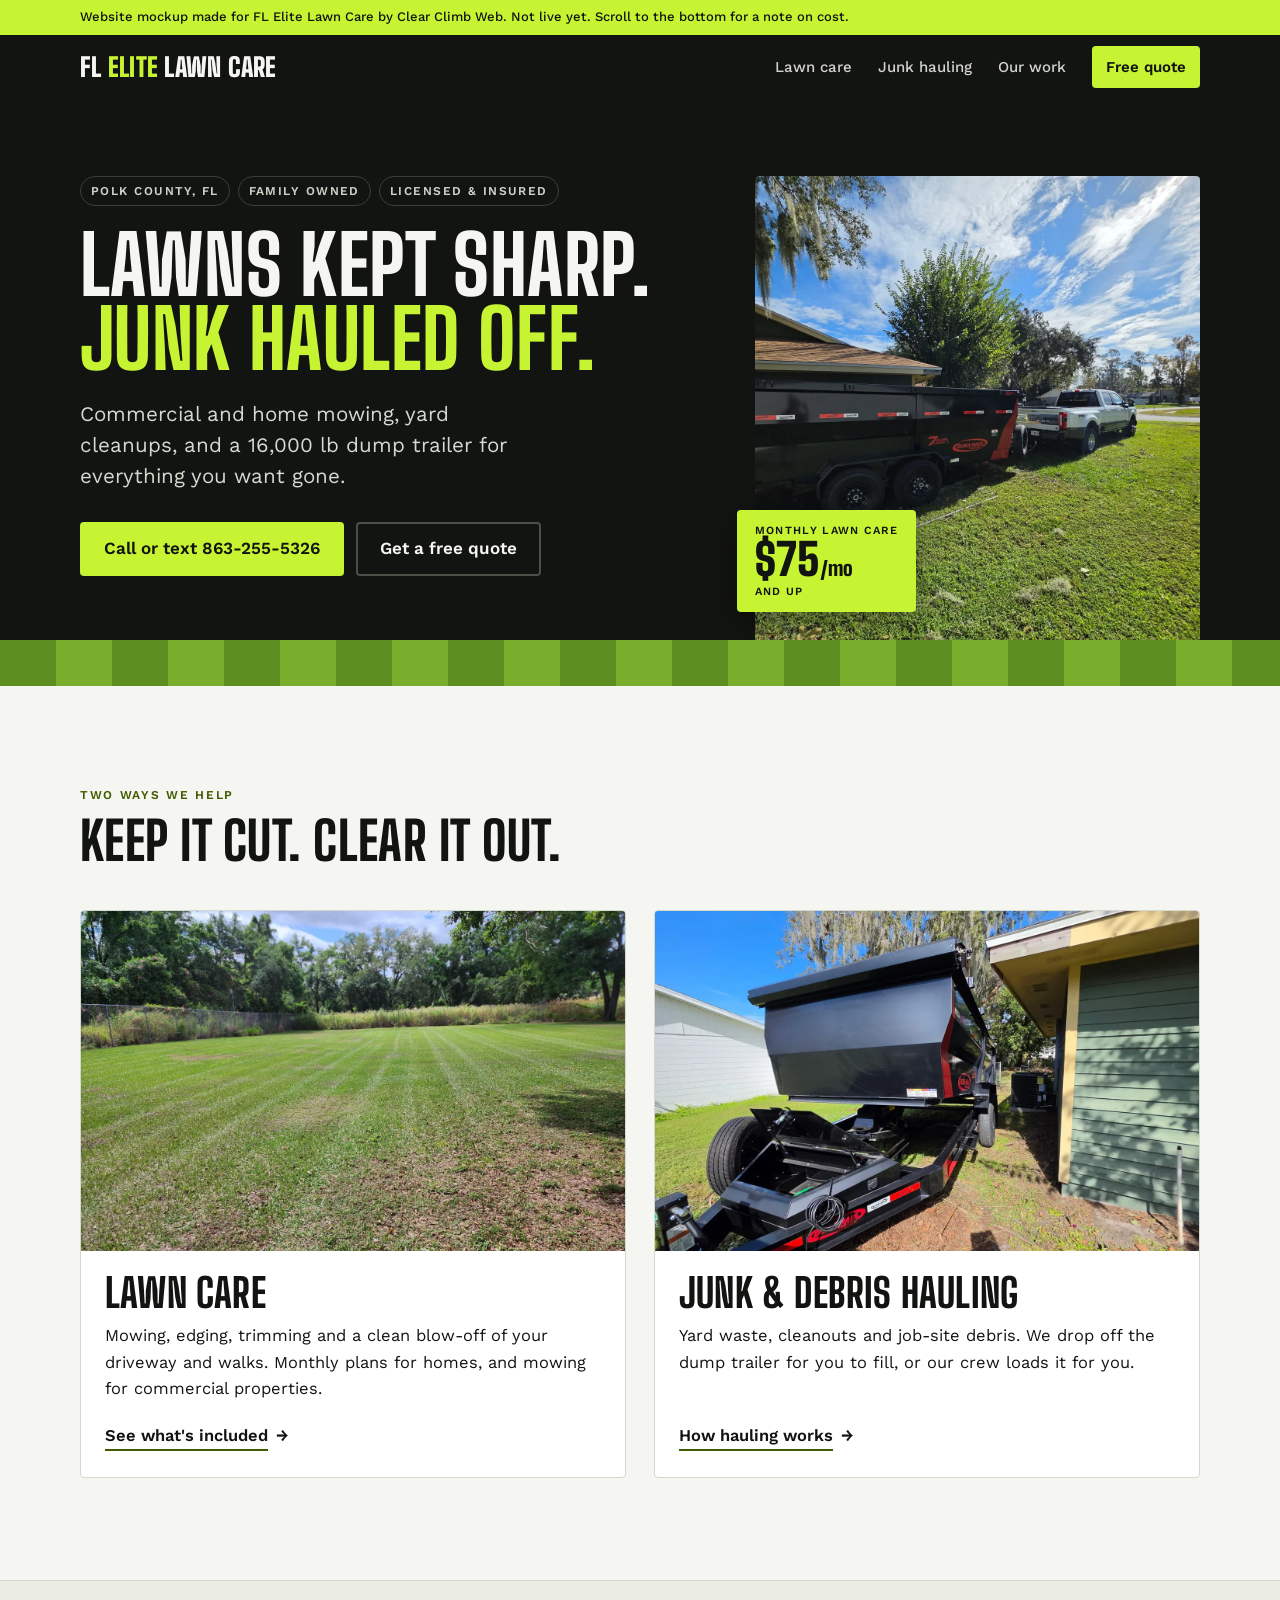
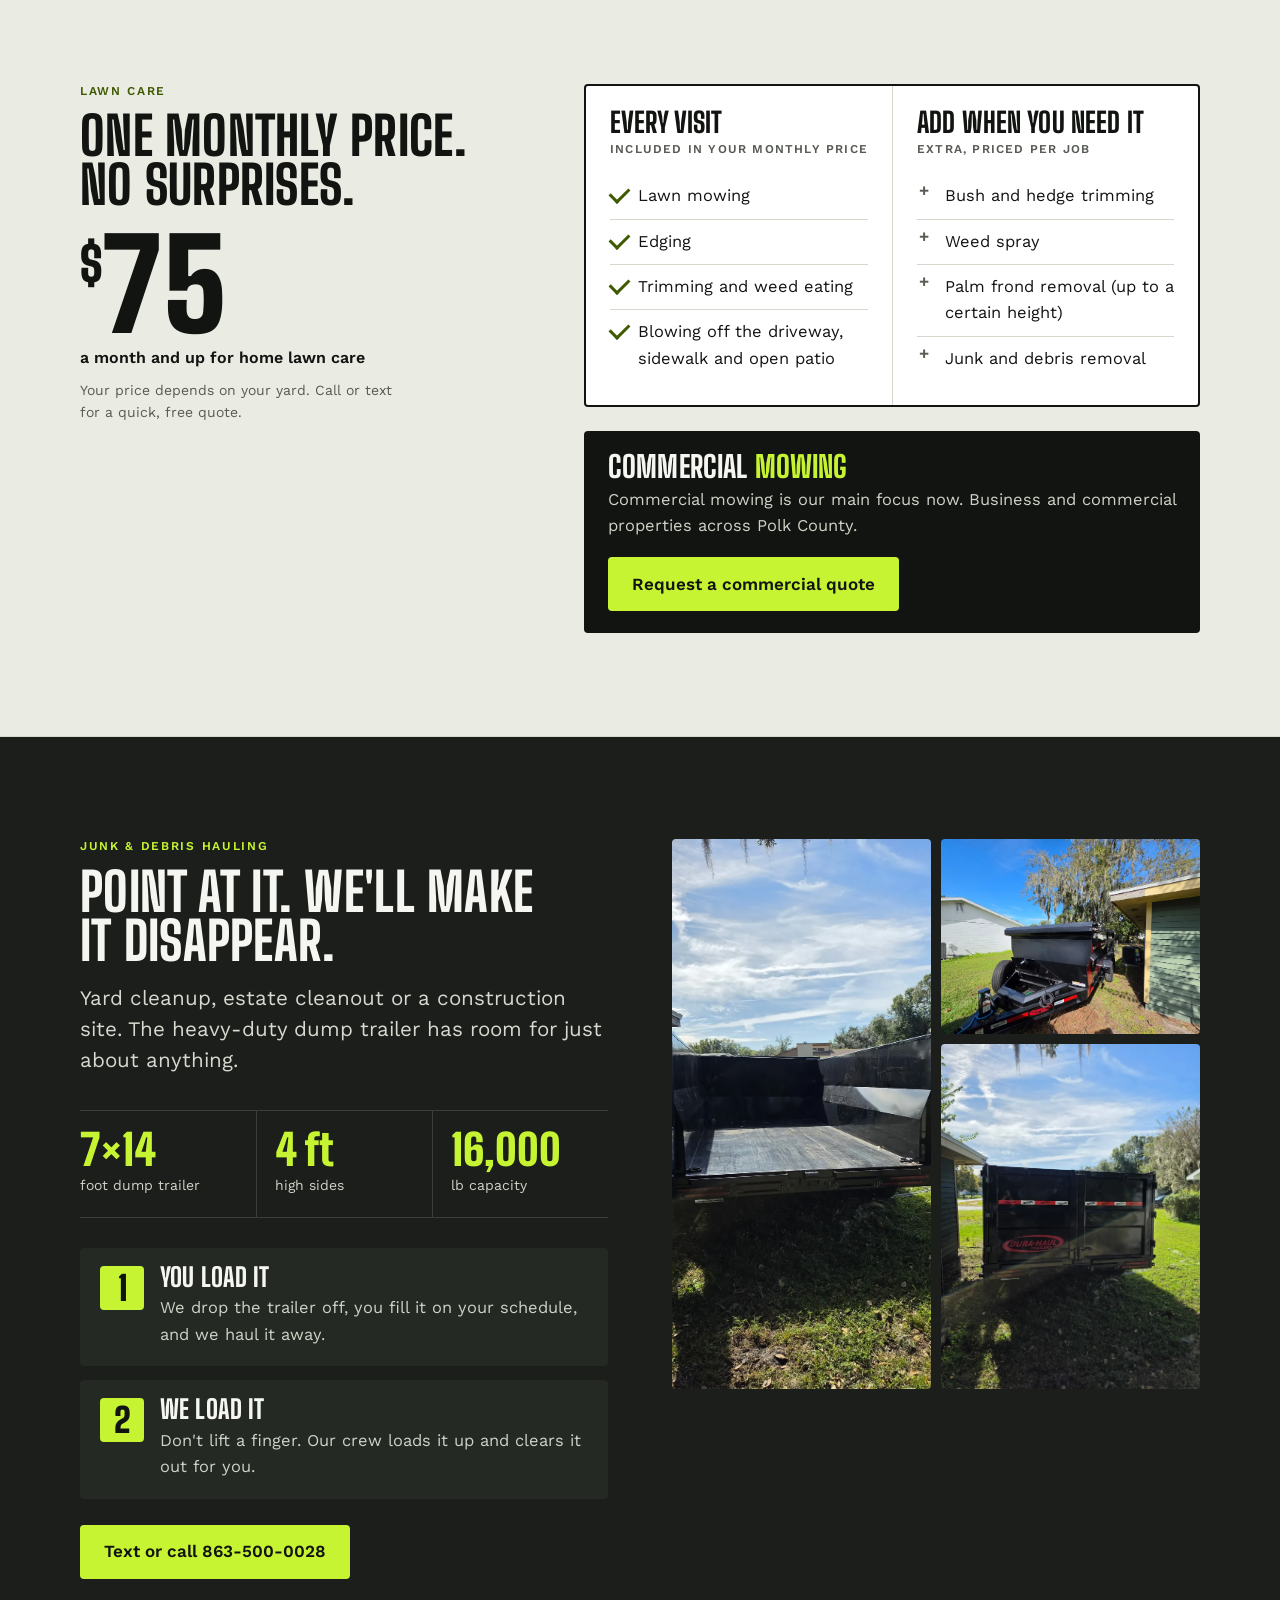
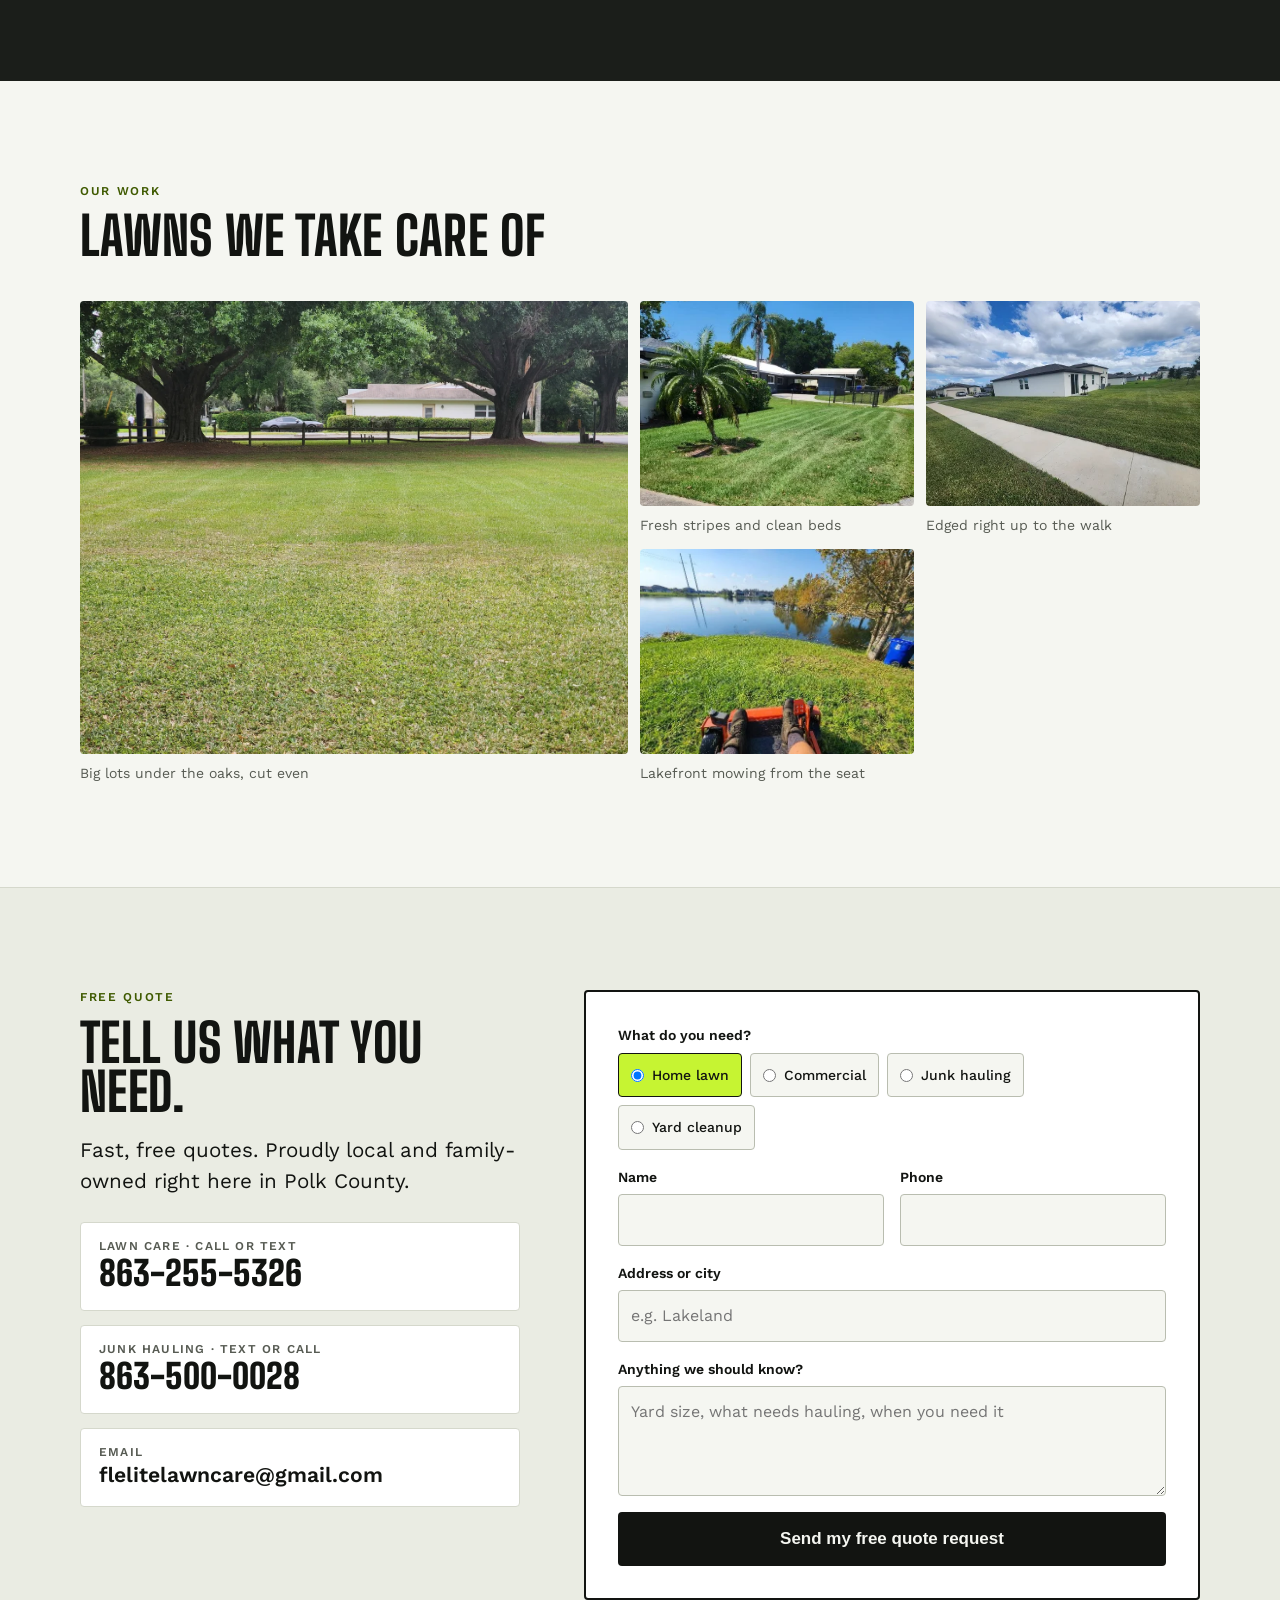
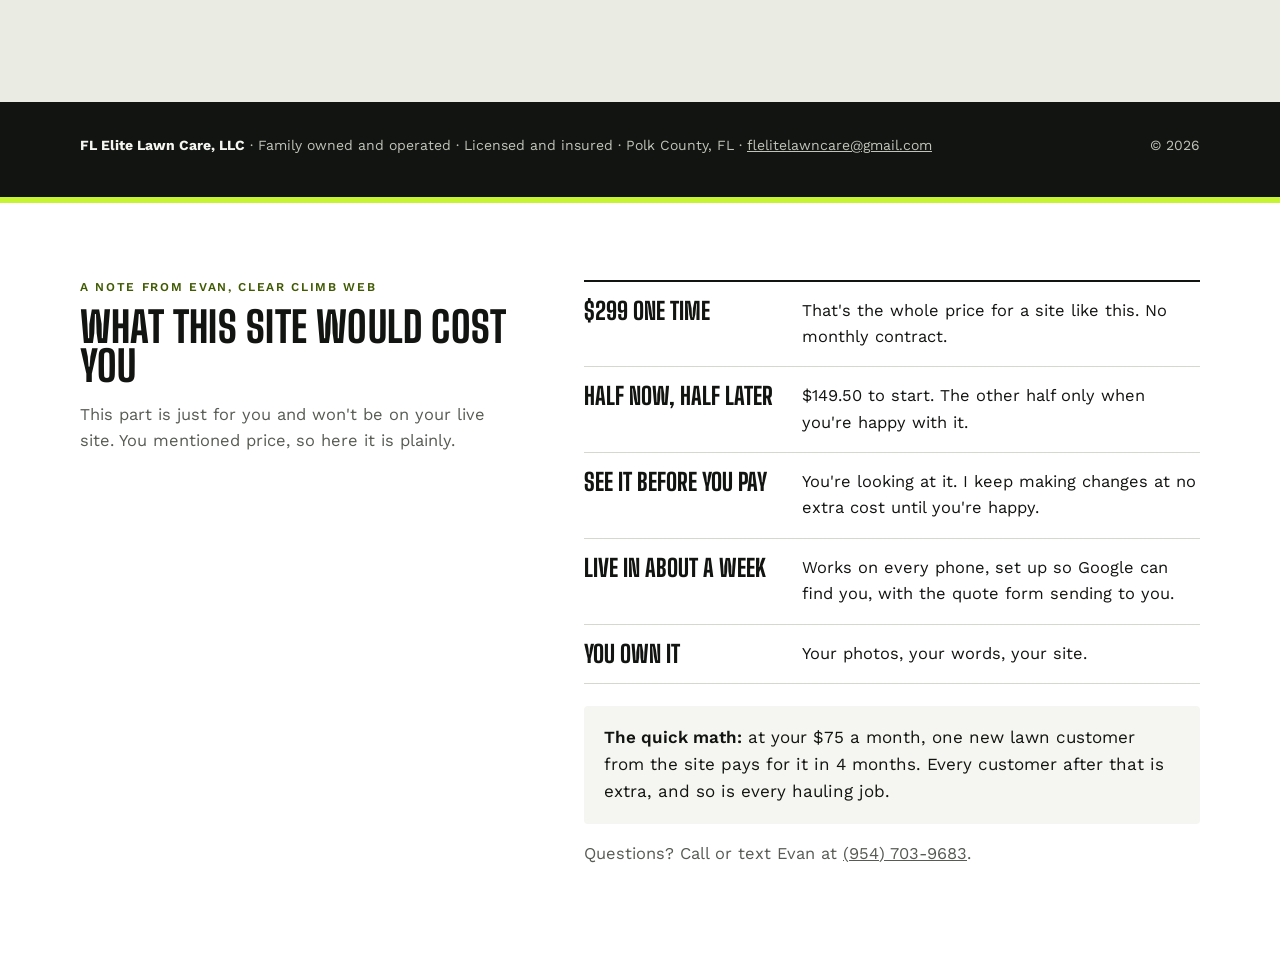
<file: mockups/fl-elite/index.html>
<!DOCTYPE html>
<html lang="en">
<head>
<meta charset="utf-8">
<meta name="viewport" content="width=device-width, initial-scale=1">
<title>Lawn Care &amp; Junk Hauling, Polk County | FL Elite Lawn Care</title>
<meta name="description" content="FL Elite Lawn Care, LLC: family-owned lawn mowing, commercial properties, junk and yard debris removal, and dump trailer service in Polk County, FL.">
<meta name="robots" content="noindex">
<meta property="og:title" content="FL Elite Lawn Care | Lawn care &amp; junk hauling in Polk County">
<meta property="og:image" content="og.jpg">
<link rel="icon" href="data:image/svg+xml,%3Csvg xmlns='http://www.w3.org/2000/svg' viewBox='0 0 32 32'%3E%3Crect width='32' height='32' rx='4' fill='%23121411'/%3E%3Cpath d='M6 26V8h4v18zm8 0V8h4v18zm8 0V8h4v18z' fill='%23c6f432'/%3E%3C/svg%3E">
<link rel="preconnect" href="https://fonts.googleapis.com">
<link rel="preconnect" href="https://fonts.gstatic.com" crossorigin>
<link href="https://fonts.googleapis.com/css2?family=Big+Shoulders+Display:wght@700;800;900&family=Work+Sans:wght@400;500;600&display=swap" rel="stylesheet">
<script type="application/ld+json">
{"@context":"https://schema.org","@type":"LocalBusiness","name":"FL Elite Lawn Care, LLC","telephone":"+1-863-255-5326","email":"flelitelawncare@gmail.com",
"areaServed":"Polk County, FL","address":{"@type":"PostalAddress","addressRegion":"FL","addressCountry":"US"},
"makesOffer":[{"@type":"Offer","name":"Monthly lawn care","priceSpecification":{"@type":"UnitPriceSpecification","price":"75","priceCurrency":"USD","unitText":"month","description":"As low as"}}]}
</script>
<style>
:root{
  --paper:#f5f6f1; --paper-2:#eaece3; --ink:#121411; --muted:#575b53; --rule:#d5d8cc;
  --lime:#c6f432; --lime-deep:#3f5a00; --on-ink:#f5f6f1; --night:#1b1e1a;
  --head:"Big Shoulders Display","Arial Narrow",Arial,sans-serif;
  --sans:"Work Sans",system-ui,-apple-system,"Segoe UI",sans-serif;
  --s1:clamp(15px,.95rem + .1vw,17px);
  --s2:clamp(18px,1.05rem + .3vw,21px);
  --s3:clamp(34px,1.4rem + 2.4vw,60px);
  --s4:clamp(48px,1.4rem + 4.6vw,92px);
  --max:1200px; --r:4px;
}
*{box-sizing:border-box}
html{-webkit-text-size-adjust:100%;scroll-behavior:smooth}
@media (prefers-reduced-motion:reduce){html{scroll-behavior:auto}}
body{margin:0;background:var(--paper);color:var(--ink);font:400 var(--s1)/1.6 var(--sans)}
img{display:block;max-width:100%;height:auto}
a{color:inherit}
.wrap{max-width:var(--max);margin:0 auto;padding:0 clamp(18px,4vw,40px)}
:focus-visible{outline:3px solid var(--lime);outline-offset:2px}
h1,h2,h3{font-family:var(--head);font-weight:800;text-transform:uppercase;letter-spacing:.005em;margin:0;line-height:.92}

.mock{background:var(--lime);color:var(--ink);font-size:13px;font-weight:500}
.mock .wrap{padding-top:7px;padding-bottom:7px}

/* header */
.top{position:sticky;top:0;z-index:20;background:var(--ink);color:var(--on-ink)}
.top .wrap{display:flex;align-items:center;justify-content:space-between;gap:16px;min-height:64px}
.brand{font:900 26px/1 var(--head);text-transform:uppercase;text-decoration:none;letter-spacing:.01em}
.brand b{color:var(--lime);font-weight:900}
.nav{display:flex;gap:26px;align-items:center;font-weight:500;font-size:15px}
.nav a{text-decoration:none;opacity:.85}
.nav a:hover{opacity:1}
.nav .pill{opacity:1;background:var(--lime);color:var(--ink);padding:9px 14px;border-radius:var(--r);font-weight:600}

/* hero */
.hero{background:var(--ink);color:var(--on-ink);padding:clamp(36px,6vw,80px) 0 0;overflow:hidden}
.hero-grid{display:grid;grid-template-columns:7fr 5fr;gap:clamp(24px,4vw,56px);align-items:end}
.kicker{display:flex;flex-wrap:wrap;gap:8px;margin:0 0 22px;padding:0;list-style:none}
.kicker li{font:600 12px/1 var(--sans);letter-spacing:.12em;text-transform:uppercase;border:1px solid #3a3f37;padding:8px 10px;border-radius:99px;color:#cfd3c7}
h1{font-size:var(--s4)}
h1 span{color:var(--lime)}
.lede{font-size:var(--s2);line-height:1.5;color:#d6d9cf;max-width:34ch;margin:22px 0 0}
.actions{display:flex;flex-wrap:wrap;gap:12px;margin:30px 0 clamp(36px,5vw,64px)}
.btn{display:inline-flex;align-items:center;justify-content:center;min-height:54px;padding:0 22px;border-radius:var(--r);font-weight:600;text-decoration:none;font-size:17px;border:2px solid transparent}
.btn-lime{background:var(--lime);color:var(--ink)}
.btn-lime:hover{background:#d8ff5a}
.btn-ghost{border-color:#4a5045;color:var(--on-ink)}
.btn-ghost:hover{border-color:var(--on-ink)}
.btn-ink{background:var(--ink);color:var(--on-ink)}
.hero-photo{position:relative;align-self:stretch;min-height:360px}
.hero-photo img{position:absolute;inset:0;width:100%;height:100%;object-fit:cover;border-radius:var(--r) var(--r) 0 0}
.price-tag{position:absolute;left:-18px;bottom:28px;background:var(--lime);color:var(--ink);padding:14px 18px;border-radius:var(--r);box-shadow:0 10px 30px rgba(0,0,0,.35)}
.price-tag small{display:block;font:600 11px/1.2 var(--sans);letter-spacing:.12em;text-transform:uppercase}
.price-tag b{font:900 44px/1 var(--head)}
.price-tag b em{font-style:normal;font-size:20px}

/* signature: mowing stripes */
.stripes{height:46px;background:repeating-linear-gradient(90deg,#5c8f1f 0 56px,#79ad2c 56px 112px)}

/* two lanes */
section{padding:clamp(60px,8vw,110px) 0}
.eyebrow{font:600 12px/1.2 var(--sans);letter-spacing:.14em;text-transform:uppercase;color:var(--lime-deep);margin:0 0 14px}
h2{font-size:var(--s3)}
.intro{max-width:56ch;margin:18px 0 0;font-size:var(--s2);line-height:1.5}
.lanes{display:grid;grid-template-columns:1fr 1fr;gap:clamp(16px,2.4vw,28px);margin-top:44px}
.lane{background:#fff;border:1px solid var(--rule);border-radius:var(--r);overflow:hidden;display:flex;flex-direction:column}
.lane .ph{aspect-ratio:16/10;overflow:hidden;background:var(--paper-2)}
.lane .ph img{width:100%;height:100%;object-fit:cover}
.lane .body{padding:24px 24px 26px;display:flex;flex-direction:column;flex:1}
.lane h3{font-size:40px}
.lane p{margin:12px 0 0}
.lane .go{margin-top:auto;padding-top:20px;font-weight:600;text-decoration:none;display:inline-flex;gap:8px}
.lane .go span{border-bottom:2px solid var(--lime-deep)}

/* lawn plan */
.plan{background:var(--paper-2);border-top:1px solid var(--rule);border-bottom:1px solid var(--rule)}
.plan-grid{display:grid;grid-template-columns:5fr 7fr;gap:clamp(24px,5vw,72px);align-items:start}
.big-price{font:900 clamp(80px,3rem + 6vw,150px)/.85 var(--head);margin-top:22px}
.big-price sup{font-size:.38em;vertical-align:top;position:relative;top:.25em}
.big-price small{font:600 16px/1.3 var(--sans);display:block;margin-top:10px;text-transform:none}
.plan-note{color:var(--muted);font-size:14px;margin-top:10px;max-width:36ch}
.cols{display:grid;grid-template-columns:1fr 1fr;border:2px solid var(--ink);border-radius:var(--r);background:#fff}
.col{padding:24px}
.col+.col{border-left:1px solid var(--rule)}
.col h3{font-size:28px}
.col h3 small{display:block;font:600 12px/1.4 var(--sans);letter-spacing:.1em;color:var(--muted);margin-top:6px}
.col ul{list-style:none;margin:16px 0 0;padding:0}
.col li{padding:9px 0 9px 28px;border-top:1px solid var(--rule);position:relative}
.col li:first-child{border-top:0}
.col.in li::before{content:"";position:absolute;left:0;top:13px;width:16px;height:9px;border-left:3px solid var(--lime-deep);border-bottom:3px solid var(--lime-deep);transform:rotate(-45deg)}
.col.add li::before{content:"+";position:absolute;left:2px;top:6px;font:800 20px/1 var(--head);color:var(--muted)}
.commercial{margin-top:24px;display:flex;gap:18px;align-items:center;justify-content:space-between;flex-wrap:wrap;background:var(--ink);color:var(--on-ink);border-radius:var(--r);padding:22px 24px}
.commercial h3{font-size:30px}
.commercial h3 span{color:var(--lime)}
.commercial p{margin:6px 0 0;color:#cfd3c7}

/* hauling */
.haul{background:var(--night);color:var(--on-ink)}
.haul .eyebrow{color:var(--lime)}
.haul-grid{display:grid;grid-template-columns:6fr 6fr;gap:clamp(24px,5vw,64px);align-items:start}
.haul .intro{color:#d6d9cf}
.specs{display:grid;grid-template-columns:repeat(3,1fr);margin:34px 0 0;border-top:1px solid #3a3f37;border-bottom:1px solid #3a3f37}
.specs div{padding:18px 0}
.specs div+div{padding-left:18px;border-left:1px solid #3a3f37}
.specs b{display:block;font:900 clamp(34px,1.4rem + 1.6vw,52px)/1 var(--head);color:var(--lime)}
.specs span{font-size:14px;color:#cfd3c7}
.ways{display:grid;gap:14px;margin-top:30px}
.way{display:grid;grid-template-columns:auto 1fr;gap:16px;align-items:start;background:#252923;border-radius:var(--r);padding:18px 20px}
.way i{font:900 34px/1 var(--head);font-style:normal;color:var(--ink);background:var(--lime);border-radius:var(--r);width:44px;height:44px;display:grid;place-items:center}
.way h3{font-size:26px}
.way p{margin:6px 0 0;color:#cfd3c7}
.uses{margin:22px 0 0;color:#cfd3c7}
.haul .btn-lime{margin-top:26px}
.mosaic{display:grid;grid-template-columns:1fr 1fr;gap:10px}
.mosaic img{width:100%;height:100%;object-fit:cover;border-radius:var(--r)}
.mosaic .tall{grid-row:span 2}

/* work */
.work-grid{display:grid;grid-template-columns:2fr 1fr 1fr;grid-template-rows:auto auto;gap:12px;margin-top:40px}
.work-grid .wide{grid-row:span 2;display:flex;flex-direction:column}
.work-grid .wide img{flex:1;min-height:0;aspect-ratio:auto}
figure{margin:0}
.work-grid img{width:100%;aspect-ratio:4/3;object-fit:cover;border-radius:var(--r)}
figcaption{font-size:14px;color:var(--muted);margin-top:8px}

/* quote */
.quote{background:var(--paper-2);border-top:1px solid var(--rule)}
.quote-grid{display:grid;grid-template-columns:5fr 7fr;gap:clamp(24px,5vw,72px);align-items:start}
.phones{margin-top:26px;display:grid;gap:14px}
.phone{display:block;text-decoration:none;background:#fff;border:1px solid var(--rule);border-radius:var(--r);padding:16px 18px}
.phone small{display:block;font:600 12px/1.3 var(--sans);letter-spacing:.1em;text-transform:uppercase;color:var(--muted)}
.phone b{font:900 34px/1.1 var(--head)}
.phone b.mail{font:600 clamp(17px,1rem + .4vw,22px)/1.3 var(--sans);word-break:break-all}
form{background:#fff;border:2px solid var(--ink);border-radius:var(--r);padding:clamp(20px,3vw,32px);display:grid;grid-template-columns:1fr 1fr;gap:16px}
label{display:grid;gap:6px;font-weight:600;font-size:14px}
label.full{grid-column:1/-1}
input,select,textarea{font:inherit;font-weight:400;font-size:16px;padding:12px 12px;border:1px solid #b9bdb0;border-radius:var(--r);background:var(--paper);color:var(--ink);width:100%}
textarea{min-height:110px;resize:vertical}
.seg{display:flex;gap:8px;flex-wrap:wrap}
.seg label{display:flex;align-items:center;gap:8px;font-weight:500;border:1px solid #b9bdb0;border-radius:var(--r);padding:10px 12px;cursor:pointer;background:var(--paper)}
.seg input{width:auto;margin:0}
.seg label:has(input:checked){border-color:var(--ink);background:var(--lime)}
form .btn{grid-column:1/-1;border:0;cursor:pointer;width:100%}
.done{grid-column:1/-1;margin:0;background:var(--lime);padding:12px 14px;border-radius:var(--r);font-weight:500}

footer{background:var(--ink);color:#bfc3b8;padding:32px 0 40px;font-size:14px}
footer .wrap{display:flex;flex-wrap:wrap;justify-content:space-between;gap:12px}
footer b{color:var(--on-ink)}

/* note from Evan */
.note{background:#fff;border-top:6px solid var(--lime);padding:clamp(48px,6vw,80px) 0}
.note-grid{display:grid;grid-template-columns:5fr 7fr;gap:clamp(24px,5vw,72px)}
.note h2{font-size:clamp(30px,1.2rem + 1.8vw,48px)}
.note .who{margin-top:16px;color:var(--muted)}
.facts{display:grid;gap:0;border-top:2px solid var(--ink)}
.fact{display:grid;grid-template-columns:200px 1fr;gap:18px;padding:16px 0;border-bottom:1px solid var(--rule)}
.fact b{font:800 24px/1.1 var(--head);text-transform:uppercase}
.fact p{margin:0}
.math{margin-top:22px;background:var(--paper);border-radius:var(--r);padding:18px 20px;font-size:17px}
.math b{font-weight:600}

.callbar{display:none}

@media (max-width:980px){
  .nav a:not(.pill){display:none}
  .hero-grid,.plan-grid,.haul-grid,.quote-grid,.note-grid{grid-template-columns:1fr}
  .hero-photo{min-height:280px;margin:0 calc(-1 * clamp(18px,4vw,40px))}
  .hero-photo img{border-radius:0}
  .price-tag{left:18px}
}
@media (max-width:700px){
  .lanes,.cols{grid-template-columns:1fr}
  .col+.col{border-left:0;border-top:1px solid var(--rule)}
  .work-grid{grid-template-columns:1fr 1fr}
  .work-grid .wide{grid-column:1/-1;grid-row:auto}
  .work-grid .wide img{height:auto;aspect-ratio:4/3}
  form{grid-template-columns:1fr}
  .fact{grid-template-columns:1fr;gap:4px}
  .specs div+div{padding-left:12px}
  .specs b{font-size:30px}
  .specs span{font-size:13px}
  .brand{font-size:21px}
  .nav .pill{white-space:nowrap;padding:8px 11px}
  .callbar{display:flex;gap:8px;position:fixed;left:0;right:0;bottom:0;z-index:30;background:var(--ink);padding:10px 12px calc(10px + env(safe-area-inset-bottom))}
  .callbar a{flex:1;display:flex;justify-content:center;align-items:center;min-height:48px;border-radius:var(--r);text-decoration:none;font-weight:600}
  .callbar a:first-child{background:var(--lime);color:var(--ink)}
  .callbar a+a{border:1px solid #4a5045;color:var(--on-ink)}
  body{padding-bottom:72px}
}
</style>
</head>
<body>

<div class="mock"><div class="wrap">Website mockup made for FL Elite Lawn Care by Clear Climb Web. Not live yet. Scroll to the bottom for a note on cost.</div></div>

<header class="top">
  <div class="wrap">
    <a class="brand" href="#top">FL <b>Elite</b> Lawn Care</a>
    <nav class="nav" aria-label="Main">
      <a href="#lawn">Lawn care</a>
      <a href="#hauling">Junk hauling</a>
      <a href="#work">Our work</a>
      <a class="pill" href="#quote">Free quote</a>
    </nav>
  </div>
</header>

<main id="top">
  <div class="hero">
    <div class="wrap hero-grid">
      <div>
        <ul class="kicker"><li>Polk County, FL</li><li>Family owned</li><li>Licensed &amp; insured</li></ul>
        <h1>Lawns kept sharp. <span>Junk hauled off.</span></h1>
        <p class="lede">Commercial and home mowing, yard cleanups, and a 16,000 lb dump trailer for everything you want gone.</p>
        <div class="actions">
          <a class="btn btn-lime" href="tel:+18632555326">Call or text 863-255-5326</a>
          <a class="btn btn-ghost" href="#quote">Get a free quote</a>
        </div>
      </div>
      <div class="hero-photo">
        <img src="img/truck.webp" width="1600" height="1200" alt="FL Elite's black Dura-Haul dump trailer hitched to a white pickup on a freshly cut lawn">
        <div class="price-tag"><small>Monthly lawn care</small><b>$75<em>/mo</em></b><small>and up</small></div>
      </div>
    </div>
  </div>
  <div class="stripes" role="presentation"></div>

  <section aria-labelledby="two">
    <div class="wrap">
      <p class="eyebrow">Two ways we help</p>
      <h2 id="two">Keep it cut. Clear it out.</h2>
      <div class="lanes">
        <article class="lane" id="lawn-lane">
          <div class="ph"><img src="img/stripes.webp" width="1400" height="1050" loading="lazy" alt="Large lawn freshly mowed in straight stripes along a fence line"></div>
          <div class="body">
            <h3>Lawn care</h3>
            <p>Mowing, edging, trimming and a clean blow-off of your driveway and walks. Monthly plans for homes, and mowing for commercial properties.</p>
            <a class="go" href="#lawn"><span>See what's included</span> →</a>
          </div>
        </article>
        <article class="lane">
          <div class="ph"><img src="img/dump.webp" width="1400" height="1050" loading="lazy" alt="Dump trailer with the bed raised, parked beside a house"></div>
          <div class="body">
            <h3>Junk &amp; debris hauling</h3>
            <p>Yard waste, cleanouts and job-site debris. We drop off the dump trailer for you to fill, or our crew loads it for you.</p>
            <a class="go" href="#hauling"><span>How hauling works</span> →</a>
          </div>
        </article>
      </div>
    </div>
  </section>

  <section class="plan" id="lawn" aria-labelledby="plan">
    <div class="wrap plan-grid">
      <div>
        <p class="eyebrow">Lawn care</p>
        <h2 id="plan">One monthly price. No surprises.</h2>
        <div class="big-price"><sup>$</sup>75<small>a month and up for home lawn care</small></div>
        <p class="plan-note">Your price depends on your yard. Call or text for a quick, free quote.</p>
      </div>
      <div>
        <div class="cols">
          <div class="col in">
            <h3>Every visit<small>INCLUDED IN YOUR MONTHLY PRICE</small></h3>
            <ul><li>Lawn mowing</li><li>Edging</li><li>Trimming and weed eating</li><li>Blowing off the driveway, sidewalk and open patio</li></ul>
          </div>
          <div class="col add">
            <h3>Add when you need it<small>EXTRA, PRICED PER JOB</small></h3>
            <ul><li>Bush and hedge trimming</li><li>Weed spray</li><li>Palm frond removal (up to a certain height)</li><li>Junk and debris removal</li></ul>
          </div>
        </div>
        <div class="commercial">
          <div><h3>Commercial <span>mowing</span></h3><p>Commercial mowing is our main focus now. Business and commercial properties across Polk County.</p></div>
          <a class="btn btn-lime" href="#quote">Request a commercial quote</a>
        </div>
      </div>
    </div>
  </section>

  <section class="haul" id="hauling" aria-labelledby="haul">
    <div class="wrap haul-grid">
      <div>
        <p class="eyebrow">Junk &amp; debris hauling</p>
        <h2 id="haul">Point at it. We'll make it&nbsp;disappear.</h2>
        <p class="intro">Yard cleanup, estate cleanout or a construction site. The heavy-duty dump trailer has room for just about anything.</p>
        <div class="specs">
          <div><b>7×14</b><span>foot dump trailer</span></div>
          <div><b>4 ft</b><span>high sides</span></div>
          <div><b>16,000</b><span>lb capacity</span></div>
        </div>
        <div class="ways">
          <div class="way"><i>1</i><div><h3>You load it</h3><p>We drop the trailer off, you fill it on your schedule, and we haul it away.</p></div></div>
          <div class="way"><i>2</i><div><h3>We load it</h3><p>Don't lift a finger. Our crew loads it up and clears it out for you.</p></div></div>
        </div>
        <a class="btn btn-lime" href="tel:+18635000028">Text or call 863-500-0028</a>
      </div>
      <div class="mosaic">
        <img class="tall" src="img/open.webp" width="1100" height="1467" loading="lazy" alt="Inside the empty dump trailer with both rear doors open">
        <img src="img/front.webp" width="1400" height="1050" loading="lazy" alt="Front of the dump trailer and toolbox">
        <img src="img/back.webp" width="1100" height="1467" loading="lazy" alt="Rear doors of the Dura-Haul dump trailer closed">
      </div>
    </div>
  </section>

  <section id="work" aria-labelledby="work-h">
    <div class="wrap">
      <p class="eyebrow">Our work</p>
      <h2 id="work-h">Lawns we take care of</h2>
      <div class="work-grid">
        <figure class="wide"><img src="img/oaks.webp" width="1400" height="1050" loading="lazy" alt="Wide lawn under big oak trees, evenly cut, with a split-rail fence"><figcaption>Big lots under the oaks, cut even</figcaption></figure>
        <figure><img src="img/lawn1.webp" width="351" height="294" loading="lazy" alt="Striped front lawn with a palm tree and clean edges"><figcaption>Fresh stripes and clean beds</figcaption></figure>
        <figure><img src="img/lawn2.webp" width="396" height="294" loading="lazy" alt="Mowed lawn along a sidewalk in front of a new home"><figcaption>Edged right up to the walk</figcaption></figure>
        <figure><img src="img/mower.webp" width="564" height="423" loading="lazy" alt="View from the seat of a zero-turn mower cutting grass beside a lake"><figcaption>Lakefront mowing from the seat</figcaption></figure>
      </div>
    </div>
  </section>

  <section class="quote" id="quote" aria-labelledby="quote-h">
    <div class="wrap quote-grid">
      <div>
        <p class="eyebrow">Free quote</p>
        <h2 id="quote-h">Tell us what you need.</h2>
        <p class="intro">Fast, free quotes. Proudly local and family-owned right here in Polk County.</p>
        <div class="phones">
          <a class="phone" href="tel:+18632555326"><small>Lawn care · call or text</small><b>863-255-5326</b></a>
          <a class="phone" href="tel:+18635000028"><small>Junk hauling · text or call</small><b>863-500-0028</b></a>
          <a class="phone" href="mailto:flelitelawncare@gmail.com"><small>Email</small><b class="mail">flelitelawncare@gmail.com</b></a>
        </div>
      </div>
      <form id="qf" novalidate>
        <label class="full">What do you need?
          <span class="seg" role="radiogroup">
            <label><input type="radio" name="svc" value="Home lawn care" checked> Home lawn</label>
            <label><input type="radio" name="svc" value="Commercial mowing"> Commercial</label>
            <label><input type="radio" name="svc" value="Junk hauling"> Junk hauling</label>
            <label><input type="radio" name="svc" value="Yard cleanup"> Yard cleanup</label>
          </span>
        </label>
        <label>Name<input name="name" autocomplete="name" required></label>
        <label>Phone<input name="phone" type="tel" autocomplete="tel" required></label>
        <label class="full">Address or city<input name="where" autocomplete="street-address" placeholder="e.g. Lakeland"></label>
        <label class="full">Anything we should know?<textarea name="msg" placeholder="Yard size, what needs hauling, when you need it"></textarea></label>
        <button class="btn btn-ink" type="submit">Send my free quote request</button>
        <p class="done" id="done" hidden>Mockup only: on the live site this request goes straight to your phone and email.</p>
      </form>
    </div>
  </section>
</main>

<footer>
  <div class="wrap">
    <span><b>FL Elite Lawn Care, LLC</b> · Family owned and operated · Licensed and insured · Polk County, FL · <a href="mailto:flelitelawncare@gmail.com">flelitelawncare@gmail.com</a></span>
    <span>&copy; <span id="yr">2026</span></span>
  </div>
</footer>

<aside class="note" aria-labelledby="note-h">
  <div class="wrap note-grid">
    <div>
      <p class="eyebrow">A note from Evan, Clear Climb Web</p>
      <h2 id="note-h">What this site would cost you</h2>
      <p class="who">This part is just for you and won't be on your live site. You mentioned price, so here it is plainly.</p>
    </div>
    <div>
      <div class="facts">
        <div class="fact"><b>$299 one time</b><p>That's the whole price for a site like this. No monthly contract.</p></div>
        <div class="fact"><b>Half now, half later</b><p>$149.50 to start. The other half only when you're happy with it.</p></div>
        <div class="fact"><b>See it before you pay</b><p>You're looking at it. I keep making changes at no extra cost until you're happy.</p></div>
        <div class="fact"><b>Live in about a week</b><p>Works on every phone, set up so Google can find you, with the quote form sending to you.</p></div>
        <div class="fact"><b>You own it</b><p>Your photos, your words, your site.</p></div>
      </div>
      <p class="math"><b>The quick math:</b> at your $75 a month, one new lawn customer from the site pays for it in 4 months. Every customer after that is extra, and so is every hauling job.</p>
      <p class="who">Questions? Call or text Evan at <a href="tel:+19547039683">(954) 703-9683</a>.</p>
    </div>
  </div>
</aside>

<div class="callbar"><a href="tel:+18632555326">Call or text</a><a href="#quote">Free quote</a></div>

<script>
document.getElementById('yr').textContent=new Date().getFullYear();
document.getElementById('qf').addEventListener('submit',function(e){e.preventDefault();var d=document.getElementById('done');d.hidden=false;d.scrollIntoView({block:'nearest',behavior:'smooth'});});
</script>
</body>
</html>
</file>
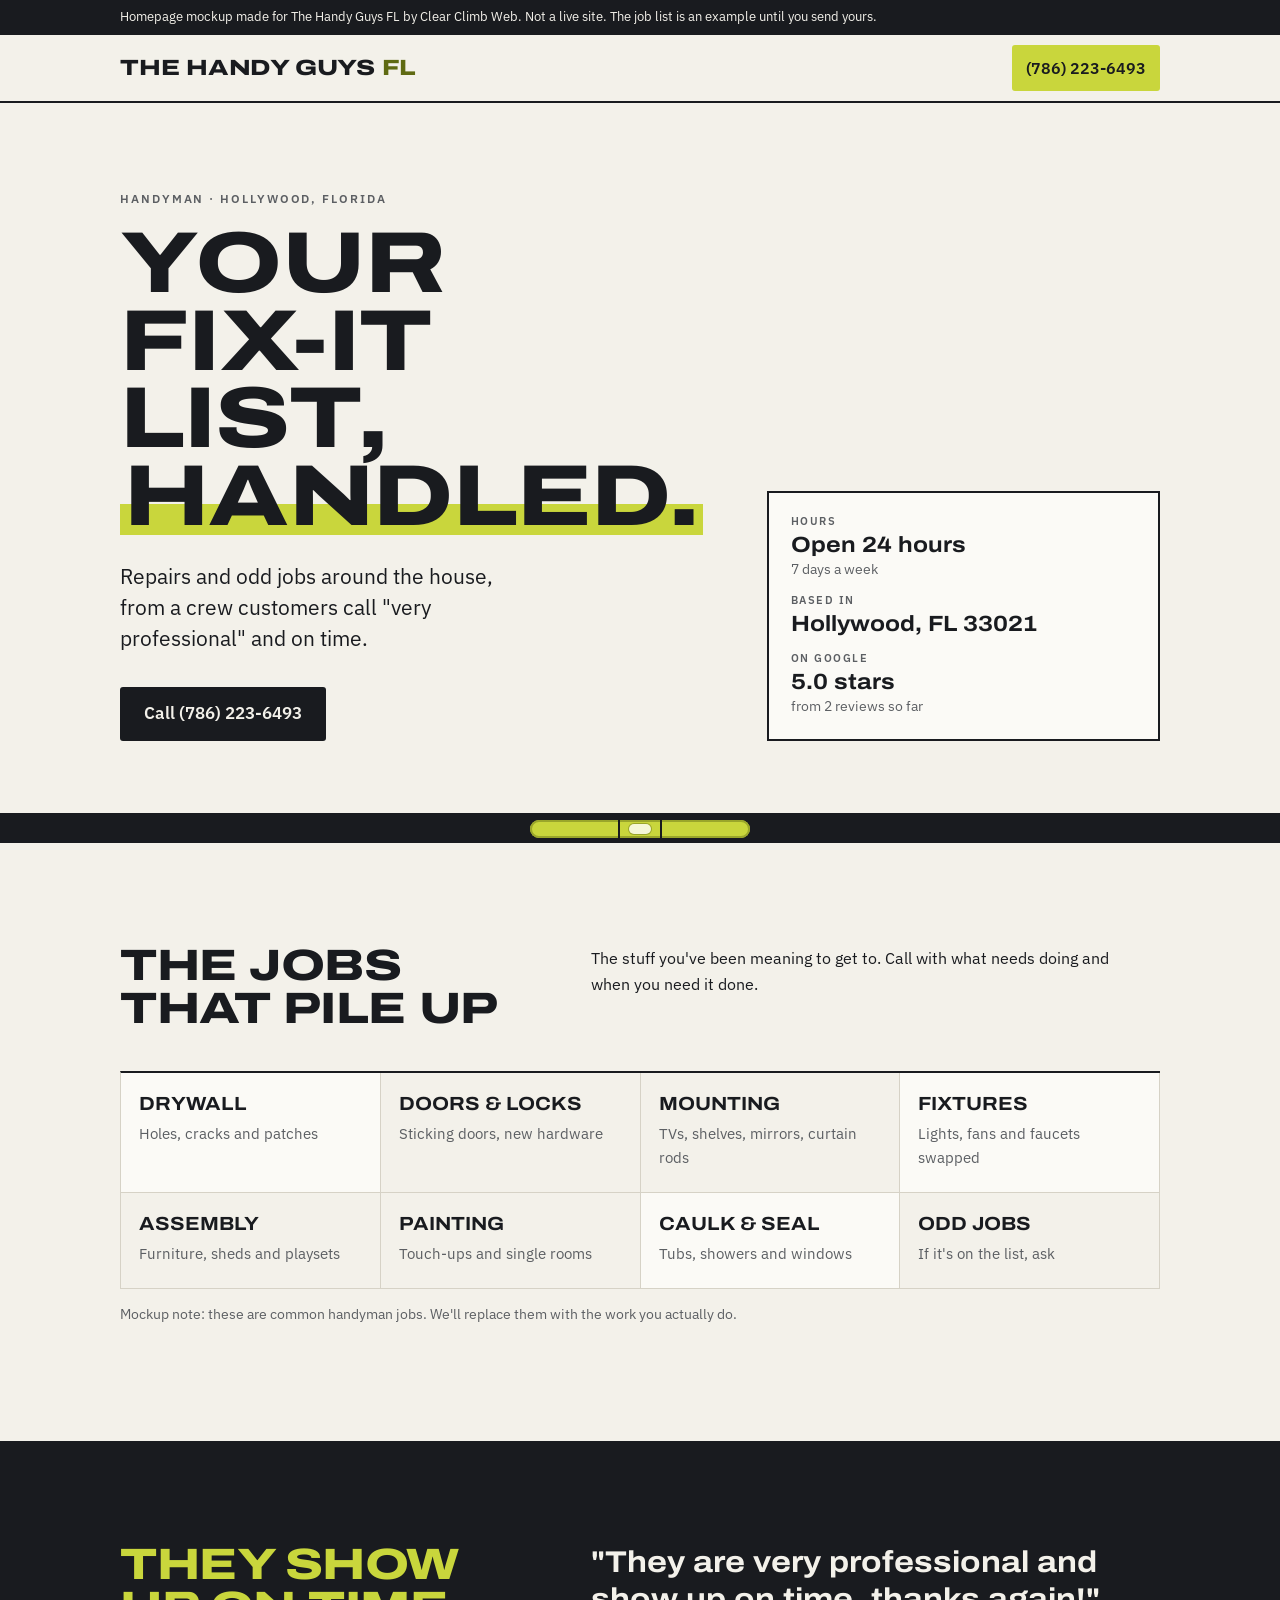
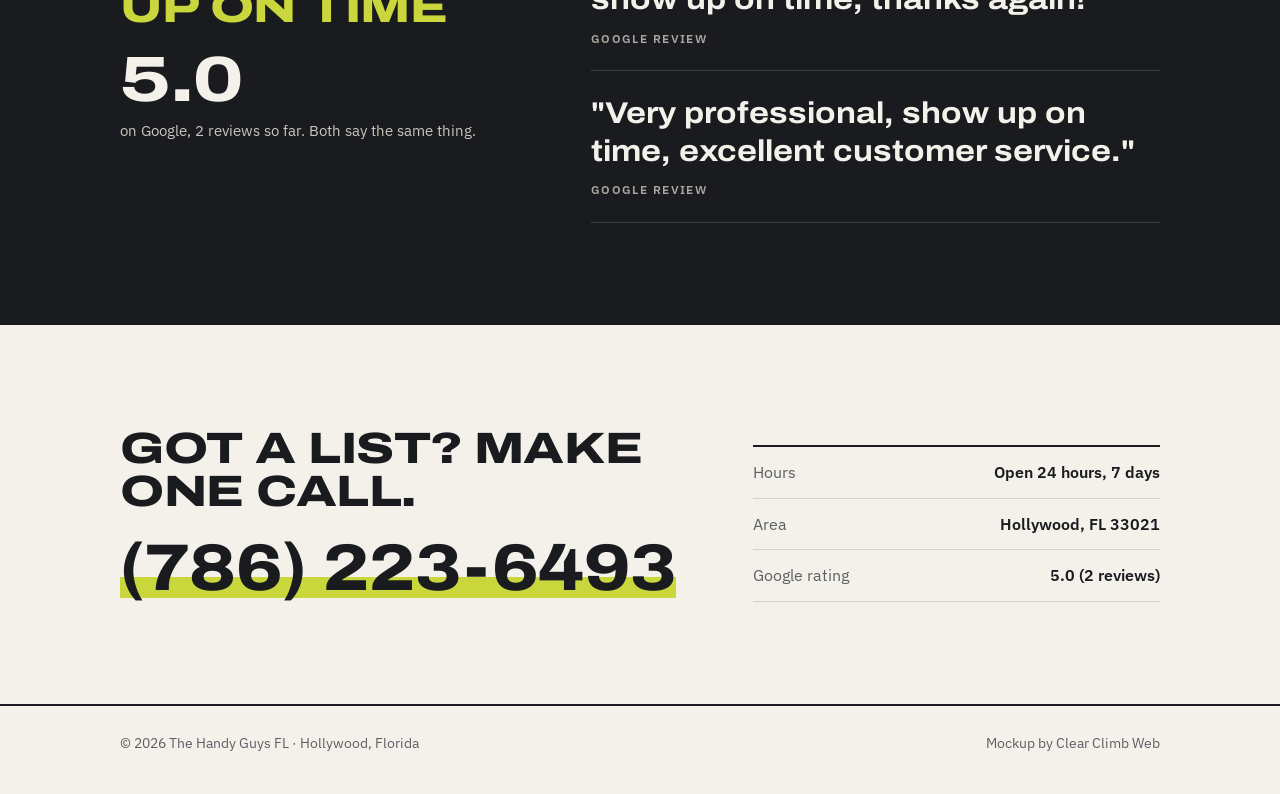
<file: mockups/handy-guys-fl/index.html>
<!DOCTYPE html>
<html lang="en">
<head>
<meta charset="utf-8">
<meta name="viewport" content="width=device-width, initial-scale=1">
<title>Handyman in Hollywood, FL | The Handy Guys FL</title>
<meta name="description" content="The Handy Guys FL: handyman repairs and odd jobs around the house in Hollywood, Florida. Call (786) 223-6493. Listed open 24 hours, 7 days a week.">
<meta name="robots" content="noindex">
<meta property="og:title" content="The Handy Guys FL | Handyman in Hollywood, FL">
<meta property="og:image" content="og.jpg">
<link rel="icon" href="data:image/svg+xml,%3Csvg xmlns='http://www.w3.org/2000/svg' viewBox='0 0 32 32'%3E%3Crect width='32' height='32' rx='3' fill='%23191b1f'/%3E%3Crect x='6' y='13' width='20' height='6' rx='3' fill='%23c9d63c'/%3E%3Ccircle cx='16' cy='16' r='2' fill='%23191b1f'/%3E%3C/svg%3E">
<link rel="preconnect" href="https://fonts.googleapis.com">
<link rel="preconnect" href="https://fonts.gstatic.com" crossorigin>
<link href="https://fonts.googleapis.com/css2?family=Archivo:wdth,wght@112,700;125,800&family=IBM+Plex+Sans:wght@400;500;600&display=swap" rel="stylesheet">
<script type="application/ld+json">
{"@context":"https://schema.org","@type":"HomeAndConstructionBusiness","name":"The Handy Guys FL","telephone":"+1-786-223-6493",
"address":{"@type":"PostalAddress","addressLocality":"Hollywood","addressRegion":"FL","postalCode":"33021","addressCountry":"US"},
"openingHours":"Mo-Su 00:00-23:59"}
</script>
<style>
:root{
  --paper:#f3f1ea; --paper-2:#e9e6dc; --ink:#191b1f; --muted:#5c5f63; --rule:#d6d2c6;
  --vial:#c9d63c; --vial-deep:#5f6a12; --on-ink:#f3f1ea;
  --head:"Archivo","Arial Narrow",Arial,sans-serif;
  --sans:"IBM Plex Sans",system-ui,-apple-system,"Segoe UI",sans-serif;
  --s1:clamp(15px,.95rem + .1vw,17px);
  --s2:clamp(18px,1.05rem + .3vw,21px);
  --s3:clamp(28px,1.3rem + 1.8vw,46px);
  --s4:clamp(44px,1.4rem + 5vw,96px);
  --max:1120px; --r:3px;
}
*{box-sizing:border-box}
html{-webkit-text-size-adjust:100%}
body{margin:0;background:var(--paper);color:var(--ink);font:400 var(--s1)/1.6 var(--sans)}
a{color:inherit}
.wrap{max-width:var(--max);margin:0 auto;padding:0 clamp(18px,4vw,40px)}
:focus-visible{outline:2px solid var(--ink);outline-offset:3px}
h1,h2,h3{font-family:var(--head);font-stretch:125%;font-weight:800;text-transform:uppercase;letter-spacing:-.01em;margin:0}

.mock{background:var(--ink);color:var(--on-ink);font-size:13px}
.mock .wrap{padding-top:7px;padding-bottom:7px}

.top{border-bottom:2px solid var(--ink)}
.top .wrap{display:flex;align-items:center;justify-content:space-between;gap:16px;min-height:66px}
.brand{font:800 22px/1 var(--head);font-stretch:125%;text-transform:uppercase;text-decoration:none;letter-spacing:-.01em}
.brand span{color:var(--vial-deep)}
.top-call{font-weight:600;text-decoration:none;background:var(--vial);padding:10px 14px;border-radius:var(--r);white-space:nowrap}

.hero{padding:clamp(40px,7vw,96px) 0 clamp(40px,6vw,72px)}
.hero-grid{display:grid;grid-template-columns:7fr 5fr;gap:clamp(28px,5vw,72px);align-items:end}
.kicker{font:600 12px/1.2 var(--sans);letter-spacing:.16em;text-transform:uppercase;color:var(--muted);margin:0 0 18px}
h1{font-size:var(--s4);line-height:.9}
h1 .hl{background:linear-gradient(transparent 58%,var(--vial) 58% 92%,transparent 92%);padding:0 .05em}
.lede{font-size:var(--s2);line-height:1.5;max-width:32ch;margin:26px 0 0}
.actions{display:flex;flex-wrap:wrap;gap:12px 22px;align-items:center;margin-top:32px}
.btn{display:inline-flex;align-items:center;min-height:54px;padding:0 24px;background:var(--ink);color:var(--on-ink);text-decoration:none;font-weight:600;border-radius:var(--r);font-size:17px}
.btn:hover{background:#000}
.card{border:2px solid var(--ink);background:#fbfaf6;padding:22px}
.card dl{margin:0;display:grid;gap:14px}
.card dt{font:600 11px/1.2 var(--sans);letter-spacing:.14em;text-transform:uppercase;color:var(--muted)}
.card dd{margin:4px 0 0;font:700 22px/1.2 var(--head);font-stretch:112%}
.card dd small{display:block;font:400 14px/1.4 var(--sans);color:var(--muted);margin-top:2px}

/* signature: spirit level */
.level{position:relative;height:30px;background:var(--ink);border-top:1px solid var(--ink);border-bottom:1px solid var(--ink)}
.level::before{content:"";position:absolute;left:50%;top:6px;width:min(220px,40vw);height:18px;transform:translateX(-50%);
  background:var(--vial);border-radius:9px;box-shadow:inset 0 0 0 2px #9aa62a}
.level::after{content:"";position:absolute;left:50%;top:10px;width:22px;height:10px;transform:translateX(-50%);border-radius:5px;background:#f6f8d6;
  box-shadow:-34px 0 0 -3px transparent, 0 0 0 1px #9aa62a}
.level i{position:absolute;top:6px;height:18px;width:2px;background:var(--ink);left:calc(50% - 22px)}
.level i+i{left:calc(50% + 20px)}

section{padding:clamp(56px,8vw,104px) 0}
.sec-head{display:grid;grid-template-columns:5fr 7fr;gap:clamp(24px,5vw,72px);align-items:start}
h2.big{font-size:var(--s3);line-height:.98}
.sec-head p{margin:0;max-width:52ch}
.jobs{margin-top:40px;display:grid;grid-template-columns:repeat(4,1fr);border-top:2px solid var(--ink);border-left:1px solid var(--rule)}
.job{padding:20px 18px 22px;border-right:1px solid var(--rule);border-bottom:1px solid var(--rule)}
.job b{display:block;font:700 19px/1.2 var(--head);font-stretch:112%;text-transform:uppercase}
.job span{display:block;margin-top:6px;color:var(--muted);font-size:15px}
.job:nth-child(3n+1){background:#fbfaf6}
.note{font-size:14px;color:var(--muted);margin-top:14px}

.proof{background:var(--ink);color:var(--on-ink)}
.proof .grid{display:grid;grid-template-columns:5fr 7fr;gap:clamp(24px,5vw,72px);align-items:start}
.proof h2{color:var(--vial)}
.proof .stars{font:800 64px/1 var(--head);font-stretch:125%;margin-top:18px}
.proof .stars small{display:block;font:400 15px/1.4 var(--sans);color:#c9c7bf;margin-top:8px}
blockquote{margin:0;padding:24px 0;border-bottom:1px solid #3a3d43}
blockquote:first-child{padding-top:0}
blockquote p{margin:0;font:700 clamp(22px,1rem + 1.2vw,30px)/1.25 var(--head);font-stretch:112%}
cite{display:block;margin-top:12px;font:600 12px/1.3 var(--sans);letter-spacing:.12em;text-transform:uppercase;font-style:normal;color:#a9a79f}

.cta .grid{display:grid;grid-template-columns:7fr 5fr;gap:clamp(24px,5vw,72px);align-items:end}
.big-phone{display:inline-block;margin-top:22px;font:800 clamp(38px,1.4rem + 3.4vw,72px)/1 var(--head);font-stretch:112%;text-decoration:none;background:linear-gradient(transparent 62%,var(--vial) 62% 94%,transparent 94%)}
.facts{border-top:2px solid var(--ink)}
.facts div{display:flex;justify-content:space-between;gap:16px;padding:12px 0;border-bottom:1px solid var(--rule)}
.facts span:first-child{color:var(--muted)}
.facts span:last-child{font-weight:600;text-align:right}

footer{border-top:2px solid var(--ink);padding:26px 0 40px;font-size:14px;color:var(--muted)}
footer .wrap{display:flex;flex-wrap:wrap;justify-content:space-between;gap:12px}
.callbar{display:none}

@media (max-width:900px){.jobs{grid-template-columns:repeat(2,1fr)}.job:nth-child(3n+1){background:none}.job:nth-child(4n+1),.job:nth-child(4n+4){background:#fbfaf6}}
@media (max-width:860px){.hero-grid,.sec-head,.proof .grid,.cta .grid{grid-template-columns:1fr}}
@media (max-width:560px){
  .top-call{display:none}
  .jobs{grid-template-columns:1fr}
  .job:nth-child(n){background:none}
  .callbar{display:flex;position:fixed;left:0;right:0;bottom:0;z-index:9;background:var(--ink);padding:10px 14px calc(10px + env(safe-area-inset-bottom))}
  .callbar a{flex:1;display:flex;justify-content:center;align-items:center;min-height:48px;background:var(--vial);color:var(--ink);text-decoration:none;font-weight:600;border-radius:var(--r)}
  body{padding-bottom:72px}
}
</style>
</head>
<body>

<div class="mock"><div class="wrap">Homepage mockup made for The Handy Guys FL by Clear Climb Web. Not a live site. The job list is an example until you send yours.</div></div>

<header class="top">
  <div class="wrap">
    <a class="brand" href="#top" aria-label="The Handy Guys FL, home">The Handy Guys <span>FL</span></a>
    <a class="top-call" href="tel:+17862236493">(786) 223-6493</a>
  </div>
</header>

<main id="top">
  <div class="hero">
    <div class="wrap hero-grid">
      <div>
        <p class="kicker">Handyman · Hollywood, Florida</p>
        <h1>Your <span style="white-space:nowrap">fix-it</span> list, <span class="hl">handled.</span></h1>
        <p class="lede">Repairs and odd jobs around the house, from a crew customers call "very professional" and on time.</p>
        <div class="actions">
          <a class="btn" href="tel:+17862236493">Call (786) 223-6493</a>
        </div>
      </div>
      <aside class="card" aria-label="Quick facts">
        <dl>
          <div><dt>Hours</dt><dd>Open 24 hours<small>7 days a week</small></dd></div>
          <div><dt>Based in</dt><dd>Hollywood, FL 33021</dd></div>
          <div><dt>On Google</dt><dd>5.0 stars<small>from 2 reviews so far</small></dd></div>
        </dl>
      </aside>
    </div>
  </div>

  <div class="level" role="presentation"><i></i><i></i></div>

  <section aria-labelledby="jobs">
    <div class="wrap">
      <div class="sec-head">
        <h2 class="big" id="jobs">The jobs that pile&nbsp;up</h2>
        <p>The stuff you've been meaning to get to. Call with what needs doing and when you need it done.</p>
      </div>
      <div class="jobs">
        <div class="job"><b>Drywall</b><span>Holes, cracks and patches</span></div>
        <div class="job"><b>Doors &amp; locks</b><span>Sticking doors, new hardware</span></div>
        <div class="job"><b>Mounting</b><span>TVs, shelves, mirrors, curtain rods</span></div>
        <div class="job"><b>Fixtures</b><span>Lights, fans and faucets swapped</span></div>
        <div class="job"><b>Assembly</b><span>Furniture, sheds and playsets</span></div>
        <div class="job"><b>Painting</b><span>Touch-ups and single rooms</span></div>
        <div class="job"><b>Caulk &amp; seal</b><span>Tubs, showers and windows</span></div>
        <div class="job"><b>Odd jobs</b><span>If it's on the list, ask</span></div>
      </div>
      <p class="note">Mockup note: these are common handyman jobs. We'll replace them with the work you actually do.</p>
    </div>
  </section>

  <section class="proof" aria-labelledby="proof">
    <div class="wrap grid">
      <div>
        <h2 class="big" id="proof">They show up on&nbsp;time</h2>
        <div class="stars">5.0<small>on Google, 2 reviews so far. Both say the same thing.</small></div>
      </div>
      <div>
        <blockquote>
          <p>"They are very professional and show up on time, thanks again!"</p>
          <cite>Google review</cite>
        </blockquote>
        <blockquote>
          <p>"Very professional, show up on time, excellent customer service."</p>
          <cite>Google review</cite>
        </blockquote>
      </div>
    </div>
  </section>

  <section class="cta" aria-labelledby="call">
    <div class="wrap grid">
      <div>
        <h2 class="big" id="call">Got a list? Make one&nbsp;call.</h2>
        <a class="big-phone" href="tel:+17862236493">(786) 223-6493</a>
      </div>
      <div class="facts">
        <div><span>Hours</span><span>Open 24 hours, 7 days</span></div>
        <div><span>Area</span><span>Hollywood, FL 33021</span></div>
        <div><span>Google rating</span><span>5.0 (2 reviews)</span></div>
      </div>
    </div>
  </section>
</main>

<footer>
  <div class="wrap">
    <span>&copy; <span id="yr">2026</span> The Handy Guys FL · Hollywood, Florida</span>
    <span>Mockup by Clear Climb Web</span>
  </div>
</footer>

<div class="callbar"><a href="tel:+17862236493">Call The Handy Guys · (786) 223-6493</a></div>
<script>document.getElementById('yr').textContent=new Date().getFullYear();</script>
</body>
</html>
</file>
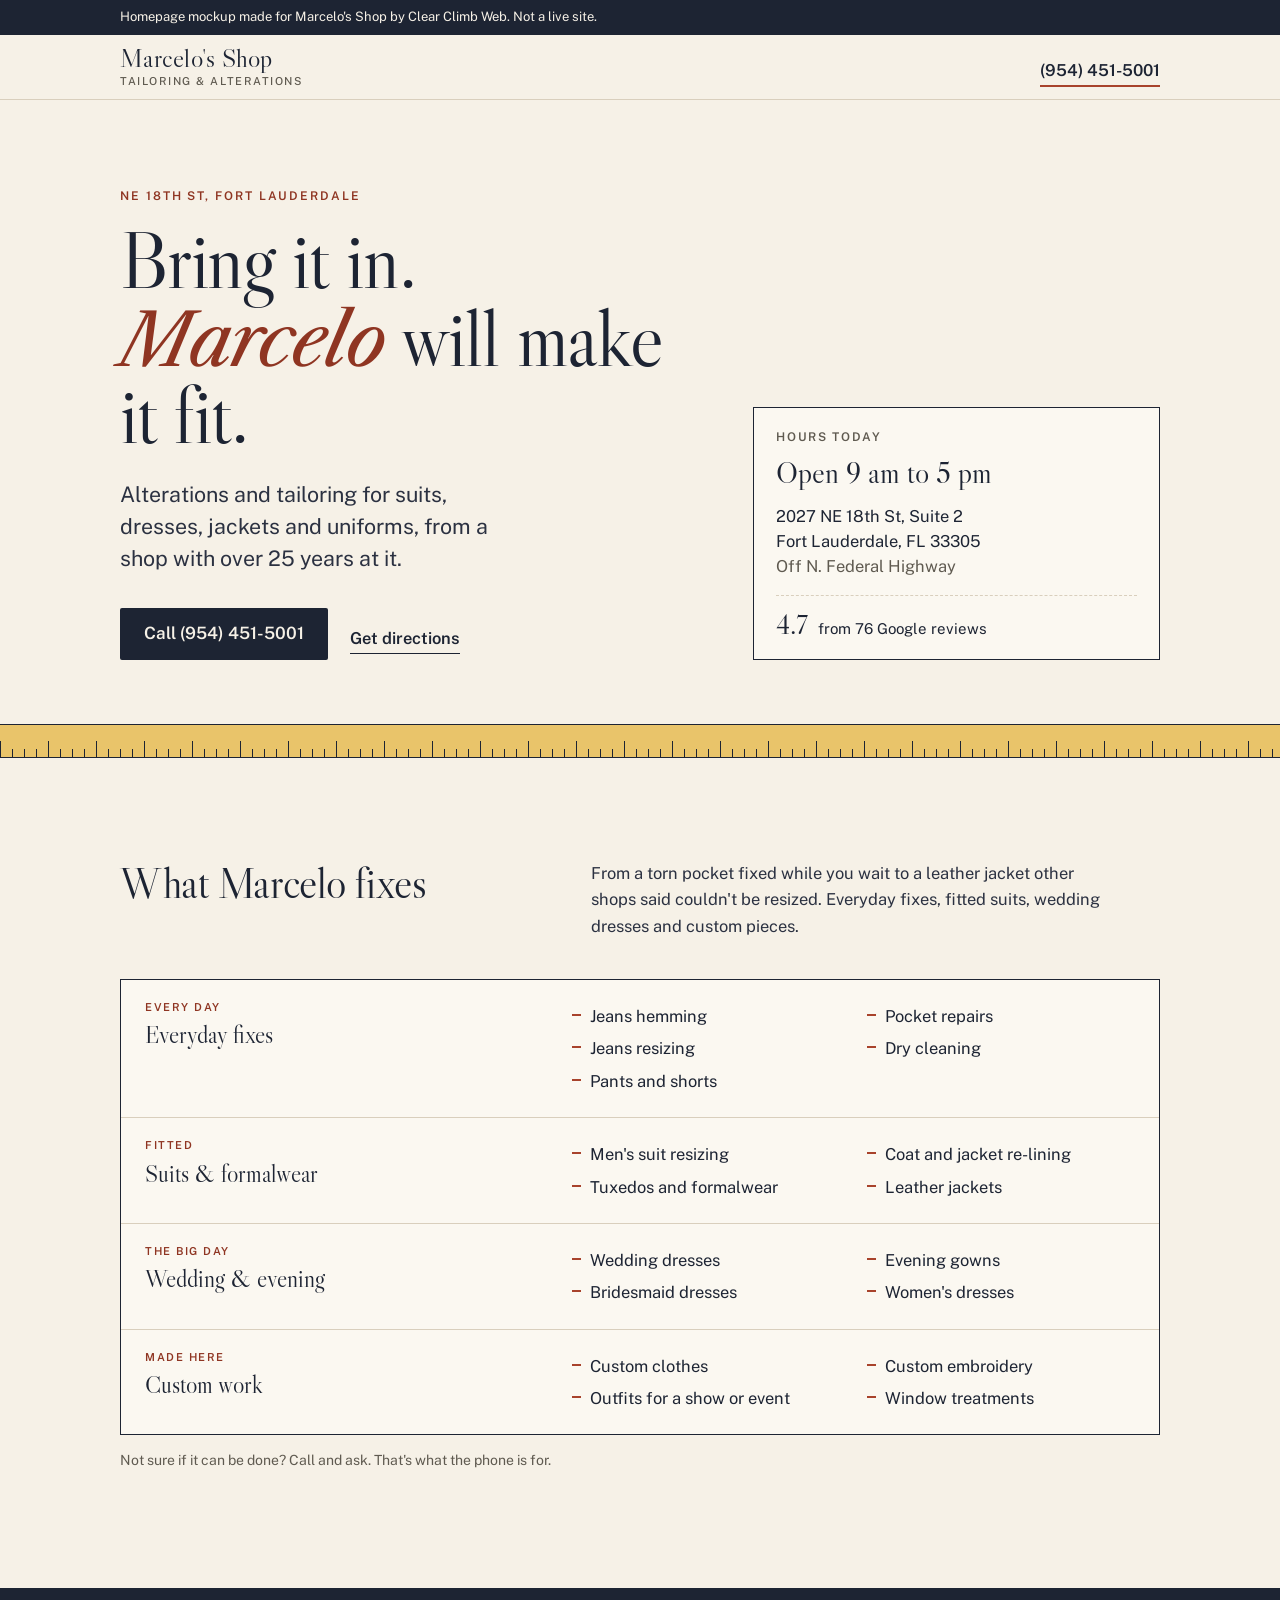
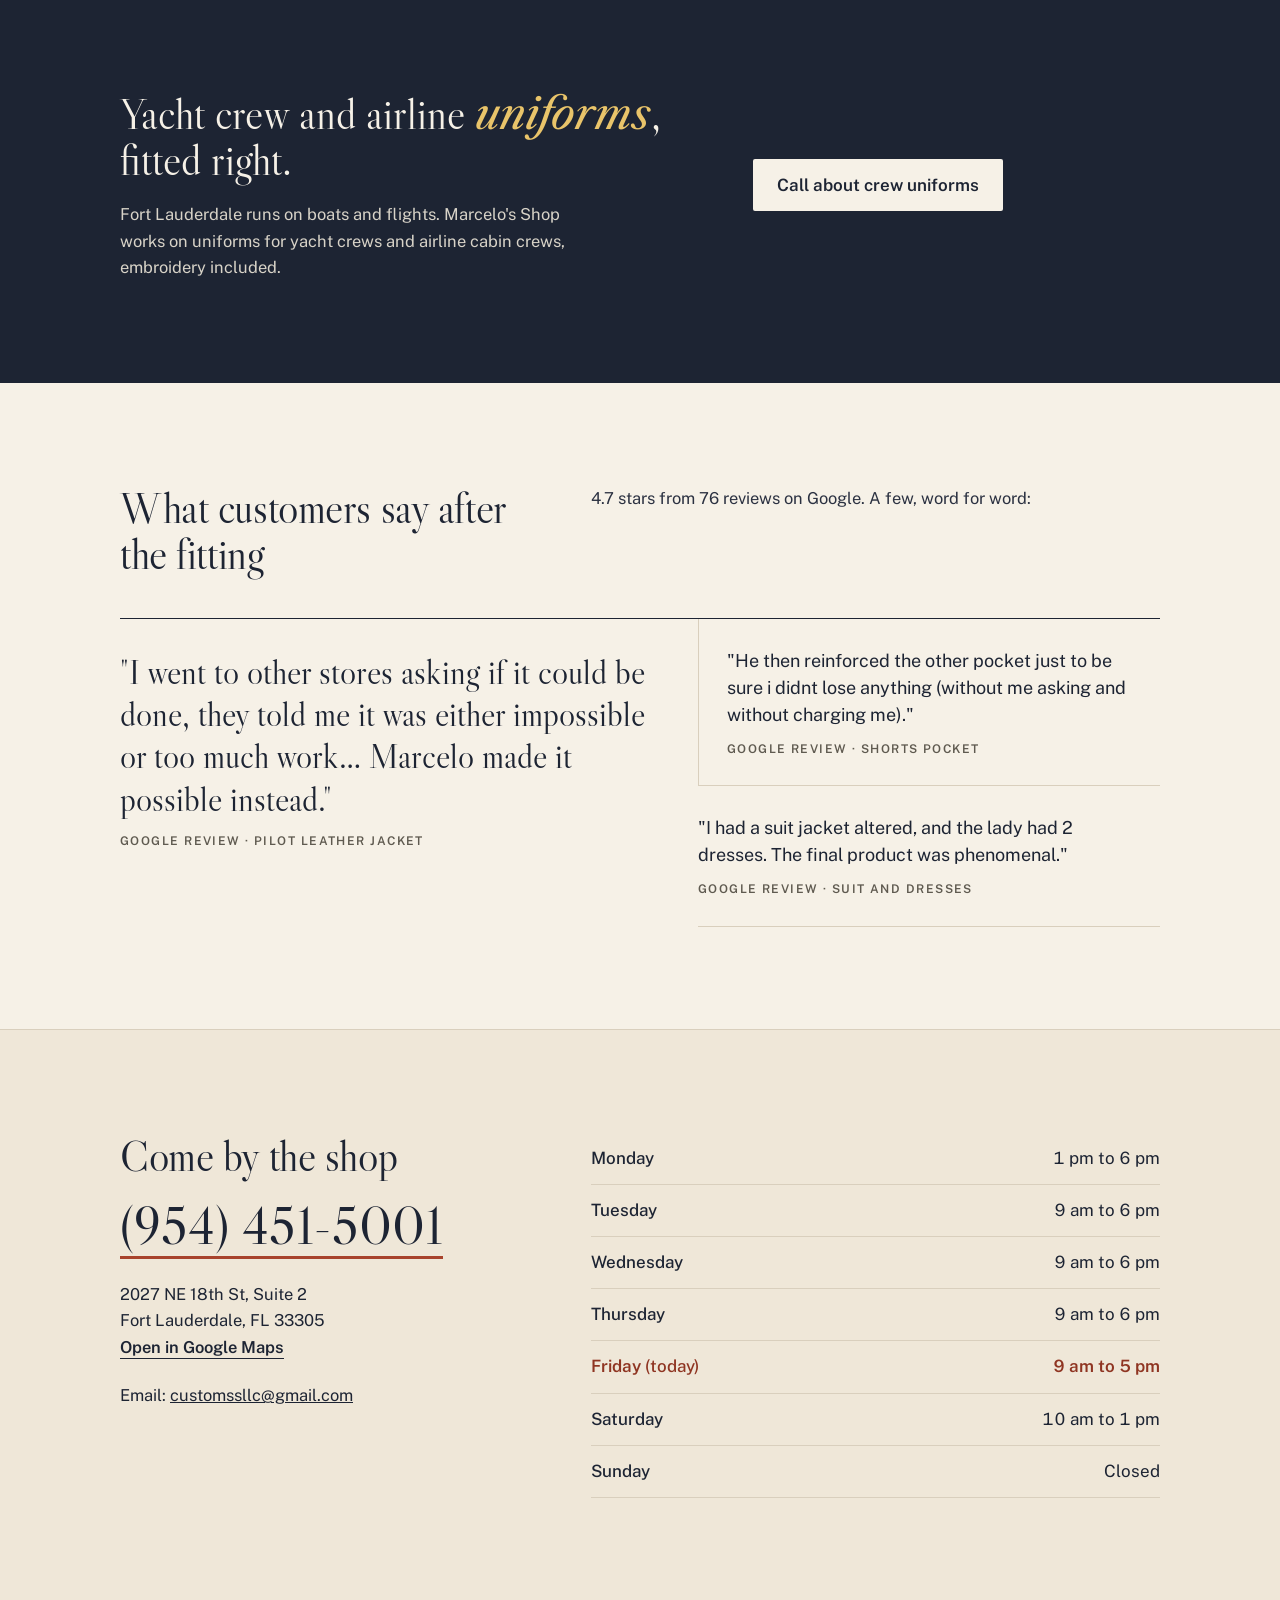
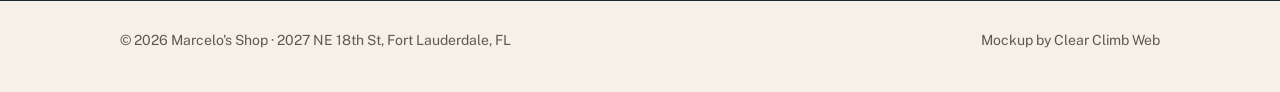
<file: mockups/marcelos-shop/index.html>
<!DOCTYPE html>
<html lang="en">
<head>
<meta charset="utf-8">
<meta name="viewport" content="width=device-width, initial-scale=1">
<title>Alterations &amp; Tailoring, Fort Lauderdale | Marcelo's Shop</title>
<meta name="description" content="Marcelo&#39;s Shop on NE 18th St in Fort Lauderdale: alterations, tailoring, suit and dress fittings, jacket re-lining, and yacht and airline crew uniforms.">
<meta name="robots" content="noindex">
<meta property="og:title" content="Marcelo&#39;s Shop | Alterations &amp; tailoring in Fort Lauderdale">
<meta property="og:image" content="og.jpg">
<link rel="icon" href="data:image/svg+xml,%3Csvg xmlns='http://www.w3.org/2000/svg' viewBox='0 0 32 32'%3E%3Crect width='32' height='32' rx='4' fill='%231d2433'/%3E%3Ctext x='16' y='23' font-family='Georgia,serif' font-size='20' text-anchor='middle' fill='%23f6f1e7'%3EM%3C/text%3E%3C/svg%3E">
<link rel="preconnect" href="https://fonts.googleapis.com">
<link rel="preconnect" href="https://fonts.gstatic.com" crossorigin>
<link href="https://fonts.googleapis.com/css2?family=Libre+Caslon+Display&family=Libre+Caslon+Text:ital@1&family=Public+Sans:wght@400;500;600&display=swap" rel="stylesheet">
<script type="application/ld+json">
{"@context":"https://schema.org","@type":"Tailor","name":"Marcelo's Shop","telephone":"+1-954-451-5001","email":"customssllc@gmail.com",
"address":{"@type":"PostalAddress","streetAddress":"2027 NE 18th St #2","addressLocality":"Fort Lauderdale","addressRegion":"FL","postalCode":"33305","addressCountry":"US"},
"geo":{"@type":"GeoCoordinates","latitude":26.1517703,"longitude":-80.1199366},
"openingHoursSpecification":[
{"@type":"OpeningHoursSpecification","dayOfWeek":"Monday","opens":"13:00","closes":"18:00"},
{"@type":"OpeningHoursSpecification","dayOfWeek":["Tuesday","Wednesday","Thursday"],"opens":"09:00","closes":"18:00"},
{"@type":"OpeningHoursSpecification","dayOfWeek":"Friday","opens":"09:00","closes":"17:00"},
{"@type":"OpeningHoursSpecification","dayOfWeek":"Saturday","opens":"10:00","closes":"13:00"}]}
</script>
<style>
:root{
  --paper:#f6f1e7; --paper-2:#efe7d8; --ink:#1d2433; --muted:#5f5a50; --rule:#d9cfbd;
  --chalk:#a8432c; --chalk-ink:#8f3522; --on-ink:#f6f1e7;
  --serif:"Libre Caslon Display",Georgia,"Times New Roman",serif;
  --serif-i:"Libre Caslon Text",Georgia,serif;
  --sans:"Public Sans",system-ui,-apple-system,"Segoe UI",sans-serif;
  --s1:clamp(15px,.95rem + .1vw,17px);
  --s2:clamp(19px,1.1rem + .3vw,22px);
  --s3:clamp(28px,1.4rem + 1.6vw,44px);
  --s4:clamp(42px,1.6rem + 4.2vw,88px);
  --max:1120px; --r:2px;
}
*{box-sizing:border-box}
html{-webkit-text-size-adjust:100%}
body{margin:0;background:var(--paper);color:var(--ink);font:400 var(--s1)/1.6 var(--sans)}
a{color:inherit}
img{max-width:100%}
.wrap{max-width:var(--max);margin:0 auto;padding:0 clamp(18px,4vw,40px)}
:focus-visible{outline:2px solid var(--chalk);outline-offset:3px}

/* mockup note */
.mock{background:var(--ink);color:var(--on-ink);font-size:13px;text-align:left}
.mock .wrap{padding-top:7px;padding-bottom:7px}

/* top bar */
.top{border-bottom:1px solid var(--rule)}
.top .wrap{display:flex;align-items:center;justify-content:space-between;gap:16px;min-height:64px}
.brand{font-family:var(--serif);font-size:26px;letter-spacing:.01em;text-decoration:none;line-height:1}
.brand small{display:block;font:500 11px/1.2 var(--sans);letter-spacing:.14em;text-transform:uppercase;color:var(--muted);margin-top:4px}
.top-call{font-weight:600;text-decoration:none;border-bottom:2px solid var(--chalk);padding:10px 0 2px;white-space:nowrap}

/* hero */
.hero{padding:clamp(40px,7vw,96px) 0 clamp(36px,5vw,64px)}
.hero-grid{display:grid;grid-template-columns:7fr 5fr;gap:clamp(28px,5vw,72px);align-items:end}
.kicker{font:600 12px/1.2 var(--sans);letter-spacing:.16em;text-transform:uppercase;color:var(--chalk-ink);margin:0 0 18px}
h1{font-family:var(--serif);font-weight:400;font-size:var(--s4);line-height:.98;letter-spacing:-.015em;margin:0}
h1 em{font-family:var(--serif-i);font-style:italic;font-size:.92em;color:var(--chalk-ink)}
.lede{font-size:var(--s2);line-height:1.5;max-width:30ch;margin:24px 0 0;color:#2b3141}
.actions{display:flex;flex-wrap:wrap;gap:12px 22px;align-items:center;margin-top:32px}
.btn{display:inline-flex;align-items:center;gap:10px;min-height:52px;padding:0 24px;background:var(--ink);color:var(--on-ink);text-decoration:none;font-weight:600;border-radius:var(--r);font-size:17px}
.btn:hover{background:#000}
.link{font-weight:600;text-decoration:none;border-bottom:1px solid currentColor;padding:12px 0 1px}
.card{border:1px solid var(--ink);background:#fbf8f1;padding:22px 22px 18px;position:relative}
.card h2{font:600 12px/1.2 var(--sans);letter-spacing:.14em;text-transform:uppercase;margin:0 0 12px;color:var(--muted)}
.today{font-family:var(--serif);font-size:30px;line-height:1.15;margin:0}
.addr{margin:14px 0 0;line-height:1.5}
.rating{display:flex;gap:10px;align-items:baseline;margin-top:16px;padding-top:14px;border-top:1px dashed var(--rule);font-size:15px}
.rating b{font-family:var(--serif);font-weight:400;font-size:28px;line-height:1}

/* tape measure divider (signature) */
.tape{height:34px;background:
  repeating-linear-gradient(90deg,var(--ink) 0 1px,transparent 1px 12px) bottom/100% 8px no-repeat,
  repeating-linear-gradient(90deg,var(--ink) 0 1px,transparent 1px 48px) bottom/100% 16px no-repeat,
  #e9c46a;
  border-top:1px solid var(--ink);border-bottom:1px solid var(--ink)}
.stitch{border:0;border-top:2px dashed var(--chalk);margin:0;opacity:.8}

/* services */
section{padding:clamp(56px,8vw,104px) 0}
.sec-head{display:grid;grid-template-columns:5fr 7fr;gap:clamp(24px,5vw,72px);align-items:start}
h2.big{font-family:var(--serif);font-weight:400;font-size:var(--s3);line-height:1.08;letter-spacing:-.01em;margin:0}
.sec-head p{margin:0;color:#2b3141;max-width:52ch}
.ticket{margin-top:40px;border:1px solid var(--ink);background:#fbf8f1}
.row{display:grid;grid-template-columns:5fr 7fr;gap:24px;padding:20px 24px;border-top:1px solid var(--rule)}
.row:first-child{border-top:0}
.row h3{font-family:var(--serif);font-weight:400;font-size:24px;line-height:1.2;margin:0}
.row h3 span{display:block;font:600 11px/1.4 var(--sans);letter-spacing:.14em;text-transform:uppercase;color:var(--chalk-ink);margin-bottom:6px}
.row ul{margin:0;padding:0;list-style:none;columns:2;column-gap:28px}
.row li{padding:3px 0 3px 18px;position:relative;break-inside:avoid}
.row li::before{content:"";position:absolute;left:0;top:.85em;width:9px;border-top:2px dashed var(--chalk)}
.note{font-size:14px;color:var(--muted);margin-top:14px}

/* crew band */
.crew{background:var(--ink);color:var(--on-ink)}
.crew .grid{display:grid;grid-template-columns:7fr 5fr;gap:clamp(24px,5vw,72px);align-items:center}
.crew h2{font-family:var(--serif);font-weight:400;font-size:var(--s3);line-height:1.08;margin:0}
.crew h2 em{font-family:var(--serif-i);color:#e9c46a}
.crew p{margin:18px 0 0;color:#d8d3c8;max-width:48ch}
.crew .btn{background:var(--paper);color:var(--ink)}
.crew .btn:hover{background:#fff}

/* reviews */
.quotes{display:grid;grid-template-columns:1.25fr 1fr;gap:0;margin-top:40px;border-top:1px solid var(--ink)}
blockquote{margin:0;padding:28px 28px 28px 0;border-bottom:1px solid var(--rule)}
.quotes blockquote:nth-child(even){padding-left:28px;border-left:1px solid var(--rule)}
.quotes blockquote:first-child{grid-row:span 2;border-bottom:0;padding-top:32px}
.quotes blockquote:first-child p{font-family:var(--serif);font-size:clamp(24px,1rem + 1.4vw,34px);line-height:1.25}
blockquote p{margin:0;font-size:18px;line-height:1.5}
cite{display:block;margin-top:14px;font:600 12px/1.3 var(--sans);letter-spacing:.12em;text-transform:uppercase;font-style:normal;color:var(--muted)}

/* visit */
.visit{background:var(--paper-2);border-top:1px solid var(--rule)}
.visit .grid{display:grid;grid-template-columns:5fr 7fr;gap:clamp(24px,5vw,72px)}
.big-phone{font-family:var(--serif);font-size:clamp(34px,1.4rem + 2.4vw,56px);line-height:1;text-decoration:none;display:inline-block;margin-top:20px;border-bottom:3px solid var(--chalk);padding-bottom:4px}
.where{margin:22px 0 0;line-height:1.6}
table{width:100%;border-collapse:collapse;font-size:17px}
th,td{text-align:left;padding:12px 0;border-bottom:1px solid var(--rule)}
th{font-weight:500}
td{text-align:right;font-variant-numeric:tabular-nums}
tr.is-today th,tr.is-today td{font-weight:600;color:var(--chalk-ink)}
tr.is-today th::after{content:" (today)";font-weight:500}

footer{border-top:1px solid var(--ink);padding:28px 0 40px;font-size:14px;color:var(--muted)}
footer .wrap{display:flex;flex-wrap:wrap;justify-content:space-between;gap:12px}

/* sticky call on phones */
.callbar{display:none}

@media (max-width:860px){
  .hero-grid,.sec-head,.crew .grid,.visit .grid{grid-template-columns:1fr}
  .row{grid-template-columns:1fr;gap:10px}
  .quotes{grid-template-columns:1fr}
  .quotes blockquote,.quotes blockquote:nth-child(even){padding:24px 0;border-left:0}
  .quotes blockquote:first-child{grid-row:auto;border-bottom:1px solid var(--rule)}
}
@media (max-width:560px){
  .row ul{columns:1}
  .top-call{display:none}
  .callbar{display:flex;position:fixed;left:0;right:0;bottom:0;z-index:9;background:var(--ink);padding:10px 14px calc(10px + env(safe-area-inset-bottom))}
  .callbar a{flex:1;display:flex;justify-content:center;align-items:center;min-height:48px;background:var(--paper);color:var(--ink);text-decoration:none;font-weight:600;border-radius:var(--r)}
  body{padding-bottom:72px}
}
@media (prefers-reduced-motion:no-preference){
  .btn,.link,.top-call{transition:background-color .15s,color .15s}
}
</style>
</head>
<body>

<div class="mock"><div class="wrap">Homepage mockup made for Marcelo's Shop by Clear Climb Web. Not a live site.</div></div>

<header class="top">
  <div class="wrap">
    <a class="brand" href="#top" aria-label="Marcelo's Shop, home">Marcelo's Shop<small>Tailoring &amp; alterations</small></a>
    <a class="top-call" href="tel:+19544515001">(954) 451-5001</a>
  </div>
</header>

<main id="top">
  <div class="hero">
    <div class="wrap hero-grid">
      <div>
        <p class="kicker">NE 18th St, Fort Lauderdale</p>
        <h1>Bring it in.<br><em>Marcelo</em> will make it&nbsp;fit.</h1>
        <p class="lede">Alterations and tailoring for suits, dresses, jackets and uniforms, from a shop with over 25 years at it.</p>
        <div class="actions">
          <a class="btn" href="tel:+19544515001">Call (954) 451-5001</a>
          <a class="link" href="https://www.google.com/maps/search/?api=1&amp;query=Marcelo%27s+Shop+2027+NE+18th+St+Fort+Lauderdale+FL">Get directions</a>
        </div>
      </div>
      <aside class="card" aria-label="Hours and location">
        <h2>Hours today</h2>
        <p class="today" id="today">Tue to Thu, 9 am to 6 pm</p>
        <p class="addr">2027 NE 18th St, Suite 2<br>Fort Lauderdale, FL 33305<br><span style="color:var(--muted)">Off N. Federal Highway</span></p>
        <div class="rating"><b>4.7</b><span>from 76 Google reviews</span></div>
      </aside>
    </div>
  </div>

  <div class="tape" role="presentation"></div>

  <section aria-labelledby="fix">
    <div class="wrap">
      <div class="sec-head">
        <h2 class="big" id="fix">What Marcelo&nbsp;fixes</h2>
        <p>From a torn pocket fixed while you wait to a leather jacket other shops said couldn't be resized. Everyday fixes, fitted suits, wedding dresses and custom pieces.</p>
      </div>
      <div class="ticket">
        <div class="row">
          <h3><span>Every day</span>Everyday fixes</h3>
          <ul><li>Jeans hemming</li><li>Jeans resizing</li><li>Pants and shorts</li><li>Pocket repairs</li><li>Dry cleaning</li></ul>
        </div>
        <div class="row">
          <h3><span>Fitted</span>Suits &amp; formalwear</h3>
          <ul><li>Men's suit resizing</li><li>Tuxedos and formalwear</li><li>Coat and jacket re-lining</li><li>Leather jackets</li></ul>
        </div>
        <div class="row">
          <h3><span>The big day</span>Wedding &amp; evening</h3>
          <ul><li>Wedding dresses</li><li>Bridesmaid dresses</li><li>Evening gowns</li><li>Women's dresses</li></ul>
        </div>
        <div class="row">
          <h3><span>Made here</span>Custom work</h3>
          <ul><li>Custom clothes</li><li>Outfits for a show or event</li><li>Custom embroidery</li><li>Window treatments</li></ul>
        </div>
      </div>
      <p class="note">Not sure if it can be done? Call and ask. That's what the phone is for.</p>
    </div>
  </section>

  <section class="crew" aria-labelledby="crew">
    <div class="wrap grid">
      <div>
        <h2 id="crew">Yacht crew and airline <em>uniforms</em>, fitted right.</h2>
        <p>Fort Lauderdale runs on boats and flights. Marcelo's Shop works on uniforms for yacht crews and airline cabin crews, embroidery included.</p>
      </div>
      <div><a class="btn" href="tel:+19544515001">Call about crew uniforms</a></div>
    </div>
  </section>

  <section aria-labelledby="reviews">
    <div class="wrap">
      <div class="sec-head">
        <h2 class="big" id="reviews">What customers say after the&nbsp;fitting</h2>
        <p>4.7 stars from 76 reviews on Google. A few, word for word:</p>
      </div>
      <div class="quotes">
        <blockquote>
          <p>"I went to other stores asking if it could be done, they told me it was either impossible or too much work… Marcelo made it possible instead."</p>
          <cite>Google review · pilot leather jacket</cite>
        </blockquote>
        <blockquote>
          <p>"He then reinforced the other pocket just to be sure i didnt lose anything (without me asking and without charging me)."</p>
          <cite>Google review · shorts pocket</cite>
        </blockquote>
        <blockquote>
          <p>"I had a suit jacket altered, and the lady had 2 dresses. The final product was phenomenal."</p>
          <cite>Google review · suit and dresses</cite>
        </blockquote>
      </div>
    </div>
  </section>

  <section class="visit" aria-labelledby="visit">
    <div class="wrap grid">
      <div>
        <h2 class="big" id="visit">Come by the&nbsp;shop</h2>
        <a class="big-phone" href="tel:+19544515001">(954) 451-5001</a>
        <p class="where">2027 NE 18th St, Suite 2<br>Fort Lauderdale, FL 33305<br>
          <a class="link" href="https://www.google.com/maps/search/?api=1&amp;query=Marcelo%27s+Shop+2027+NE+18th+St+Fort+Lauderdale+FL">Open in Google Maps</a></p>
        <p class="where">Email: <a href="mailto:customssllc@gmail.com">customssllc@gmail.com</a></p>
      </div>
      <table aria-label="Opening hours">
        <tbody>
          <tr data-d="1"><th>Monday</th><td>1 pm to 6 pm</td></tr>
          <tr data-d="2"><th>Tuesday</th><td>9 am to 6 pm</td></tr>
          <tr data-d="3"><th>Wednesday</th><td>9 am to 6 pm</td></tr>
          <tr data-d="4"><th>Thursday</th><td>9 am to 6 pm</td></tr>
          <tr data-d="5"><th>Friday</th><td>9 am to 5 pm</td></tr>
          <tr data-d="6"><th>Saturday</th><td>10 am to 1 pm</td></tr>
          <tr data-d="0"><th>Sunday</th><td>Closed</td></tr>
        </tbody>
      </table>
    </div>
  </section>
</main>

<footer>
  <div class="wrap">
    <span>&copy; <span id="yr">2026</span> Marcelo's Shop · 2027 NE 18th St, Fort Lauderdale, FL</span>
    <span>Mockup by Clear Climb Web</span>
  </div>
</footer>

<div class="callbar"><a href="tel:+19544515001">Call Marcelo · (954) 451-5001</a></div>

<script>
(function(){
  var hours={0:"Closed today",1:"Open 1 pm to 6 pm",2:"Open 9 am to 6 pm",3:"Open 9 am to 6 pm",4:"Open 9 am to 6 pm",5:"Open 9 am to 5 pm",6:"Open 10 am to 1 pm"};
  var d=new Date().getDay();
  document.getElementById('today').textContent=hours[d];
  var row=document.querySelector('tr[data-d="'+d+'"]'); if(row) row.className='is-today';
  document.getElementById('yr').textContent=new Date().getFullYear();
})();
</script>
</body>
</html>
</file>
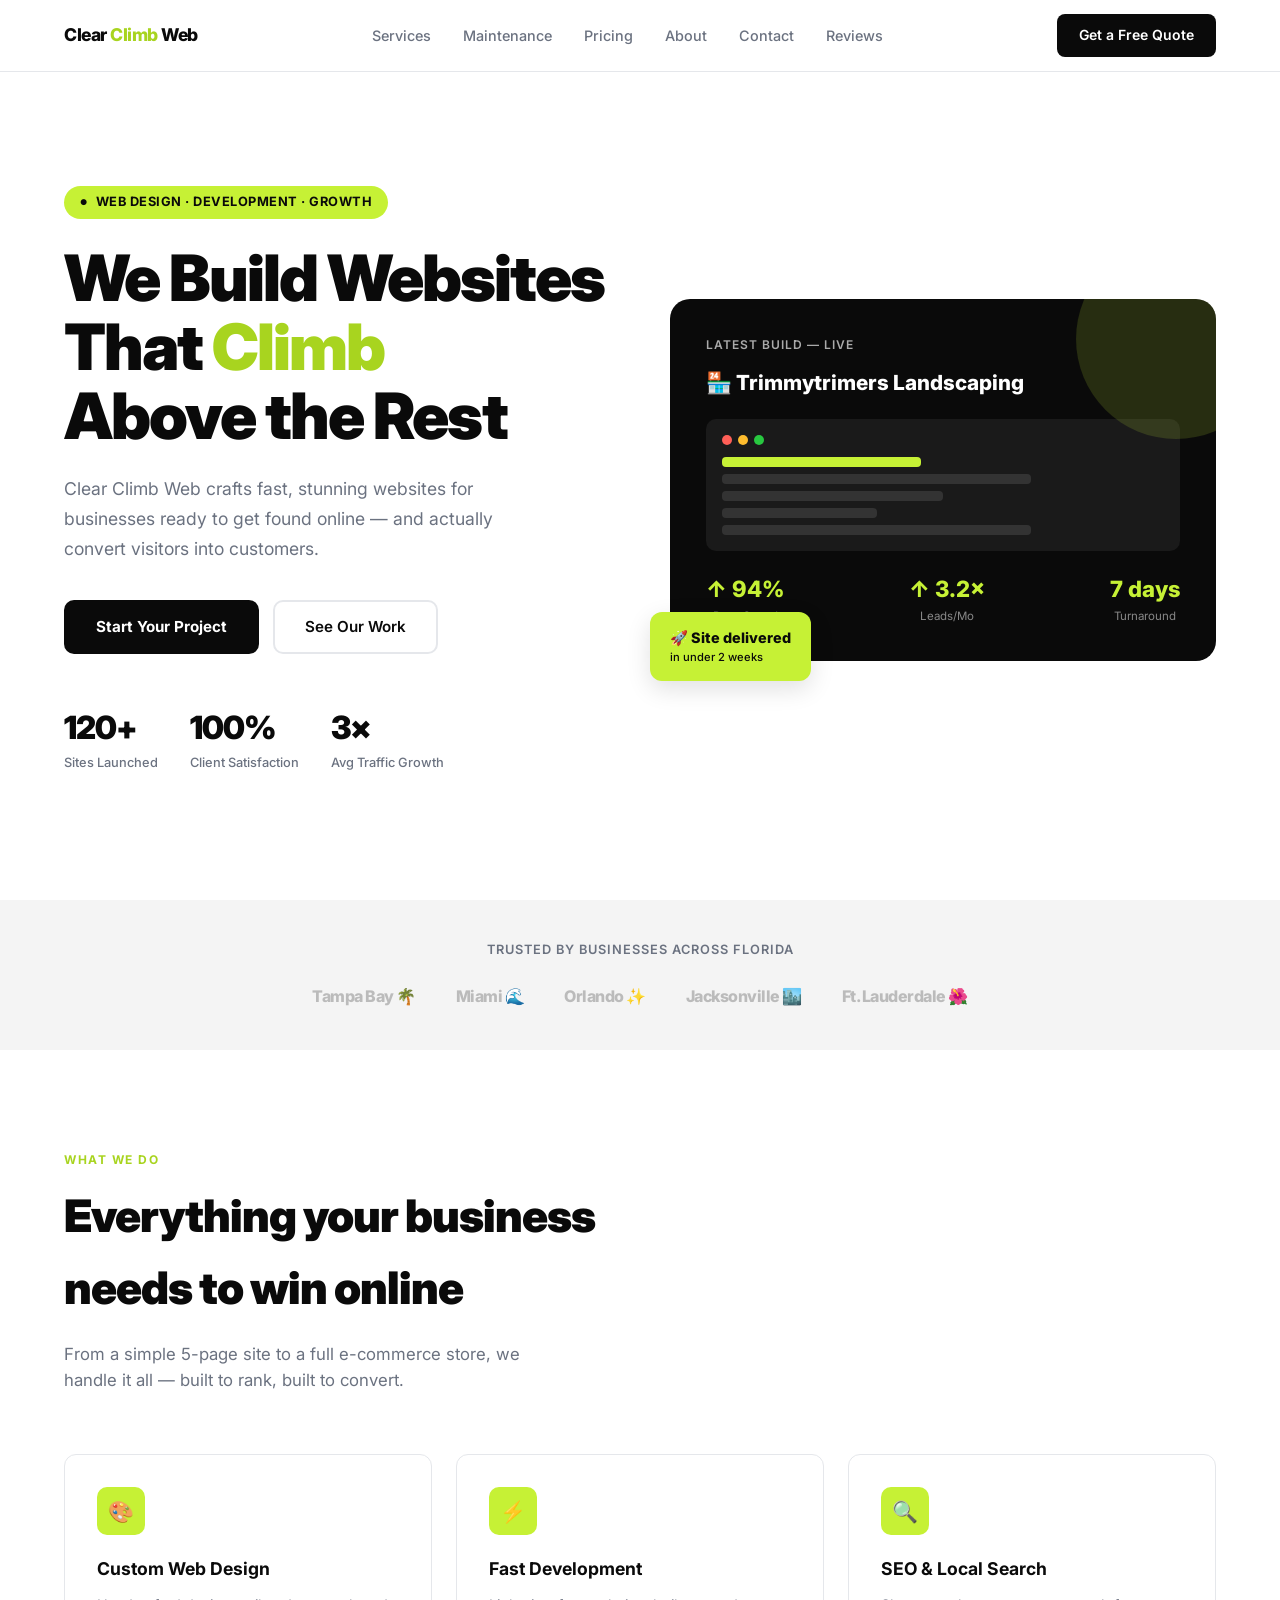
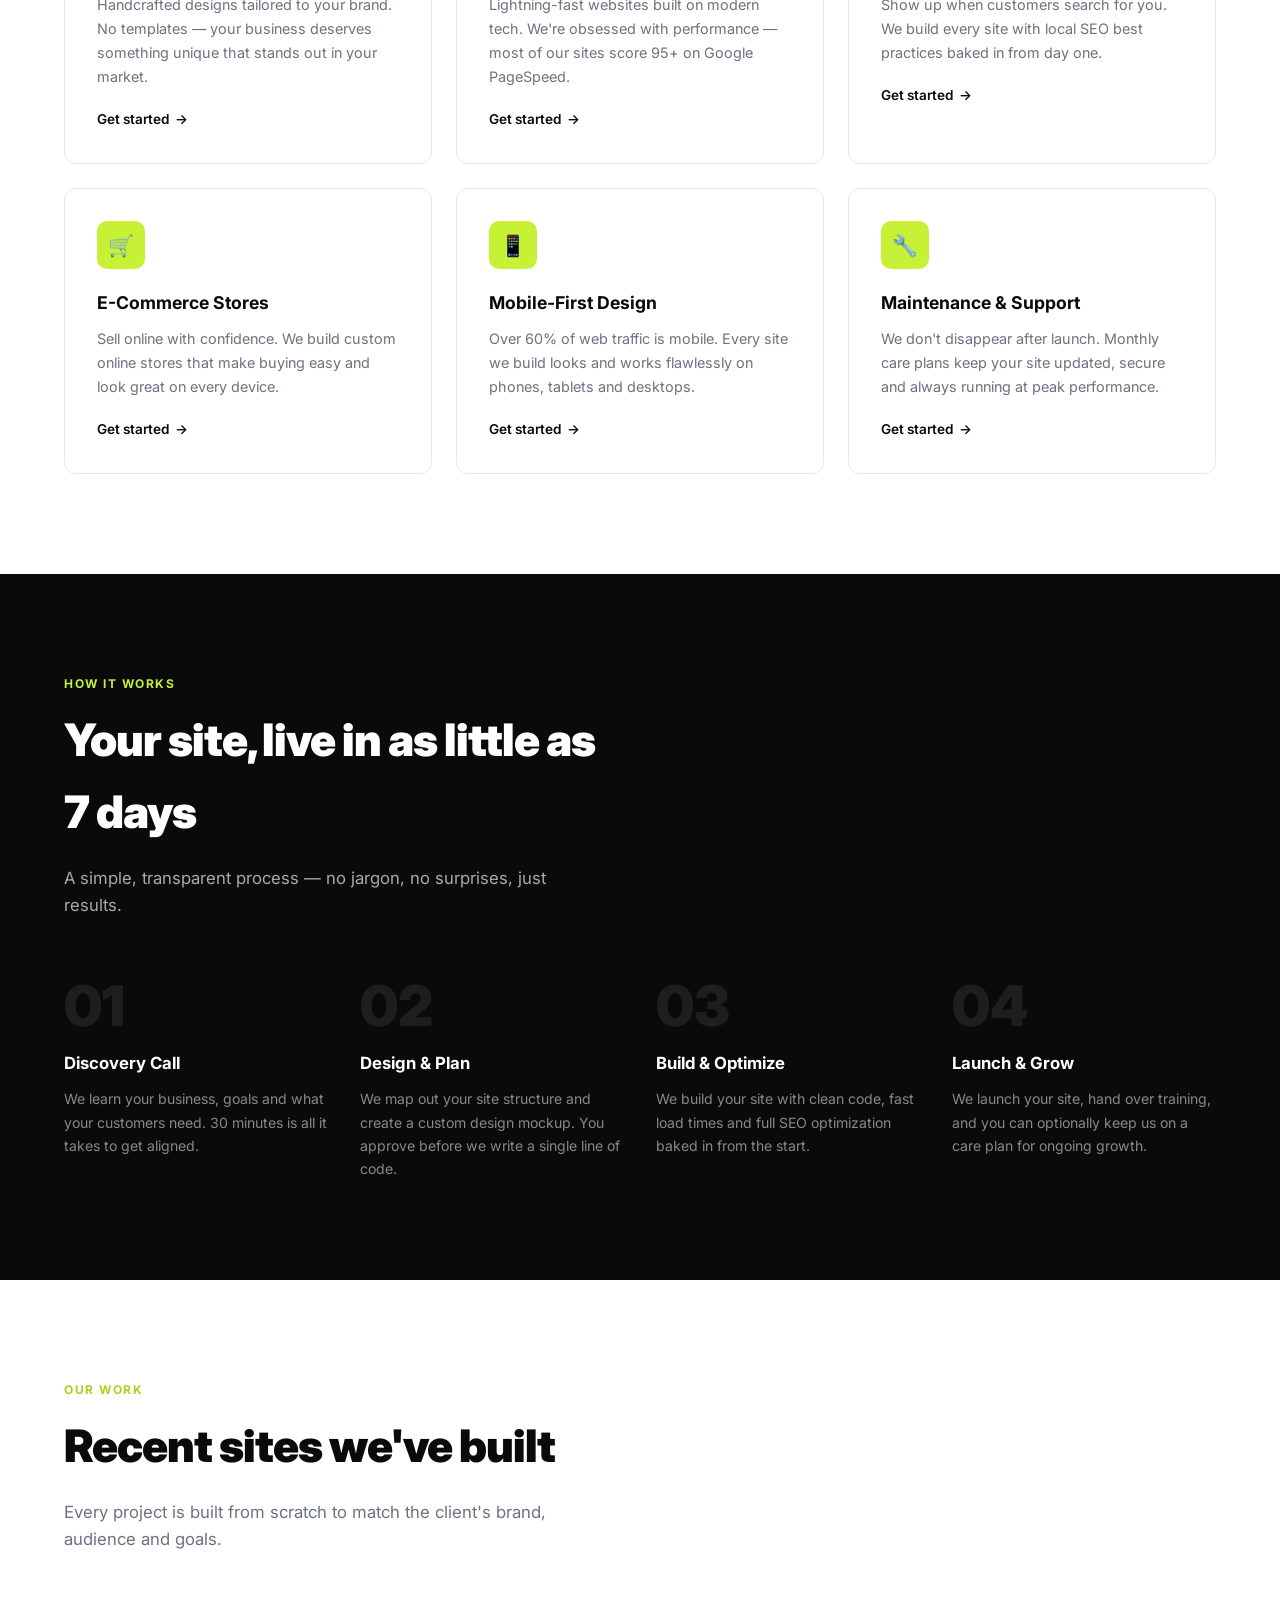
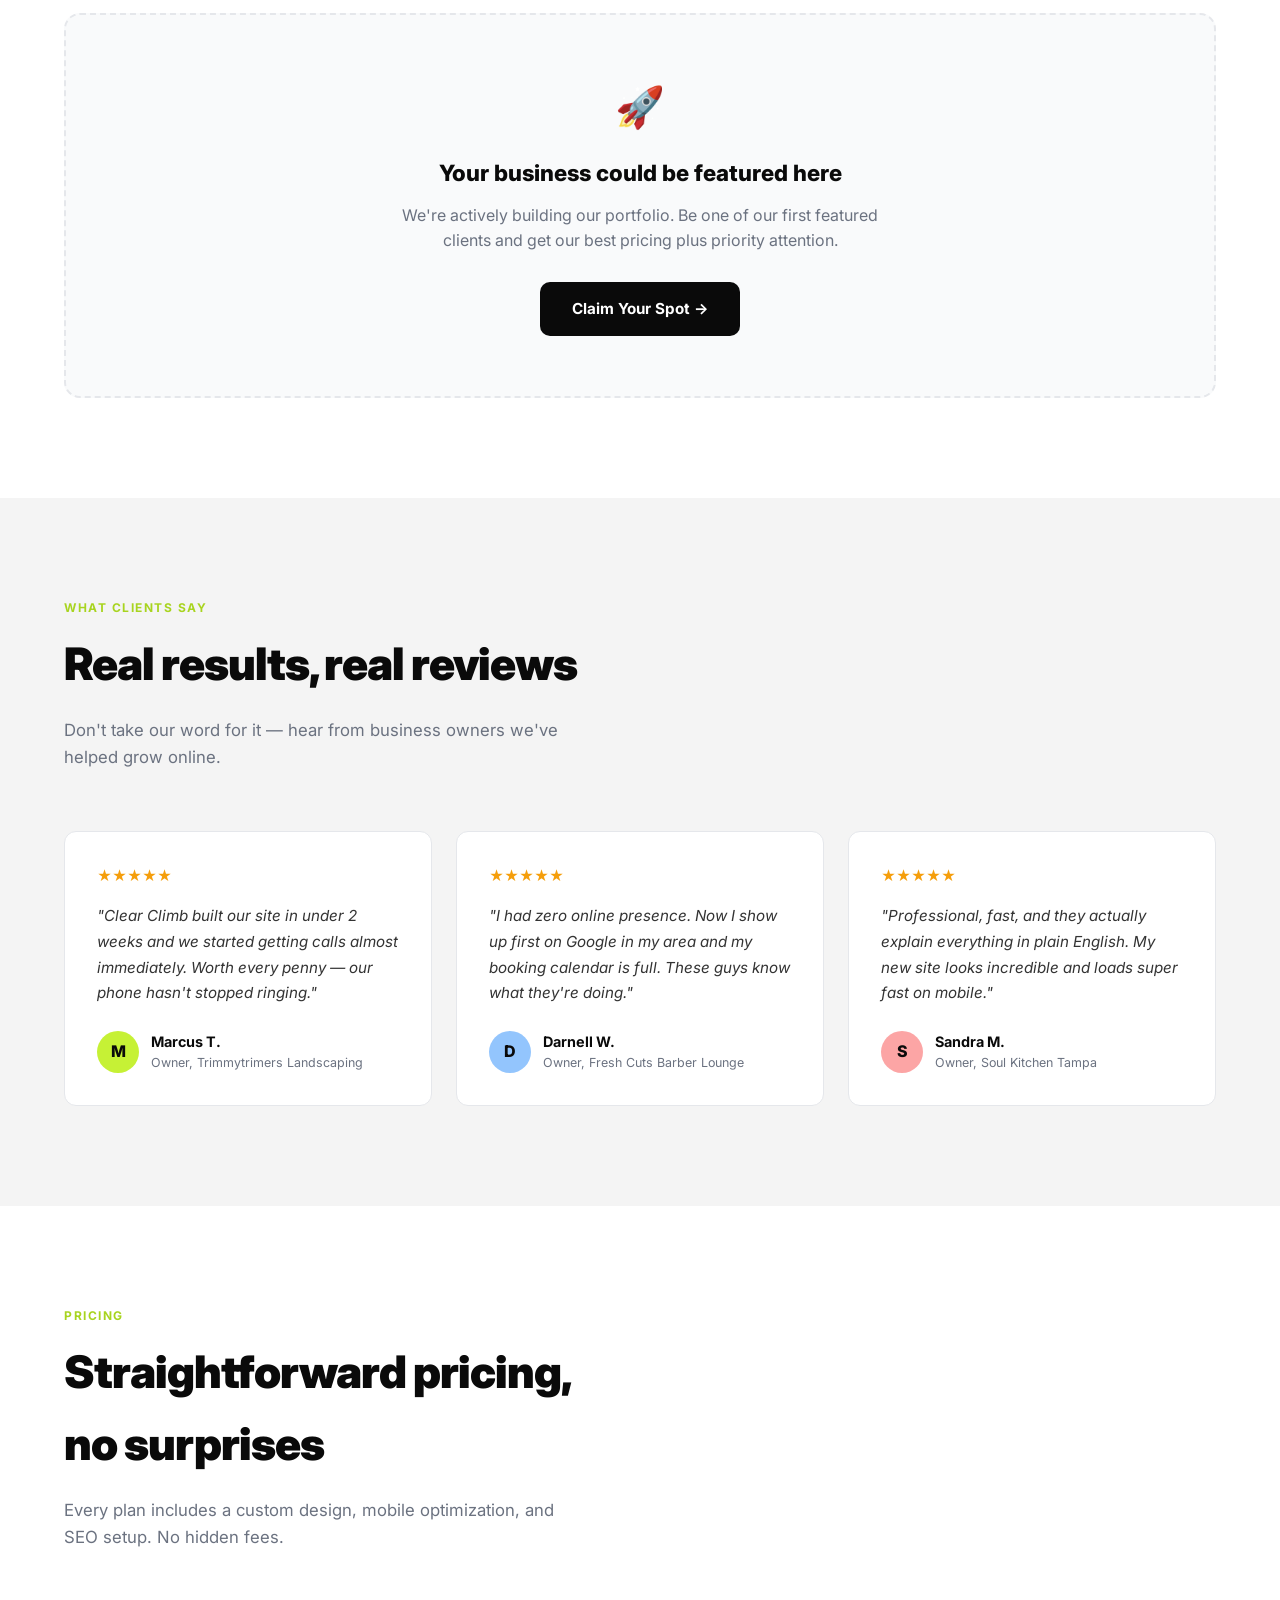
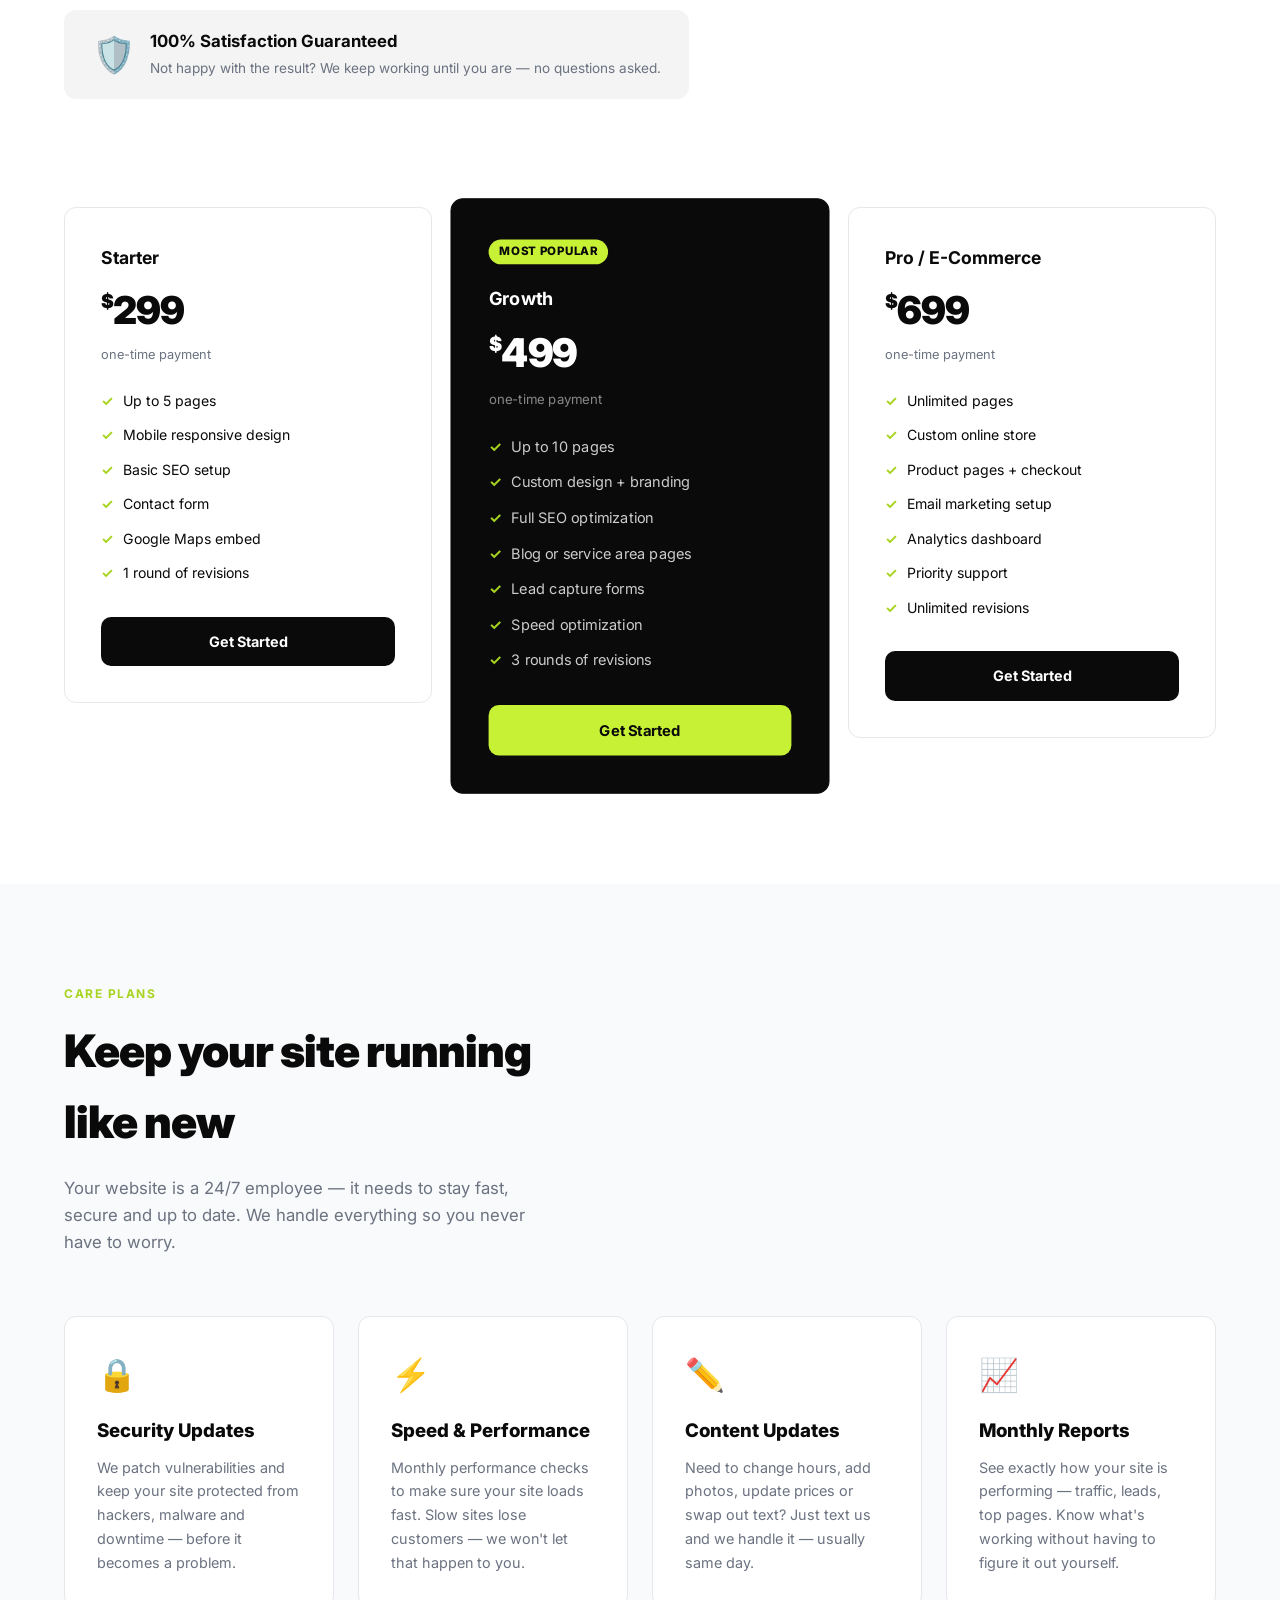
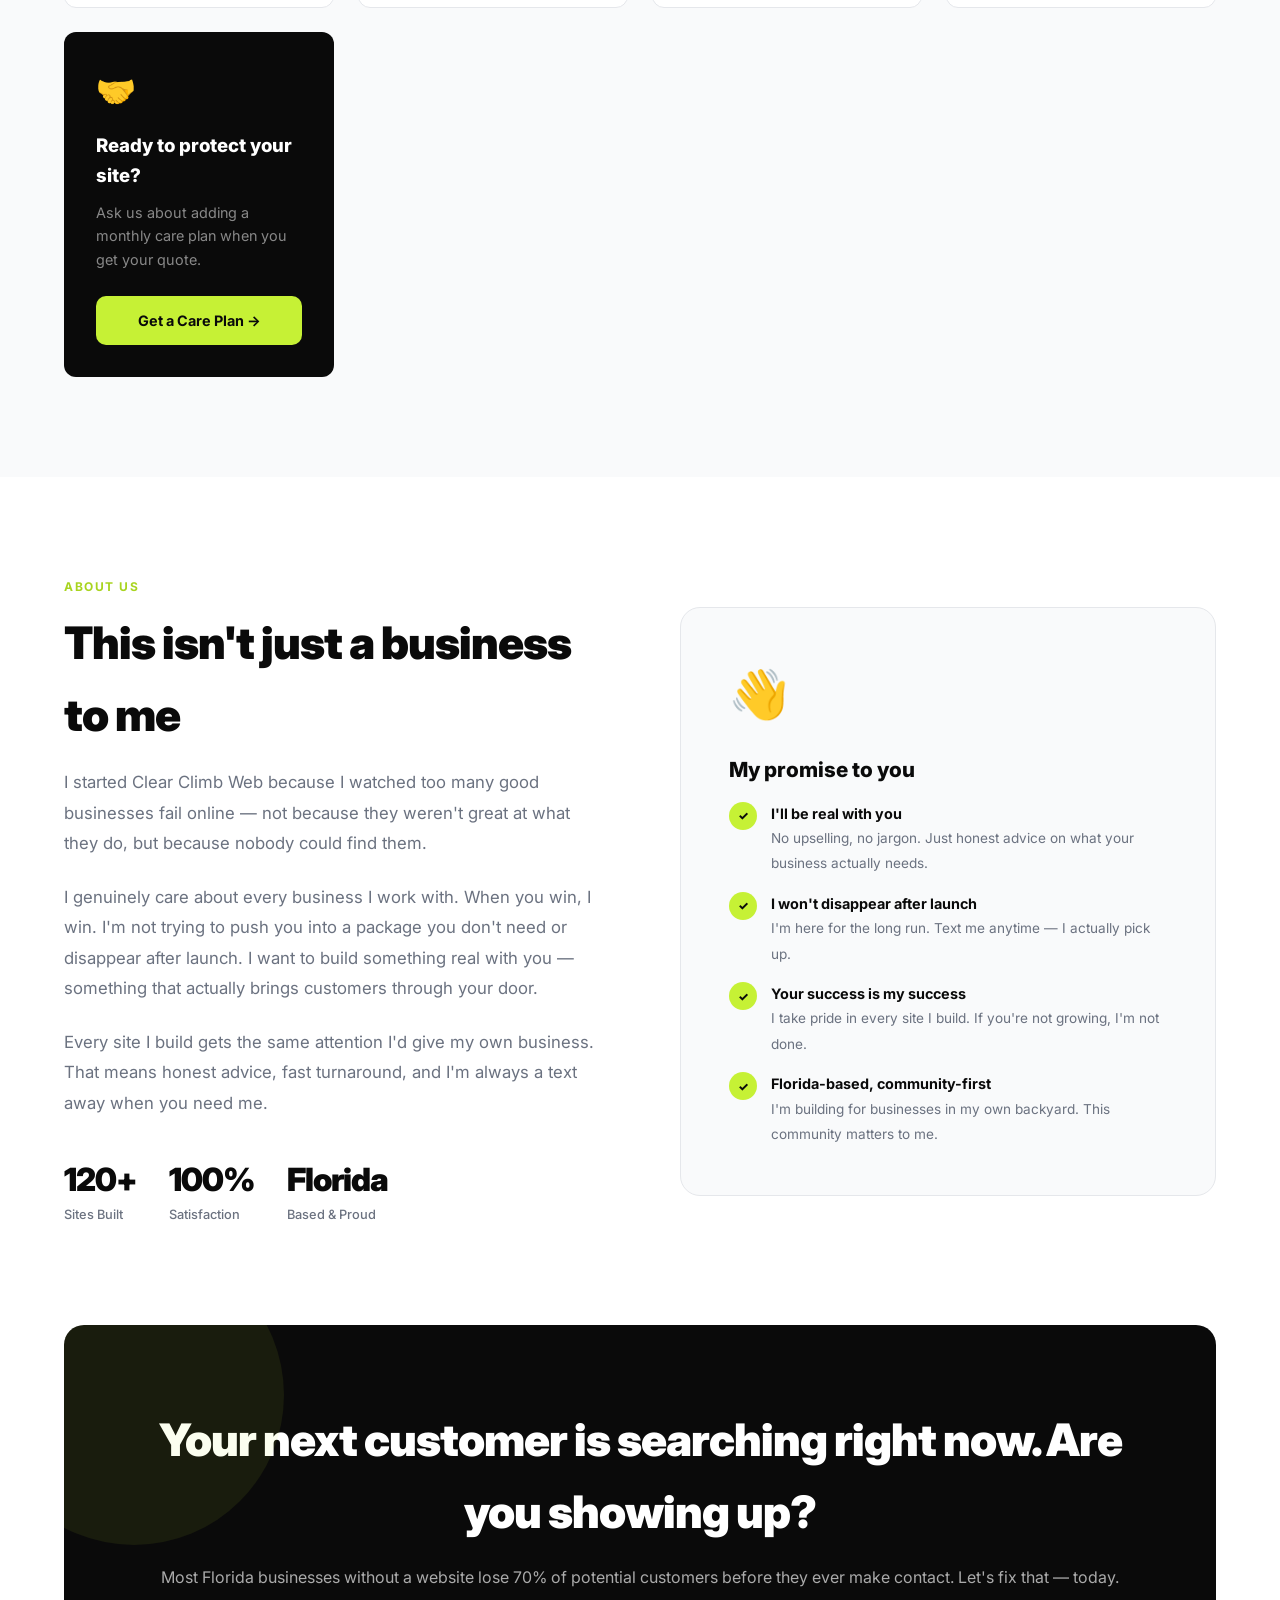
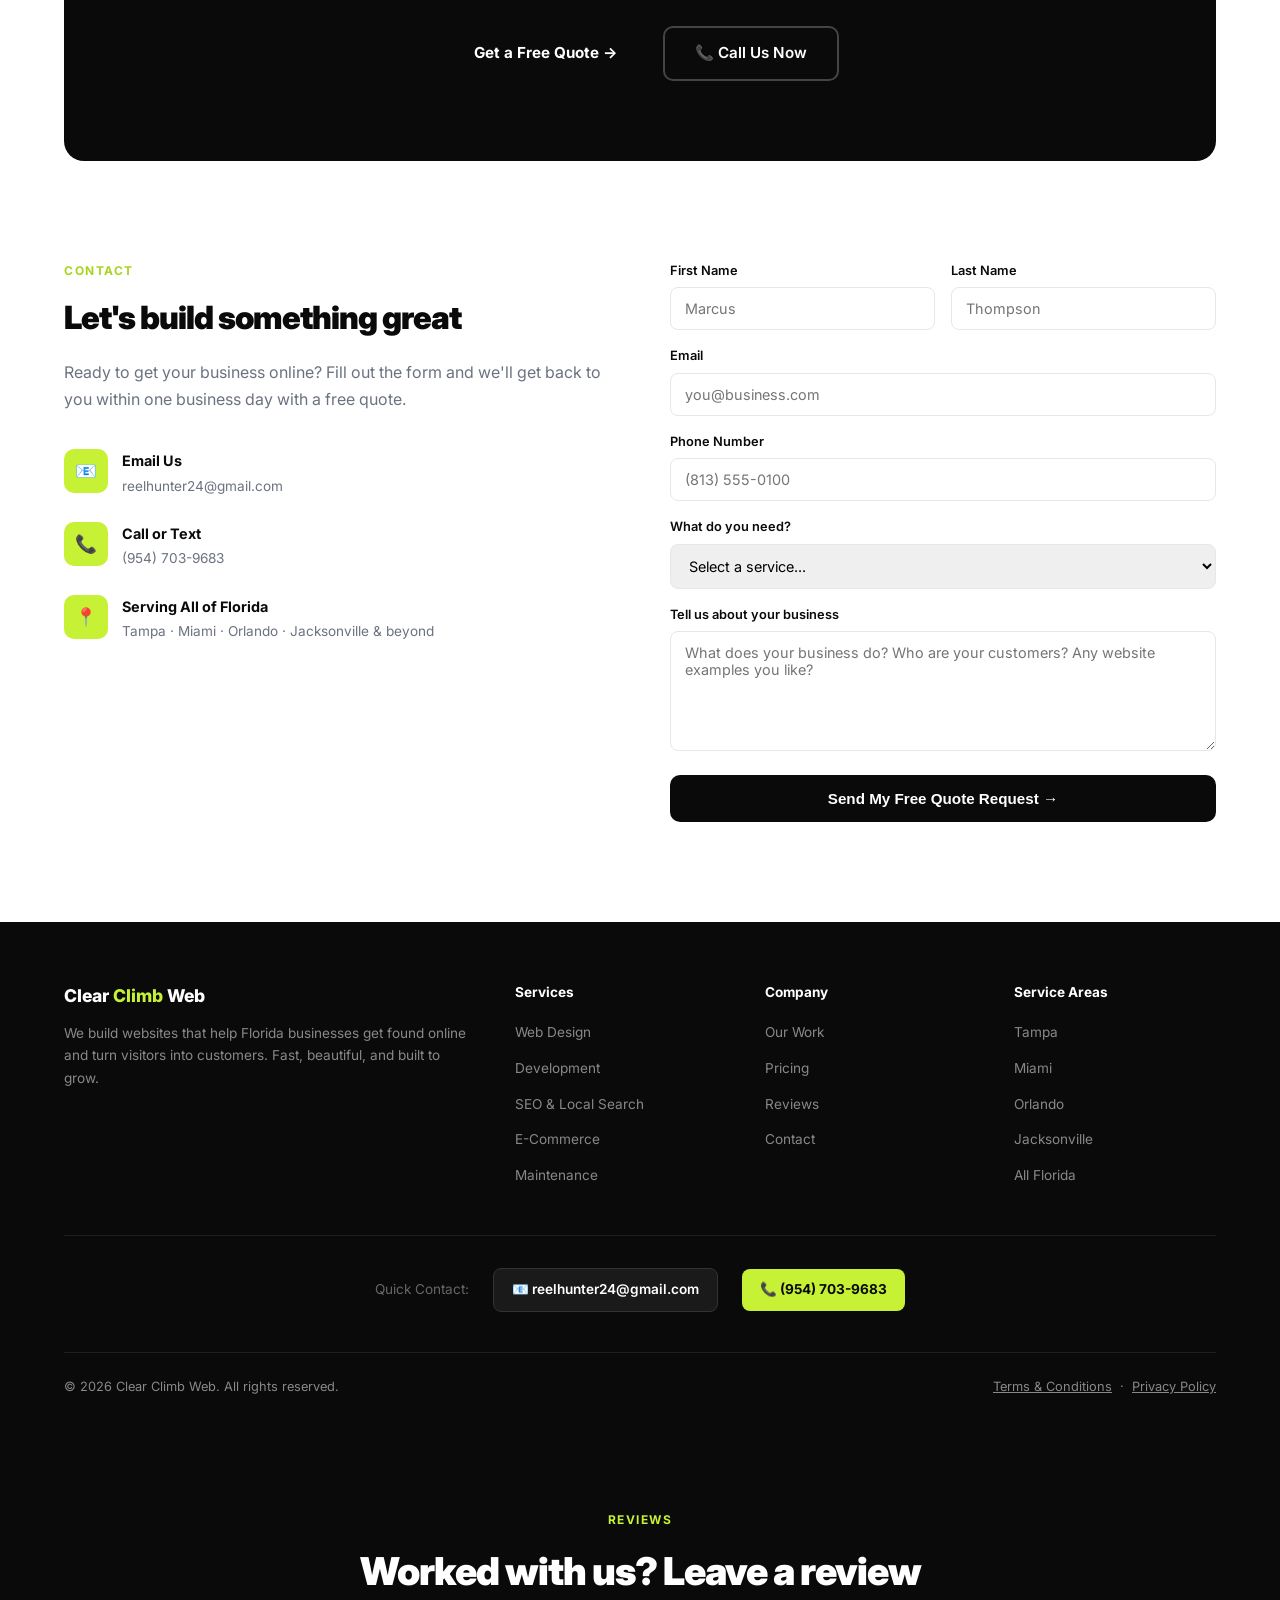
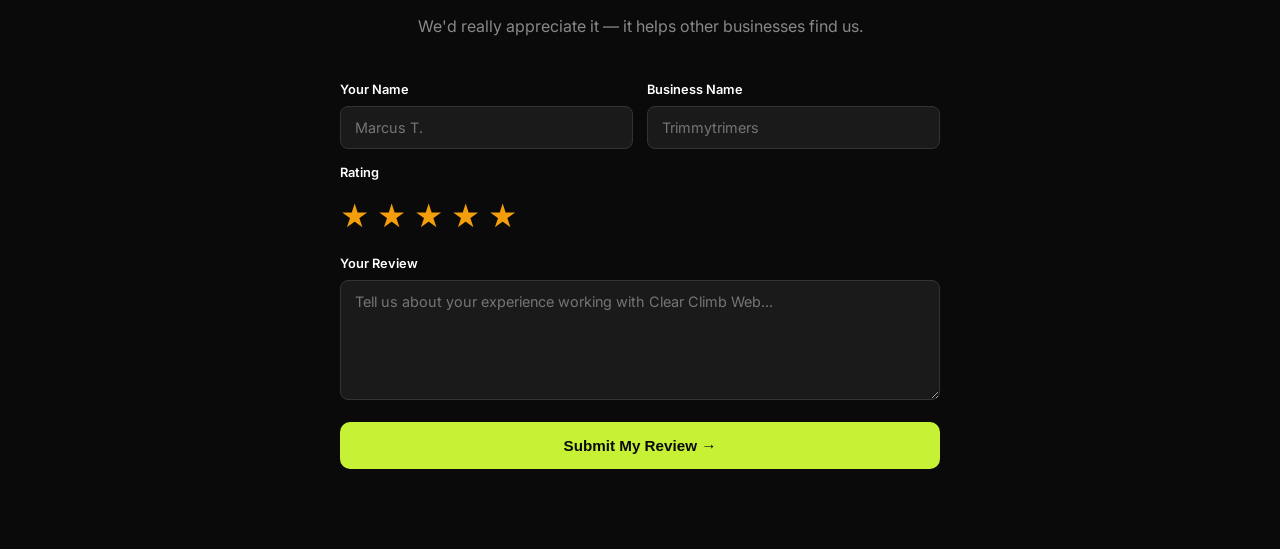
<file: ClearClimbWeb.html>
<!DOCTYPE html>
<html lang="en">
<head>
  <meta charset="UTF-8" />
  <meta name="viewport" content="width=device-width, initial-scale=1.0" />
  <title>Clear Climb Web</title>
  <meta name="description" content="Clear Climb Web builds fast, beautiful websites for businesses ready to grow online." />
  <link rel="preconnect" href="https://fonts.googleapis.com" />
  <link rel="preconnect" href="https://fonts.gstatic.com" crossorigin />
  <link href="https://fonts.googleapis.com/css2?family=Inter:wght@300;400;500;600;700;800;900&display=swap" rel="stylesheet" />
  <style>
    *, *::before, *::after { box-sizing: border-box; margin: 0; padding: 0; }

    :root {
      --black:   #0a0a0a;
      --white:   #ffffff;
      --lime:    #c6f135;
      --lime-dk: #a8d41f;
      --gray:    #f4f4f4;
      --muted:   #6b7280;
      --border:  #e5e7eb;
      --radius:  12px;
    }

    html { scroll-behavior: smooth; }

    body {
      font-family: 'Inter', sans-serif;
      background: var(--white);
      color: var(--black);
      line-height: 1.6;
      -webkit-font-smoothing: antialiased;
    }

    nav {
      position: fixed; top: 0; left: 0; right: 0; z-index: 100;
      display: flex; align-items: center; justify-content: space-between;
      padding: 0 5%; height: 72px;
      background: rgba(255,255,255,0.92);
      backdrop-filter: blur(12px);
      border-bottom: 1px solid var(--border);
    }

    .nav-logo {
      font-size: 1.1rem; font-weight: 800; letter-spacing: -0.5px;
      text-decoration: none; color: var(--black);
    }
    .nav-logo span { color: var(--lime-dk); }

    .nav-links { display: flex; gap: 2rem; list-style: none; }
    .nav-links a {
      text-decoration: none; color: var(--muted); font-size: 0.9rem;
      font-weight: 500; transition: color .2s;
    }
    .nav-links a:hover { color: var(--black); }

    .nav-cta {
      background: var(--black); color: var(--white);
      border: none; border-radius: 8px;
      padding: 10px 22px; font-size: 0.875rem; font-weight: 600;
      cursor: pointer; text-decoration: none; transition: background .2s;
    }
    .nav-cta:hover { background: #333; }

    .hamburger { display: none; flex-direction: column; gap: 5px; cursor: pointer; }
    .hamburger span { width: 24px; height: 2px; background: var(--black); border-radius: 2px; transition: .3s; }

    #hero {
      padding: 160px 5% 100px;
      display: grid; grid-template-columns: 1fr 1fr;
      gap: 60px; align-items: center;
      min-height: 100vh;
    }

    .hero-badge {
      display: inline-flex; align-items: center; gap: 8px;
      background: var(--lime); color: var(--black);
      border-radius: 999px; padding: 6px 16px;
      font-size: 0.8rem; font-weight: 700;
      text-transform: uppercase; letter-spacing: 0.5px;
      margin-bottom: 24px;
    }
    .hero-badge::before { content: '●'; font-size: 0.5rem; }

    .hero-left h1 {
      font-size: clamp(2.5rem, 5vw, 4.2rem);
      font-weight: 900; line-height: 1.08;
      letter-spacing: -2px; margin-bottom: 24px;
    }
    .hero-left h1 .accent { color: var(--lime-dk); -webkit-text-fill-color: var(--lime-dk); }

    .hero-left p {
      font-size: 1.1rem; color: var(--muted); max-width: 480px;
      margin-bottom: 36px; line-height: 1.7;
    }

    .hero-btns { display: flex; gap: 14px; flex-wrap: wrap; }
    .btn-primary {
      background: var(--black); color: var(--white);
      padding: 15px 32px; border-radius: 10px;
      font-weight: 700; font-size: 0.95rem; text-decoration: none;
      transition: transform .2s, box-shadow .2s;
    }
    .btn-primary:hover { transform: translateY(-2px); box-shadow: 0 8px 24px rgba(0,0,0,.18); }
    .btn-outline {
      background: transparent; color: var(--black);
      border: 2px solid var(--border);
      padding: 13px 30px; border-radius: 10px;
      font-weight: 600; font-size: 0.95rem; text-decoration: none;
      transition: border-color .2s;
    }
    .btn-outline:hover { border-color: var(--black); }

    .hero-stats {
      display: flex; gap: 32px; margin-top: 48px;
    }
    .stat-num { font-size: 2rem; font-weight: 900; letter-spacing: -1px; }
    .stat-label { font-size: 0.8rem; color: var(--muted); font-weight: 500; }

    .hero-right { position: relative; }
    .hero-card {
      background: var(--black); border-radius: 20px;
      padding: 36px; color: var(--white);
      position: relative; overflow: hidden;
    }
    .hero-card::before {
      content: ''; position: absolute;
      top: -60px; right: -60px;
      width: 200px; height: 200px;
      background: var(--lime); border-radius: 50%; opacity: .15;
    }
    .hero-card-title { font-size: 0.75rem; font-weight: 600; color: #aaa; text-transform: uppercase; letter-spacing: 1px; margin-bottom: 12px; }
    .hero-card-site { font-size: 1.3rem; font-weight: 800; margin-bottom: 20px; }

    .site-preview {
      background: #1a1a1a; border-radius: 10px; padding: 16px; margin-bottom: 20px;
    }
    .site-bar { display: flex; gap: 6px; margin-bottom: 12px; }
    .site-bar span { width: 10px; height: 10px; border-radius: 50%; }
    .site-bar span:nth-child(1) { background: #ff5f57; }
    .site-bar span:nth-child(2) { background: #febc2e; }
    .site-bar span:nth-child(3) { background: #28c840; }

    .site-lines { display: flex; flex-direction: column; gap: 7px; }
    .site-line { background: #333; border-radius: 4px; height: 10px; }
    .site-line.wide { width: 70%; }
    .site-line.medium { width: 50%; }
    .site-line.short { width: 35%; }
    .site-line.lime { background: var(--lime); width: 45%; }

    .hero-card-metric { display: flex; justify-content: space-between; }
    .metric-item { text-align: center; }
    .metric-val { font-size: 1.4rem; font-weight: 800; color: var(--lime); }
    .metric-lbl { font-size: 0.72rem; color: #888; }

    .floating-badge {
      position: absolute; bottom: -20px; left: -20px;
      background: var(--lime); color: var(--black);
      border-radius: 12px; padding: 14px 20px;
      font-weight: 800; font-size: 0.9rem;
      box-shadow: 0 8px 24px rgba(0,0,0,.12);
    }
    .floating-badge small { display: block; font-size: 0.7rem; font-weight: 500; }

    #trust { background: var(--gray); padding: 40px 5%; text-align: center; }
    #trust p { font-size: 0.8rem; color: var(--muted); text-transform: uppercase; letter-spacing: 1px; font-weight: 600; margin-bottom: 24px; }
    .trust-logos { display: flex; gap: 40px; justify-content: center; flex-wrap: wrap; align-items: center; }
    .trust-logo { font-size: 1rem; font-weight: 800; color: #bbb; letter-spacing: -0.5px; }

    #services { padding: 100px 5%; }
    .section-tag {
      font-size: 0.75rem; font-weight: 700; text-transform: uppercase;
      letter-spacing: 1.5px; color: var(--lime-dk); margin-bottom: 12px;
    }
    .section-title {
      font-size: clamp(1.8rem, 3.5vw, 2.8rem); font-weight: 900;
      letter-spacing: -1px; margin-bottom: 16px; max-width: 540px;
    }
    .section-sub { color: var(--muted); font-size: 1.05rem; max-width: 500px; margin-bottom: 60px; }

    .services-grid {
      display: grid; grid-template-columns: repeat(auto-fit, minmax(280px, 1fr)); gap: 24px;
    }
    .service-card {
      border: 1.5px solid var(--border); border-radius: var(--radius);
      padding: 32px; transition: border-color .2s, transform .2s, box-shadow .2s;
    }
    .service-card:hover {
      border-color: var(--black); transform: translateY(-4px);
      box-shadow: 0 12px 32px rgba(0,0,0,.08);
    }
    .service-icon {
      width: 48px; height: 48px; border-radius: 10px;
      background: var(--lime); display: flex; align-items: center; justify-content: center;
      font-size: 1.3rem; margin-bottom: 20px;
    }
    .service-card h3 { font-size: 1.1rem; font-weight: 700; margin-bottom: 10px; }
    .service-card p { color: var(--muted); font-size: 0.9rem; line-height: 1.65; }
    .service-link {
      display: inline-flex; align-items: center; gap: 6px;
      margin-top: 20px; font-size: 0.85rem; font-weight: 600;
      color: var(--black); text-decoration: none;
    }
    .service-link::after { content: '→'; transition: transform .2s; }
    .service-link:hover::after { transform: translateX(4px); }

    #process { background: var(--black); color: var(--white); padding: 100px 5%; }
    #process .section-tag { color: var(--lime); }
    #process .section-title { color: var(--white); }
    #process .section-sub { color: #aaa; }

    .process-steps {
      display: grid; grid-template-columns: repeat(auto-fit, minmax(220px, 1fr));
      gap: 32px; margin-top: 60px;
    }
    .step-num { font-size: 3.5rem; font-weight: 900; color: #1e1e1e; line-height: 1; margin-bottom: 16px; }
    .step-title { font-size: 1.05rem; font-weight: 700; margin-bottom: 10px; }
    .step-desc { color: #888; font-size: 0.88rem; line-height: 1.65; }

    #portfolio { padding: 100px 5%; }

    #testimonials { background: var(--gray); padding: 100px 5%; }
    .testimonials-grid {
      display: grid; grid-template-columns: repeat(auto-fit, minmax(300px, 1fr));
      gap: 24px; margin-top: 60px;
    }
    .testimonial-card {
      background: var(--white); border-radius: var(--radius);
      padding: 32px; border: 1.5px solid var(--border);
    }
    .stars { color: #f59e0b; font-size: 0.9rem; margin-bottom: 16px; }
    .testimonial-text { font-size: 0.95rem; line-height: 1.7; color: #333; margin-bottom: 24px; font-style: italic; }
    .testimonial-author { display: flex; align-items: center; gap: 12px; }
    .author-avatar {
      width: 42px; height: 42px; border-radius: 50%;
      display: flex; align-items: center; justify-content: center;
      font-weight: 800; font-size: 1rem; color: var(--black);
    }
    .av1 { background: var(--lime); }
    .av2 { background: #93c5fd; }
    .av3 { background: #fca5a5; }
    .author-name { font-weight: 700; font-size: 0.9rem; }
    .author-role { font-size: 0.78rem; color: var(--muted); }

    #pricing { padding: 100px 5%; }
    .pricing-grid {
      display: grid; grid-template-columns: repeat(auto-fit, minmax(280px, 1fr));
      gap: 24px; margin-top: 60px; align-items: start;
    }
    .pricing-card { border: 1.5px solid var(--border); border-radius: var(--radius); padding: 36px; }
    .pricing-card.featured {
      background: var(--black); color: var(--white);
      border-color: var(--black); transform: scale(1.03);
    }
    .plan-badge {
      display: inline-block; background: var(--lime); color: var(--black);
      font-size: 0.7rem; font-weight: 800; text-transform: uppercase;
      letter-spacing: 0.5px; border-radius: 999px; padding: 3px 10px; margin-bottom: 20px;
    }
    .plan-name { font-size: 1.1rem; font-weight: 700; margin-bottom: 8px; }
    .pricing-card.featured .plan-name { color: var(--white); }
    .plan-price { font-size: 2.4rem; font-weight: 900; letter-spacing: -1px; margin-bottom: 4px; }
    .plan-price sup { font-size: 1.2rem; vertical-align: top; margin-top: 6px; display: inline-block; }
    .plan-period { font-size: 0.8rem; color: var(--muted); margin-bottom: 24px; }
    .pricing-card.featured .plan-period { color: #888; }
    .plan-features { list-style: none; display: flex; flex-direction: column; gap: 12px; margin-bottom: 32px; }
    .plan-features li { font-size: 0.88rem; display: flex; gap: 10px; }
    .plan-features li::before { content: '✓'; color: var(--lime-dk); font-weight: 700; flex-shrink: 0; }
    .pricing-card.featured .plan-features li { color: #ccc; }
    .plan-btn {
      display: block; text-align: center; border-radius: 10px;
      padding: 13px; font-weight: 700; font-size: 0.9rem; text-decoration: none; transition: .2s;
    }
    .plan-btn.dark { background: var(--black); color: var(--white); }
    .plan-btn.dark:hover { background: #333; }
    .plan-btn.light { background: var(--lime); color: var(--black); }
    .plan-btn.light:hover { background: var(--lime-dk); }

    #cta {
      margin: 0 5% 100px; background: var(--black); border-radius: 20px;
      padding: 80px; text-align: center; color: var(--white);
      position: relative; overflow: hidden;
    }
    #cta::before {
      content: ''; position: absolute; top: -80px; left: -80px;
      width: 300px; height: 300px; background: var(--lime); border-radius: 50%; opacity: .08;
    }
    #cta h2 { font-size: clamp(1.8rem, 3.5vw, 2.8rem); font-weight: 900; letter-spacing: -1px; margin-bottom: 16px; }
    #cta p { color: #aaa; font-size: 1rem; margin-bottom: 36px; }
    #cta .hero-btns { justify-content: center; }
    #cta .btn-outline { border-color: #444; color: var(--white); }
    #cta .btn-outline:hover { border-color: var(--white); }

    #contact { padding: 0 5% 100px; }
    .contact-wrap { display: grid; grid-template-columns: 1fr 1fr; gap: 60px; align-items: start; }
    .contact-info h2 { font-size: 2rem; font-weight: 900; letter-spacing: -1px; margin-bottom: 16px; }
    .contact-info p { color: var(--muted); line-height: 1.7; margin-bottom: 36px; }
    .contact-detail { display: flex; gap: 14px; align-items: flex-start; margin-bottom: 24px; }
    .contact-icon {
      width: 44px; height: 44px; border-radius: 10px; background: var(--lime);
      display: flex; align-items: center; justify-content: center; font-size: 1.1rem; flex-shrink: 0;
    }
    .contact-detail strong { display: block; font-weight: 700; font-size: 0.9rem; }
    .contact-detail span { color: var(--muted); font-size: 0.85rem; }

    .contact-form { display: flex; flex-direction: column; gap: 16px; }
    .form-row { display: grid; grid-template-columns: 1fr 1fr; gap: 16px; }
    label { font-size: 0.8rem; font-weight: 600; display: block; margin-bottom: 6px; }
    input, textarea, select {
      width: 100%; border: 1.5px solid var(--border); border-radius: 8px;
      padding: 12px 14px; font-size: 0.9rem; font-family: inherit;
      transition: border-color .2s; outline: none;
    }
    input:focus, textarea:focus, select:focus { border-color: var(--black); }
    textarea { resize: vertical; min-height: 120px; }
    .form-submit {
      background: var(--black); color: var(--white);
      border: none; border-radius: 10px; padding: 15px;
      font-size: 0.95rem; font-weight: 700; cursor: pointer; transition: background .2s;
    }
    .form-submit:hover { background: #333; }

    footer { background: var(--black); color: #888; padding: 60px 5% 32px; }
    .footer-top {
      display: grid; grid-template-columns: 2fr 1fr 1fr 1fr;
      gap: 48px; margin-bottom: 48px;
    }
    .footer-logo { font-size: 1.1rem; font-weight: 800; color: var(--white); margin-bottom: 12px; }
    .footer-logo span { color: var(--lime); }
    .footer-desc { font-size: 0.85rem; line-height: 1.65; }
    .footer-col h4 { color: var(--white); font-size: 0.85rem; font-weight: 700; margin-bottom: 16px; }
    .footer-col ul { list-style: none; display: flex; flex-direction: column; gap: 10px; }
    .footer-col a { color: #888; text-decoration: none; font-size: 0.85rem; transition: color .2s; }
    .footer-col a:hover { color: var(--lime); }
    .footer-bottom {
      border-top: 1px solid #1e1e1e; padding-top: 24px;
      display: flex; justify-content: space-between; align-items: center;
    }
    .footer-bottom p { font-size: 0.8rem; }

    @media (max-width: 900px) {
      #hero { grid-template-columns: 1fr; padding: 120px 5% 60px; min-height: auto; }
      .hero-right { display: none; }
      .contact-wrap { grid-template-columns: 1fr; }
      .form-row { grid-template-columns: 1fr; }
      .footer-top { grid-template-columns: 1fr 1fr; }
      #cta { padding: 60px 32px; }
    }
    @media (max-width: 600px) {
      .nav-links, .nav-cta { display: none; }
      .hamburger { display: flex; }
      .footer-top { grid-template-columns: 1fr; }
      .hero-stats { gap: 20px; }
    }
  </style>
</head>
<body>

  <!-- NAV -->
  <nav>
    <a href="#" class="nav-logo">Clear <span>Climb</span> Web</a>
    <ul class="nav-links">
      <li><a href="#services">Services</a></li>
      <li><a href="#maintenance">Maintenance</a></li>
      <li><a href="#pricing">Pricing</a></li>
      <li><a href="#about">About</a></li>
      <li><a href="#contact">Contact</a></li>
      <li><a href="#leave-review">Reviews</a></li>
    </ul>
    <a href="#contact" class="nav-cta">Get a Free Quote</a>
    <div class="hamburger" onclick="toggleMenu()">
      <span></span><span></span><span></span>
    </div>
  </nav>

  <!-- HERO -->
  <section id="hero">
    <div class="hero-left">
      <div class="hero-badge">Web Design · Development · Growth</div>
      <h1>
        We Build Websites <br/>
        That <span class="accent">Climb</span> <br/>
        Above the Rest
      </h1>
      <p>Clear Climb Web crafts fast, stunning websites for businesses ready to get found online — and actually convert visitors into customers.</p>
      <div class="hero-btns">
        <a href="#contact" class="btn-primary">Start Your Project</a>
        <a href="#portfolio" class="btn-outline">See Our Work</a>
      </div>
      <div class="hero-stats">
        <div>
          <div class="stat-num">120+</div>
          <div class="stat-label">Sites Launched</div>
        </div>
        <div>
          <div class="stat-num">100%</div>
          <div class="stat-label">Client Satisfaction</div>
        </div>
        <div>
          <div class="stat-num">3×</div>
          <div class="stat-label">Avg Traffic Growth</div>
        </div>
      </div>
    </div>
    <div class="hero-right">
      <div class="hero-card">
        <div class="hero-card-title">Latest Build — Live</div>
        <div class="hero-card-site">🏪 Trimmytrimers Landscaping</div>
        <div class="site-preview">
          <div class="site-bar"><span></span><span></span><span></span></div>
          <div class="site-lines">
            <div class="site-line lime"></div>
            <div class="site-line wide"></div>
            <div class="site-line medium"></div>
            <div class="site-line short"></div>
            <div class="site-line wide"></div>
          </div>
        </div>
        <div class="hero-card-metric">
          <div class="metric-item"><div class="metric-val">↑ 94%</div><div class="metric-lbl">Page Speed</div></div>
          <div class="metric-item"><div class="metric-val">↑ 3.2×</div><div class="metric-lbl">Leads/Mo</div></div>
          <div class="metric-item"><div class="metric-val">7 days</div><div class="metric-lbl">Turnaround</div></div>
        </div>
      </div>
      <div class="floating-badge">🚀 Site delivered<small>in under 2 weeks</small></div>
    </div>
  </section>

  <!-- TRUST -->
  <section id="trust">
    <p>Trusted by businesses across Florida</p>
    <div class="trust-logos">
      <span class="trust-logo">Tampa Bay 🌴</span>
      <span class="trust-logo">Miami 🌊</span>
      <span class="trust-logo">Orlando ✨</span>
      <span class="trust-logo">Jacksonville 🏙️</span>
      <span class="trust-logo">Ft. Lauderdale 🌺</span>
    </div>
  </section>

  <!-- SERVICES -->
  <section id="services">
    <div class="section-tag">What We Do</div>
    <h2 class="section-title">Everything your business needs to win online</h2>
    <p class="section-sub">From a simple 5-page site to a full e-commerce store, we handle it all — built to rank, built to convert.</p>
    <div class="services-grid">
      <div class="service-card">
        <div class="service-icon">🎨</div>
        <h3>Custom Web Design</h3>
        <p>Handcrafted designs tailored to your brand. No templates — your business deserves something unique that stands out in your market.</p>
        <a href="#contact" class="service-link">Get started</a>
      </div>
      <div class="service-card">
        <div class="service-icon">⚡</div>
        <h3>Fast Development</h3>
        <p>Lightning-fast websites built on modern tech. We're obsessed with performance — most of our sites score 95+ on Google PageSpeed.</p>
        <a href="#contact" class="service-link">Get started</a>
      </div>
      <div class="service-card">
        <div class="service-icon">🔍</div>
        <h3>SEO & Local Search</h3>
        <p>Show up when customers search for you. We build every site with local SEO best practices baked in from day one.</p>
        <a href="#contact" class="service-link">Get started</a>
      </div>
      <div class="service-card">
        <div class="service-icon">🛒</div>
        <h3>E-Commerce Stores</h3>
        <p>Sell online with confidence. We build custom online stores that make buying easy and look great on every device.</p>
        <a href="#contact" class="service-link">Get started</a>
      </div>
      <div class="service-card">
        <div class="service-icon">📱</div>
        <h3>Mobile-First Design</h3>
        <p>Over 60% of web traffic is mobile. Every site we build looks and works flawlessly on phones, tablets and desktops.</p>
        <a href="#contact" class="service-link">Get started</a>
      </div>
      <div class="service-card">
        <div class="service-icon">🔧</div>
        <h3>Maintenance & Support</h3>
        <p>We don't disappear after launch. Monthly care plans keep your site updated, secure and always running at peak performance.</p>
        <a href="#contact" class="service-link">Get started</a>
      </div>
    </div>
  </section>

  <!-- PROCESS -->
  <section id="process">
    <div class="section-tag">How It Works</div>
    <h2 class="section-title">Your site, live in as little as 7 days</h2>
    <p class="section-sub">A simple, transparent process — no jargon, no surprises, just results.</p>
    <div class="process-steps">
      <div class="process-step">
        <div class="step-num">01</div>
        <div class="step-title">Discovery Call</div>
        <div class="step-desc">We learn your business, goals and what your customers need. 30 minutes is all it takes to get aligned.</div>
      </div>
      <div class="process-step">
        <div class="step-num">02</div>
        <div class="step-title">Design & Plan</div>
        <div class="step-desc">We map out your site structure and create a custom design mockup. You approve before we write a single line of code.</div>
      </div>
      <div class="process-step">
        <div class="step-num">03</div>
        <div class="step-title">Build & Optimize</div>
        <div class="step-desc">We build your site with clean code, fast load times and full SEO optimization baked in from the start.</div>
      </div>
      <div class="process-step">
        <div class="step-num">04</div>
        <div class="step-title">Launch & Grow</div>
        <div class="step-desc">We launch your site, hand over training, and you can optionally keep us on a care plan for ongoing growth.</div>
      </div>
    </div>
  </section>

  <!-- PORTFOLIO -->
  <section id="portfolio">
    <div class="section-tag">Our Work</div>
    <h2 class="section-title">Recent sites we've built</h2>
    <p class="section-sub">Every project is built from scratch to match the client's brand, audience and goals.</p>
    <div style="background:#f9fafb;border:2px dashed #e5e7eb;border-radius:16px;padding:60px 40px;text-align:center;margin-top:60px;">
      <div style="font-size:2.5rem;margin-bottom:16px;">🚀</div>
      <h3 style="font-size:1.4rem;font-weight:800;margin-bottom:12px;">Your business could be featured here</h3>
      <p style="color:#6b7280;font-size:1rem;max-width:480px;margin:0 auto 28px;">We're actively building our portfolio. Be one of our first featured clients and get our best pricing plus priority attention.</p>
      <a href="#contact" class="btn-primary" style="display:inline-block;">Claim Your Spot →</a>
    </div>
  </section>

  <!-- TESTIMONIALS -->
  <section id="testimonials">
    <div class="section-tag">What Clients Say</div>
    <h2 class="section-title">Real results, real reviews</h2>
    <p class="section-sub">Don't take our word for it — hear from business owners we've helped grow online.</p>
    <div class="testimonials-grid">
      <div class="testimonial-card">
        <div class="stars">★★★★★</div>
        <p class="testimonial-text">"Clear Climb built our site in under 2 weeks and we started getting calls almost immediately. Worth every penny — our phone hasn't stopped ringing."</p>
        <div class="testimonial-author">
          <div class="author-avatar av1">M</div>
          <div>
            <div class="author-name">Marcus T.</div>
            <div class="author-role">Owner, Trimmytrimers Landscaping</div>
          </div>
        </div>
      </div>
      <div class="testimonial-card">
        <div class="stars">★★★★★</div>
        <p class="testimonial-text">"I had zero online presence. Now I show up first on Google in my area and my booking calendar is full. These guys know what they're doing."</p>
        <div class="testimonial-author">
          <div class="author-avatar av2">D</div>
          <div>
            <div class="author-name">Darnell W.</div>
            <div class="author-role">Owner, Fresh Cuts Barber Lounge</div>
          </div>
        </div>
      </div>
      <div class="testimonial-card">
        <div class="stars">★★★★★</div>
        <p class="testimonial-text">"Professional, fast, and they actually explain everything in plain English. My new site looks incredible and loads super fast on mobile."</p>
        <div class="testimonial-author">
          <div class="author-avatar av3">S</div>
          <div>
            <div class="author-name">Sandra M.</div>
            <div class="author-role">Owner, Soul Kitchen Tampa</div>
          </div>
        </div>
      </div>
    </div>
  </section>

  <!-- PRICING -->
  <section id="pricing">
    <div class="section-tag">Pricing</div>
    <h2 class="section-title">Straightforward pricing, no surprises</h2>
    <p class="section-sub">Every plan includes a custom design, mobile optimization, and SEO setup. No hidden fees.</p>
    <div style="display:inline-flex;align-items:center;gap:14px;background:#f4f4f4;border-radius:12px;padding:16px 28px;margin-bottom:48px;">
      <span style="font-size:2.2rem;">🛡️</span>
      <div style="text-align:left;"><strong style="font-size:1.05rem;">100% Satisfaction Guaranteed</strong><br><span style="font-size:0.85rem;color:#6b7280;">Not happy with the result? We keep working until you are — no questions asked.</span></div>
    </div>
    <div class="pricing-grid">
      <div class="pricing-card">
        <div class="plan-name">Starter</div>
        <div class="plan-price"><sup>$</sup>299</div>
        <div class="plan-period">one-time payment</div>
        <ul class="plan-features">
          <li>Up to 5 pages</li>
          <li>Mobile responsive design</li>
          <li>Basic SEO setup</li>
          <li>Contact form</li>
          <li>Google Maps embed</li>
          <li>1 round of revisions</li>
        </ul>
        <a href="#contact" class="plan-btn dark">Get Started</a>
      </div>
      <div class="pricing-card featured">
        <div class="plan-badge">Most Popular</div>
        <div class="plan-name">Growth</div>
        <div class="plan-price"><sup>$</sup>499</div>
        <div class="plan-period">one-time payment</div>
        <ul class="plan-features">
          <li>Up to 10 pages</li>
          <li>Custom design + branding</li>
          <li>Full SEO optimization</li>
          <li>Blog or service area pages</li>
          <li>Lead capture forms</li>
          <li>Speed optimization</li>
          <li>3 rounds of revisions</li>
        </ul>
        <a href="#contact" class="plan-btn light">Get Started</a>
      </div>
      <div class="pricing-card">
        <div class="plan-name">Pro / E-Commerce</div>
        <div class="plan-price"><sup>$</sup>699</div>
        <div class="plan-period">one-time payment</div>
        <ul class="plan-features">
          <li>Unlimited pages</li>
          <li>Custom online store</li>
          <li>Product pages + checkout</li>
          <li>Email marketing setup</li>
          <li>Analytics dashboard</li>
          <li>Priority support</li>
          <li>Unlimited revisions</li>
        </ul>
        <a href="#contact" class="plan-btn dark">Get Started</a>
      </div>
    </div>
  </section>

  <!-- MAINTENANCE -->
  <section id="maintenance" style="padding:100px 5%;background:#f9fafb;">
    <div class="section-tag">Care Plans</div>
    <h2 class="section-title">Keep your site running like new</h2>
    <p class="section-sub">Your website is a 24/7 employee — it needs to stay fast, secure and up to date. We handle everything so you never have to worry.</p>
    <div style="display:grid;grid-template-columns:repeat(auto-fit,minmax(260px,1fr));gap:24px;margin-top:60px;">
      <div style="background:#fff;border:1.5px solid #e5e7eb;border-radius:12px;padding:32px;">
        <div style="font-size:2rem;margin-bottom:16px;">🔒</div>
        <h3 style="font-weight:800;margin-bottom:10px;">Security Updates</h3>
        <p style="color:#6b7280;font-size:0.9rem;line-height:1.65;">We patch vulnerabilities and keep your site protected from hackers, malware and downtime — before it becomes a problem.</p>
      </div>
      <div style="background:#fff;border:1.5px solid #e5e7eb;border-radius:12px;padding:32px;">
        <div style="font-size:2rem;margin-bottom:16px;">⚡</div>
        <h3 style="font-weight:800;margin-bottom:10px;">Speed & Performance</h3>
        <p style="color:#6b7280;font-size:0.9rem;line-height:1.65;">Monthly performance checks to make sure your site loads fast. Slow sites lose customers — we won't let that happen to you.</p>
      </div>
      <div style="background:#fff;border:1.5px solid #e5e7eb;border-radius:12px;padding:32px;">
        <div style="font-size:2rem;margin-bottom:16px;">✏️</div>
        <h3 style="font-weight:800;margin-bottom:10px;">Content Updates</h3>
        <p style="color:#6b7280;font-size:0.9rem;line-height:1.65;">Need to change hours, add photos, update prices or swap out text? Just text us and we handle it — usually same day.</p>
      </div>
      <div style="background:#fff;border:1.5px solid #e5e7eb;border-radius:12px;padding:32px;">
        <div style="font-size:2rem;margin-bottom:16px;">📈</div>
        <h3 style="font-weight:800;margin-bottom:10px;">Monthly Reports</h3>
        <p style="color:#6b7280;font-size:0.9rem;line-height:1.65;">See exactly how your site is performing — traffic, leads, top pages. Know what's working without having to figure it out yourself.</p>
      </div>
      <div style="background:#0a0a0a;border-radius:12px;padding:32px;color:#fff;display:flex;flex-direction:column;justify-content:space-between;">
        <div>
          <div style="font-size:2rem;margin-bottom:16px;">🤝</div>
          <h3 style="font-weight:800;margin-bottom:10px;">Ready to protect your site?</h3>
          <p style="color:#888;font-size:0.9rem;line-height:1.65;margin-bottom:24px;">Ask us about adding a monthly care plan when you get your quote.</p>
        </div>
        <a href="#contact" style="display:block;text-align:center;background:#c6f135;color:#0a0a0a;border-radius:10px;padding:13px;font-weight:700;font-size:0.9rem;text-decoration:none;">Get a Care Plan →</a>
      </div>
    </div>
  </section>

  <!-- ABOUT -->
  <section id="about" style="padding:100px 5%;">
    <div style="display:grid;grid-template-columns:1fr 1fr;gap:80px;align-items:center;">
      <div>
        <div class="section-tag">About Us</div>
        <h2 class="section-title">This isn't just a business to me</h2>
        <p style="color:#6b7280;font-size:1.05rem;line-height:1.8;margin-bottom:24px;">I started Clear Climb Web because I watched too many good businesses fail online — not because they weren't great at what they do, but because nobody could find them.</p>
        <p style="color:#6b7280;font-size:1.05rem;line-height:1.8;margin-bottom:24px;">I genuinely care about every business I work with. When you win, I win. I'm not trying to push you into a package you don't need or disappear after launch. I want to build something real with you — something that actually brings customers through your door.</p>
        <p style="color:#6b7280;font-size:1.05rem;line-height:1.8;margin-bottom:36px;">Every site I build gets the same attention I'd give my own business. That means honest advice, fast turnaround, and I'm always a text away when you need me.</p>
        <div style="display:flex;gap:32px;">
          <div>
            <div style="font-size:2rem;font-weight:900;letter-spacing:-1px;">120+</div>
            <div style="font-size:0.8rem;color:#6b7280;font-weight:500;">Sites Built</div>
          </div>
          <div>
            <div style="font-size:2rem;font-weight:900;letter-spacing:-1px;">100%</div>
            <div style="font-size:0.8rem;color:#6b7280;font-weight:500;">Satisfaction</div>
          </div>
          <div>
            <div style="font-size:2rem;font-weight:900;letter-spacing:-1px;">Florida</div>
            <div style="font-size:0.8rem;color:#6b7280;font-weight:500;">Based & Proud</div>
          </div>
        </div>
      </div>
      <div style="background:#f9fafb;border-radius:20px;padding:48px;border:1.5px solid #e5e7eb;">
        <div style="font-size:3rem;margin-bottom:20px;">👋</div>
        <h3 style="font-size:1.3rem;font-weight:800;margin-bottom:16px;">My promise to you</h3>
        <div style="display:flex;flex-direction:column;gap:16px;">
          <div style="display:flex;gap:14px;align-items:flex-start;">
            <span style="background:#c6f135;border-radius:50%;width:28px;height:28px;display:flex;align-items:center;justify-content:center;font-size:0.75rem;font-weight:800;flex-shrink:0;">✓</span>
            <div><strong style="display:block;font-size:0.9rem;">I'll be real with you</strong><span style="font-size:0.85rem;color:#6b7280;">No upselling, no jargon. Just honest advice on what your business actually needs.</span></div>
          </div>
          <div style="display:flex;gap:14px;align-items:flex-start;">
            <span style="background:#c6f135;border-radius:50%;width:28px;height:28px;display:flex;align-items:center;justify-content:center;font-size:0.75rem;font-weight:800;flex-shrink:0;">✓</span>
            <div><strong style="display:block;font-size:0.9rem;">I won't disappear after launch</strong><span style="font-size:0.85rem;color:#6b7280;">I'm here for the long run. Text me anytime — I actually pick up.</span></div>
          </div>
          <div style="display:flex;gap:14px;align-items:flex-start;">
            <span style="background:#c6f135;border-radius:50%;width:28px;height:28px;display:flex;align-items:center;justify-content:center;font-size:0.75rem;font-weight:800;flex-shrink:0;">✓</span>
            <div><strong style="display:block;font-size:0.9rem;">Your success is my success</strong><span style="font-size:0.85rem;color:#6b7280;">I take pride in every site I build. If you're not growing, I'm not done.</span></div>
          </div>
          <div style="display:flex;gap:14px;align-items:flex-start;">
            <span style="background:#c6f135;border-radius:50%;width:28px;height:28px;display:flex;align-items:center;justify-content:center;font-size:0.75rem;font-weight:800;flex-shrink:0;">✓</span>
            <div><strong style="display:block;font-size:0.9rem;">Florida-based, community-first</strong><span style="font-size:0.85rem;color:#6b7280;">I'm building for businesses in my own backyard. This community matters to me.</span></div>
          </div>
        </div>
      </div>
    </div>
  </section>

  <!-- CTA BANNER -->
  <section id="cta">
    <h2>Your next customer is searching right now. Are you showing up?</h2>
    <p>Most Florida businesses without a website lose 70% of potential customers before they ever make contact. Let's fix that — today.</p>
    <div class="hero-btns">
      <a href="#contact" class="btn-primary">Get a Free Quote →</a>
      <a href="tel:+19547039683" class="btn-outline">📞 Call Us Now</a>
    </div>
  </section>

  <!-- CONTACT -->
  <section id="contact">
    <div class="contact-wrap">
      <div class="contact-info">
        <div class="section-tag">Contact</div>
        <h2>Let's build something great</h2>
        <p>Ready to get your business online? Fill out the form and we'll get back to you within one business day with a free quote.</p>
        <div class="contact-detail">
          <div class="contact-icon">📧</div>
          <div><strong>Email Us</strong><span>reelhunter24@gmail.com</span></div>
        </div>
        <div class="contact-detail">
          <div class="contact-icon">📞</div>
          <div><strong>Call or Text</strong><span>(954) 703-9683</span></div>
        </div>
        <div class="contact-detail">
          <div class="contact-icon">📍</div>
          <div><strong>Serving All of Florida</strong><span>Tampa · Miami · Orlando · Jacksonville & beyond</span></div>
        </div>
      </div>
      <form class="contact-form" action="https://formspree.io/f/xnpddgkq" method="POST" onsubmit="handleSubmit(event)">
        <div class="form-row">
          <div>
            <label for="fname">First Name</label>
            <input id="fname" name="first_name" type="text" placeholder="Marcus" required />
          </div>
          <div>
            <label for="lname">Last Name</label>
            <input id="lname" name="last_name" type="text" placeholder="Thompson" required />
          </div>
        </div>
        <div>
          <label for="email">Email</label>
          <input id="email" name="email" type="email" placeholder="you@business.com" required />
        </div>
        <div>
          <label for="phone">Phone Number</label>
          <input id="phone" name="phone" type="tel" placeholder="(813) 555-0100" />
        </div>
        <div>
          <label for="service">What do you need?</label>
          <select id="service" name="service">
            <option value="">Select a service...</option>
            <option>Starter Website — $299</option>
            <option>Growth Website — $499</option>
            <option>Pro / E-Commerce — $699</option>
            <option>Monthly Maintenance Plan</option>
          </select>
        </div>
        <div>
          <label for="message">Tell us about your business</label>
          <textarea id="message" name="message" placeholder="What does your business do? Who are your customers? Any website examples you like?"></textarea>
        </div>
        <button type="submit" class="form-submit">Send My Free Quote Request →</button>
      </form>
    </div>
  </section>

  <!-- FOOTER -->
  <footer>
    <div class="footer-top">
      <div class="footer-brand">
        <div class="footer-logo">Clear <span>Climb</span> Web</div>
        <p class="footer-desc">We build websites that help Florida businesses get found online and turn visitors into customers. Fast, beautiful, and built to grow.</p>
      </div>
      <div class="footer-col">
        <h4>Services</h4>
        <ul>
          <li><a href="#services">Web Design</a></li>
          <li><a href="#services">Development</a></li>
          <li><a href="#services">SEO & Local Search</a></li>
          <li><a href="#services">E-Commerce</a></li>
          <li><a href="#maintenance">Maintenance</a></li>
        </ul>
      </div>
      <div class="footer-col">
        <h4>Company</h4>
        <ul>
          <li><a href="#portfolio">Our Work</a></li>
          <li><a href="#pricing">Pricing</a></li>
          <li><a href="#testimonials">Reviews</a></li>
          <li><a href="#contact">Contact</a></li>
        </ul>
      </div>
      <div class="footer-col">
        <h4>Service Areas</h4>
        <ul>
          <li><a href="#contact">Tampa</a></li>
          <li><a href="#contact">Miami</a></li>
          <li><a href="#contact">Orlando</a></li>
          <li><a href="#contact">Jacksonville</a></li>
          <li><a href="#contact">All Florida</a></li>
        </ul>
      </div>
    </div>
    <div style="border-top:1px solid #1e1e1e;padding:32px 0;display:flex;gap:24px;flex-wrap:wrap;align-items:center;justify-content:center;margin-bottom:8px;">
      <span style="font-size:0.85rem;color:#666;">Quick Contact:</span>
      <a href="mailto:reelhunter24@gmail.com" style="display:inline-flex;align-items:center;gap:8px;background:#1a1a1a;border:1px solid #333;border-radius:8px;padding:10px 18px;color:#fff;text-decoration:none;font-size:0.85rem;font-weight:600;">📧 reelhunter24@gmail.com</a>
      <a href="tel:+19547039683" style="display:inline-flex;align-items:center;gap:8px;background:#c6f135;border-radius:8px;padding:10px 18px;color:#0a0a0a;text-decoration:none;font-size:0.85rem;font-weight:700;">📞 (954) 703-9683</a>
    </div>
    <div class="footer-bottom">
      <p>© 2026 Clear Climb Web. All rights reserved.</p>
      <p>
        <a href="#" onclick="document.getElementById('terms-modal').style.display='flex';return false;" style="color:#888;text-decoration:underline;font-size:0.8rem;">Terms & Conditions</a>
        &nbsp;·&nbsp;
        <a href="#" onclick="document.getElementById('privacy-modal').style.display='flex';return false;" style="color:#888;text-decoration:underline;font-size:0.8rem;">Privacy Policy</a>
      </p>
    </div>
  </footer>

  <!-- TERMS MODAL -->
  <div id="terms-modal" style="display:none;position:fixed;inset:0;background:rgba(0,0,0,.6);z-index:9999;align-items:center;justify-content:center;padding:20px;">
    <div style="background:#fff;border-radius:16px;max-width:720px;width:100%;max-height:85vh;overflow-y:auto;padding:48px;position:relative;">
      <button onclick="document.getElementById('terms-modal').style.display='none'" style="position:absolute;top:20px;right:24px;background:none;border:none;font-size:1.5rem;cursor:pointer;color:#888;">✕</button>
      <h2 style="font-size:1.6rem;font-weight:900;margin-bottom:8px;">Terms & Conditions</h2>
      <p style="color:#6b7280;font-size:0.85rem;margin-bottom:32px;">Last updated: November 2026 · Clear Climb Web · Florida</p>
      <h3 style="font-weight:800;margin-bottom:8px;margin-top:24px;">1. Services</h3>
      <p style="color:#444;font-size:0.9rem;line-height:1.75;margin-bottom:16px;">Clear Climb Web provides website design, development, and maintenance services. The specific scope of work, pricing, and deliverables for each project are agreed upon before work begins.</p>
      <h3 style="font-weight:800;margin-bottom:8px;margin-top:24px;">2. Payment</h3>
      <p style="color:#444;font-size:0.9rem;line-height:1.75;margin-bottom:16px;">A deposit of 50% is required before work begins. The remaining balance is due upon project completion, before the site goes live. We accept all major payment methods.</p>
      <h3 style="font-weight:800;margin-bottom:8px;margin-top:24px;">3. Revisions</h3>
      <p style="color:#444;font-size:0.9rem;line-height:1.75;margin-bottom:16px;">Each plan includes a set number of revision rounds as outlined in the pricing. The Pro plan includes unlimited revisions within the original project scope.</p>
      <h3 style="font-weight:800;margin-bottom:8px;margin-top:24px;">4. Client Responsibilities</h3>
      <p style="color:#444;font-size:0.9rem;line-height:1.75;margin-bottom:16px;">The client is responsible for providing all content needed for the website. Delays in providing content may push back the project timeline.</p>
      <h3 style="font-weight:800;margin-bottom:8px;margin-top:24px;">5. Ownership & Rights</h3>
      <p style="color:#444;font-size:0.9rem;line-height:1.75;margin-bottom:16px;">Upon receipt of full payment, the client owns all final website files and content. Clear Climb Web retains the right to display completed work in its portfolio.</p>
      <h3 style="font-weight:800;margin-bottom:8px;margin-top:24px;">6. 100% Satisfaction Guarantee</h3>
      <p style="color:#444;font-size:0.9rem;line-height:1.75;margin-bottom:16px;">If you are not satisfied with the final result, we will continue making adjustments at no extra charge until you are happy.</p>
      <h3 style="font-weight:800;margin-bottom:8px;margin-top:24px;">7. Cancellations & Refunds</h3>
      <p style="color:#444;font-size:0.9rem;line-height:1.75;margin-bottom:16px;">If a project is cancelled after work has begun, the deposit is non-refundable. Monthly maintenance plans may be cancelled at any time with 7 days written notice.</p>
      <h3 style="font-weight:800;margin-bottom:8px;margin-top:24px;">8. Contact</h3>
      <p style="color:#444;font-size:0.9rem;line-height:1.75;margin-bottom:32px;">Questions? Reach us at reelhunter24@gmail.com or (954) 703-9683.</p>
      <button onclick="document.getElementById('terms-modal').style.display='none'" style="background:#0a0a0a;color:#fff;border:none;border-radius:10px;padding:14px 32px;font-size:0.9rem;font-weight:700;cursor:pointer;">Close</button>
    </div>
  </div>

  <!-- PRIVACY MODAL -->
  <div id="privacy-modal" style="display:none;position:fixed;inset:0;background:rgba(0,0,0,.6);z-index:9999;align-items:center;justify-content:center;padding:20px;">
    <div style="background:#fff;border-radius:16px;max-width:720px;width:100%;max-height:85vh;overflow-y:auto;padding:48px;position:relative;">
      <button onclick="document.getElementById('privacy-modal').style.display='none'" style="position:absolute;top:20px;right:24px;background:none;border:none;font-size:1.5rem;cursor:pointer;color:#888;">✕</button>
      <h2 style="font-size:1.6rem;font-weight:900;margin-bottom:8px;">Privacy Policy</h2>
      <p style="color:#6b7280;font-size:0.85rem;margin-bottom:32px;">Last updated: November 2026 · Clear Climb Web · Florida</p>
      <h3 style="font-weight:800;margin-bottom:8px;margin-top:24px;">1. Information We Collect</h3>
      <p style="color:#444;font-size:0.9rem;line-height:1.75;margin-bottom:16px;">When you fill out our contact form, we collect your name, email address, phone number, and any details you share about your project.</p>
      <h3 style="font-weight:800;margin-bottom:8px;margin-top:24px;">2. How We Use Your Information</h3>
      <p style="color:#444;font-size:0.9rem;line-height:1.75;margin-bottom:16px;">We use the information you provide solely to respond to your inquiry and deliver services. We do not sell or share your information with third parties for marketing purposes.</p>
      <h3 style="font-weight:800;margin-bottom:8px;margin-top:24px;">3. Data Storage</h3>
      <p style="color:#444;font-size:0.9rem;line-height:1.75;margin-bottom:16px;">Your information is stored securely and accessed only by Clear Climb Web. We retain it only as long as needed to provide services.</p>
      <h3 style="font-weight:800;margin-bottom:8px;margin-top:24px;">4. Your Rights</h3>
      <p style="color:#444;font-size:0.9rem;line-height:1.75;margin-bottom:16px;">You may request deletion of your personal information at any time by contacting us at reelhunter24@gmail.com.</p>
      <h3 style="font-weight:800;margin-bottom:8px;margin-top:24px;">5. Contact</h3>
      <p style="color:#444;font-size:0.9rem;line-height:1.75;margin-bottom:32px;">For privacy questions: reelhunter24@gmail.com or (954) 703-9683.</p>
      <button onclick="document.getElementById('privacy-modal').style.display='none'" style="background:#0a0a0a;color:#fff;border:none;border-radius:10px;padding:14px 32px;font-size:0.9rem;font-weight:700;cursor:pointer;">Close</button>
    </div>
  </div>

  <!-- LEAVE A REVIEW -->
  <section id="leave-review" style="padding:80px 5%;background:#0a0a0a;">
    <div style="max-width:600px;margin:0 auto;text-align:center;">
      <div class="section-tag" style="color:#c6f135;">Reviews</div>
      <h2 style="font-size:clamp(1.6rem,3vw,2.4rem);font-weight:900;color:#fff;letter-spacing:-1px;margin-bottom:12px;">Worked with us? Leave a review</h2>
      <p style="color:#888;font-size:1rem;margin-bottom:40px;">We'd really appreciate it — it helps other businesses find us.</p>
      <form action="https://formspree.io/f/xnpddgkq" method="POST" onsubmit="handleReview(event)" style="display:flex;flex-direction:column;gap:14px;text-align:left;">
        <input type="hidden" name="_subject" value="New Review Submitted" />
        <input type="hidden" name="form_type" value="review" />
        <div style="display:grid;grid-template-columns:1fr 1fr;gap:14px;">
          <div>
            <label style="font-size:0.8rem;font-weight:600;color:#fff;display:block;margin-bottom:6px;">Your Name</label>
            <input type="text" name="name" placeholder="Marcus T." required style="background:#1a1a1a;border:1.5px solid #333;color:#fff;border-radius:8px;padding:12px 14px;font-size:0.9rem;width:100%;" />
          </div>
          <div>
            <label style="font-size:0.8rem;font-weight:600;color:#fff;display:block;margin-bottom:6px;">Business Name</label>
            <input type="text" name="business" placeholder="Trimmytrimers" style="background:#1a1a1a;border:1.5px solid #333;color:#fff;border-radius:8px;padding:12px 14px;font-size:0.9rem;width:100%;" />
          </div>
        </div>
        <div>
          <label style="font-size:0.8rem;font-weight:600;color:#fff;display:block;margin-bottom:10px;">Rating</label>
          <div style="display:flex;gap:8px;">
            <span onclick="setStars(1)" style="font-size:1.8rem;cursor:pointer;" class="star">★</span>
            <span onclick="setStars(2)" style="font-size:1.8rem;cursor:pointer;" class="star">★</span>
            <span onclick="setStars(3)" style="font-size:1.8rem;cursor:pointer;" class="star">★</span>
            <span onclick="setStars(4)" style="font-size:1.8rem;cursor:pointer;" class="star">★</span>
            <span onclick="setStars(5)" style="font-size:1.8rem;cursor:pointer;" class="star">★</span>
          </div>
          <input type="hidden" name="rating" id="star-input" value="5" />
        </div>
        <div>
          <label style="font-size:0.8rem;font-weight:600;color:#fff;display:block;margin-bottom:6px;">Your Review</label>
          <textarea name="review" placeholder="Tell us about your experience working with Clear Climb Web..." required rows="4" style="background:#1a1a1a;border:1.5px solid #333;color:#fff;border-radius:8px;padding:12px 14px;font-size:0.9rem;width:100%;resize:vertical;font-family:inherit;"></textarea>
        </div>
        <button type="submit" id="review-btn" style="background:#c6f135;color:#0a0a0a;border:none;border-radius:10px;padding:15px;font-size:0.95rem;font-weight:700;cursor:pointer;">Submit My Review →</button>
      </form>
    </div>
  </section>

  <script>
    function handleSubmit(e) {
      e.preventDefault();
      const btn = e.target.querySelector('.form-submit');
      const form = e.target;
      fetch(form.action, {
        method: 'POST',
        body: new FormData(form),
        headers: { 'Accept': 'application/json' }
      }).then(r => {
        if (r.ok) {
          btn.textContent = "✅ Sent! We'll be in touch within 24 hours.";
          btn.style.background = '#16a34a';
        } else {
          btn.textContent = 'Something went wrong — try again';
        }
        btn.disabled = true;
      });
    }

    let selectedStars = 5;
    function setStars(n) {
      selectedStars = n;
      document.getElementById('star-input').value = n;
      document.querySelectorAll('.star').forEach((s, i) => {
        s.style.color = i < n ? '#f59e0b' : '#333';
      });
    }
    setStars(5);

    function handleReview(e) {
      e.preventDefault();
      const btn = document.getElementById('review-btn');
      const form = e.target;
      fetch(form.action, {
        method: 'POST',
        body: new FormData(form),
        headers: { 'Accept': 'application/json' }
      }).then(r => {
        if (r.ok) {
          btn.textContent = '✅ Thanks for your review!';
          btn.style.background = '#16a34a';
          btn.style.color = '#fff';
          form.reset();
          setStars(5);
        } else {
          btn.textContent = 'Something went wrong — try again';
        }
        btn.disabled = true;
      });
    }

    function toggleMenu() {
      const links = document.querySelector('.nav-links');
      if (links) {
        const visible = links.style.display === 'flex';
        links.style.display = visible ? 'none' : 'flex';
        links.style.position = visible ? '' : 'absolute';
        links.style.top = visible ? '' : '72px';
        links.style.left = visible ? '' : '0';
        links.style.right = visible ? '' : '0';
        links.style.background = visible ? '' : 'white';
        links.style.padding = visible ? '' : '20px 5%';
        links.style.flexDirection = visible ? '' : 'column';
        links.style.borderBottom = visible ? '' : '1px solid #e5e7eb';
      }
    }

    document.querySelectorAll('a[href^="#"]').forEach(a => {
      a.addEventListener('click', e => {
        const target = document.querySelector(a.getAttribute('href'));
        if (target) {
          e.preventDefault();
          const top = target.getBoundingClientRect().top + window.scrollY - 80;
          window.scrollTo({ top, behavior: 'smooth' });
        }
      });
    });
  </script>
</body>
</html>
</file>
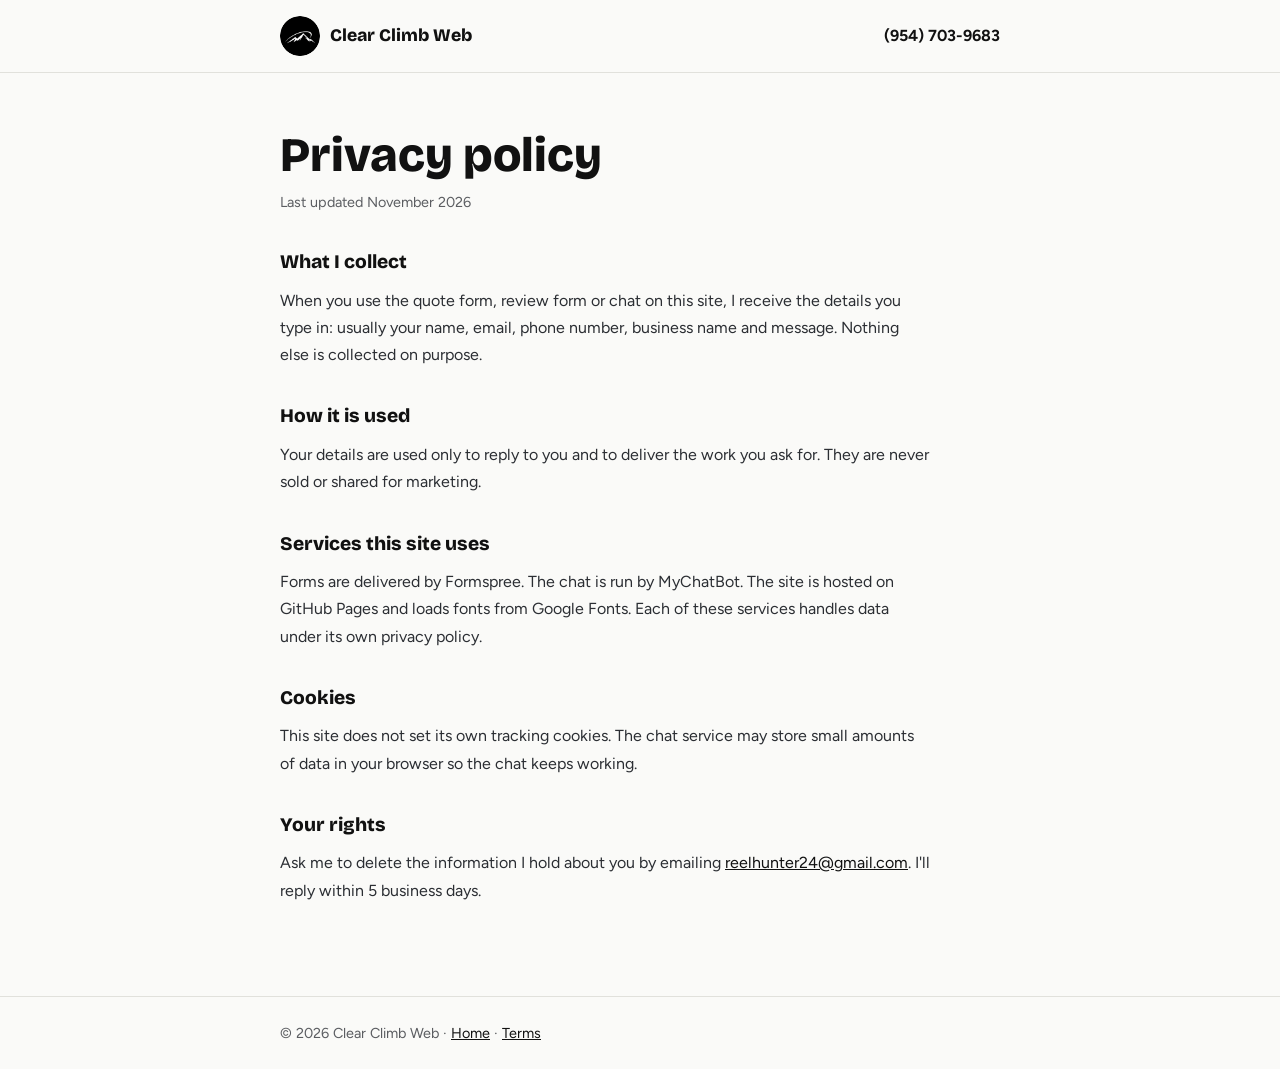
<file: privacy.html>
<!DOCTYPE html>
<html lang="en">
<head>
  <meta charset="UTF-8" />
  <meta name="viewport" content="width=device-width, initial-scale=1.0" />
  <title>Privacy policy | Clear Climb Web</title>
  <meta name="description" content="How Clear Climb Web handles the details you send through its quote form, review form and chat." />
  <link rel="icon" type="image/png" href="logo-mark.png" />
  <meta property="og:image" content="https://clearclimbweb.github.io/og-image.jpg?v=2" />
  <link rel="stylesheet" href="page.css" />
  <link rel="preconnect" href="https://fonts.googleapis.com" />
  <link rel="preconnect" href="https://fonts.gstatic.com" crossorigin />
  <link href="https://fonts.googleapis.com/css2?family=Bricolage+Grotesque:opsz,wght@12..96,800&family=Figtree:wght@400;600;700&display=swap" rel="stylesheet" />
</head>
<body>
  <header><div class="wrap nav"><a class="brand" href="/"><img src="logo-mark.png" alt="" width="40" height="40" /><span>Clear <em>Climb</em> Web</span></a><a class="call" href="tel:+19547039683">(954) 703-9683</a></div></header>
  <main><div class="wrap">
    <h1>Privacy policy</h1>
    <p class="date">Last updated November 2026</p>
    <h2>What I collect</h2>
    <p>When you use the quote form, review form or chat on this site, I receive the details you type in: usually your name, email, phone number, business name and message. Nothing else is collected on purpose.</p>
    <h2>How it is used</h2>
    <p>Your details are used only to reply to you and to deliver the work you ask for. They are never sold or shared for marketing.</p>
    <h2>Services this site uses</h2>
    <p>Forms are delivered by Formspree. The chat is run by MyChatBot. The site is hosted on GitHub Pages and loads fonts from Google Fonts. Each of these services handles data under its own privacy policy.</p>
    <h2>Cookies</h2>
    <p>This site does not set its own tracking cookies. The chat service may store small amounts of data in your browser so the chat keeps working.</p>
    <h2>Your rights</h2>
    <p>Ask me to delete the information I hold about you by emailing <a href="mailto:reelhunter24@gmail.com">reelhunter24@gmail.com</a>. I'll reply within 5 business days.</p>
  </div></main>
  <footer><div class="wrap">© 2026 Clear Climb Web · <a href="/">Home</a> · <a href="terms.html">Terms</a></div></footer>
</body>
</html>
</file>
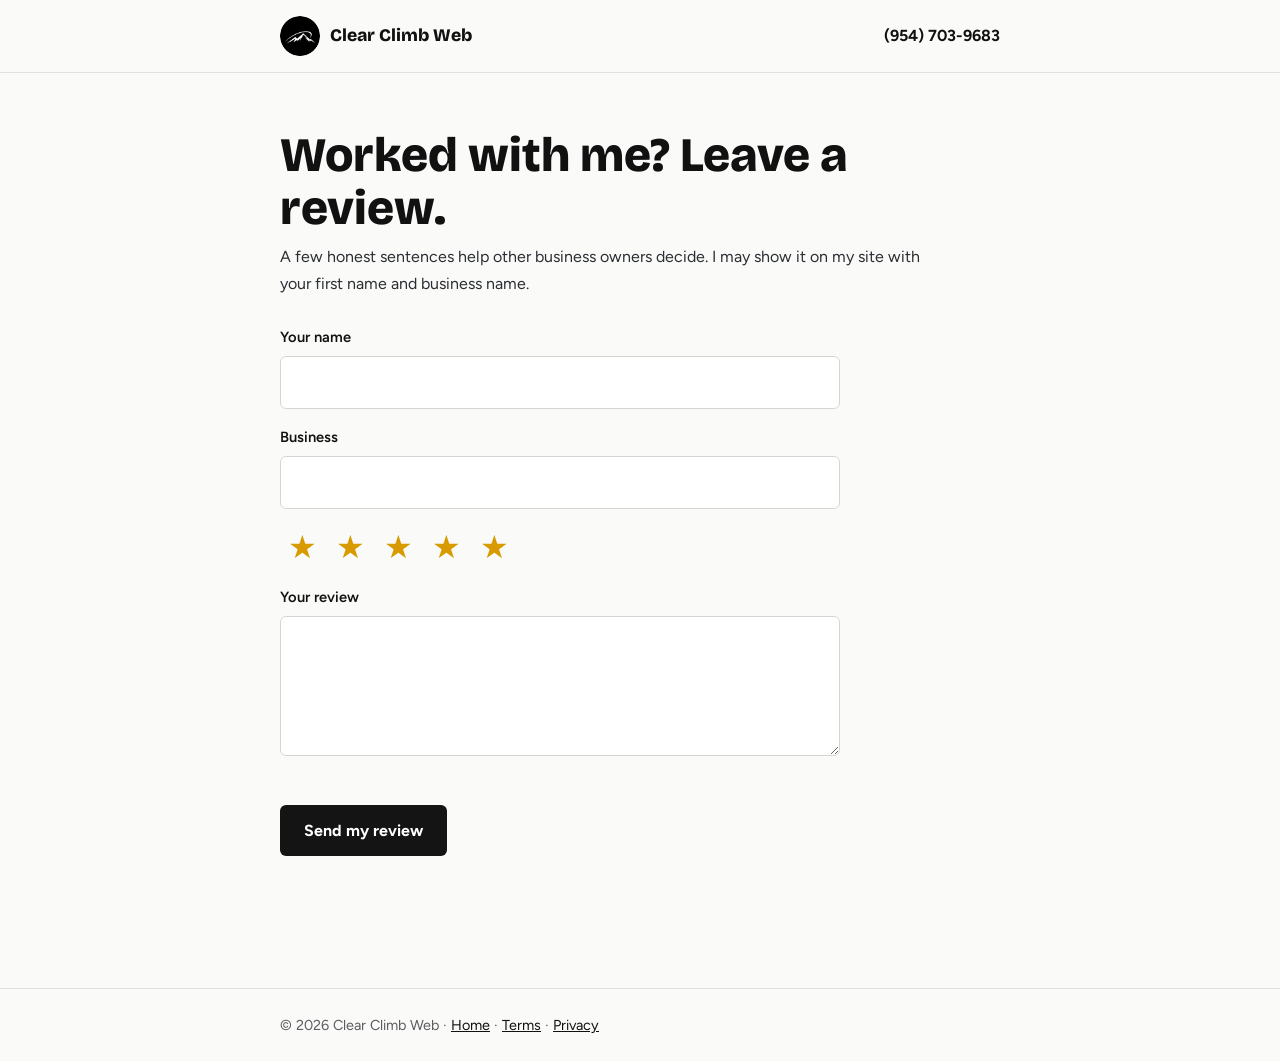
<file: review.html>
<!DOCTYPE html>
<html lang="en">
<head>
  <meta charset="UTF-8" />
  <meta name="viewport" content="width=device-width, initial-scale=1.0" />
  <title>Leave a review | Clear Climb Web</title>
  <meta name="description" content="Worked with Clear Climb Web on your website? Leave a short review. It helps other Florida businesses decide." />
  <meta property="og:image" content="https://clearclimbweb.github.io/og-image.jpg?v=2" />
  <link rel="icon" type="image/png" href="logo-mark.png" />
  <link rel="stylesheet" href="page.css" />
  <link rel="preconnect" href="https://fonts.googleapis.com" />
  <link rel="preconnect" href="https://fonts.gstatic.com" crossorigin />
  <link href="https://fonts.googleapis.com/css2?family=Bricolage+Grotesque:opsz,wght@12..96,800&family=Figtree:wght@400;600;700&display=swap" rel="stylesheet" />
  <style>
    form { display: grid; gap: 16px; margin-top: 28px; max-width: 560px; }
    label { display: block; font-weight: 600; font-size: .92rem; margin-bottom: 6px; }
    input, textarea { width: 100%; font: inherit; padding: 12px 14px; border: 1.5px solid #d6d6d1; border-radius: 6px; min-height: 50px; background: #fff; }
    textarea { min-height: 140px; }
    input:focus, textarea:focus { outline: none; border-color: #141414; box-shadow: 0 0 0 3px rgba(17,17,17,.12); }
    .stars { display: flex; gap: 4px; border: 0; }
    .stars button { background: none; border: 0; font-size: 2rem; line-height: 1; cursor: pointer; color: #c9c5b8; min-width: 44px; min-height: 44px; }
    .stars button.on { color: #d99a00; }
    .hp { position: absolute; left: -9999px; }
    button[type=submit] { border: 0; cursor: pointer; font: inherit; font-weight: 700; justify-self: start; }
    .form-status { font-weight: 700; min-height: 1.5em; }
  </style>
</head>
<body>
  <header><div class="wrap nav"><a class="brand" href="/"><img src="logo-mark.png" alt="" width="40" height="40" /><span>Clear <em>Climb</em> Web</span></a><a class="call" href="tel:+19547039683">(954) 703-9683</a></div></header>
  <main><div class="wrap">
    <h1>Worked with me? Leave a review.</h1>
    <p>A few honest sentences help other business owners decide. I may show it on my site with your first name and business name.</p>
    <form action="https://formspree.io/f/xnpddgkq" method="POST" id="review-form">
      <input type="hidden" name="_subject" value="New review for Clear Climb Web" />
      <input type="hidden" name="form_type" value="review" />
      <input type="text" name="_gotcha" class="hp" tabindex="-1" autocomplete="off" aria-hidden="true" />
      <div><label for="r-name">Your name</label><input id="r-name" name="name" required autocomplete="name" /></div>
      <div><label for="r-biz">Business</label><input id="r-biz" name="business" autocomplete="organization" /></div>
      <fieldset class="stars" aria-label="Rating">
        <legend class="hp">Rating</legend>
        <button type="button" data-star="1" aria-label="1 star">★</button><button type="button" data-star="2" aria-label="2 stars">★</button><button type="button" data-star="3" aria-label="3 stars">★</button><button type="button" data-star="4" aria-label="4 stars">★</button><button type="button" data-star="5" aria-label="5 stars">★</button>
      </fieldset>
      <input type="hidden" name="rating" id="star-input" value="5" />
      <div><label for="r-text">Your review</label><textarea id="r-text" name="review" required></textarea></div>
      <button type="submit" class="btn">Send my review</button>
      <p class="form-status" role="status"></p>
    </form>
  </div></main>
  <footer><div class="wrap">© 2026 Clear Climb Web · <a href="/">Home</a> · <a href="terms.html">Terms</a> · <a href="privacy.html">Privacy</a></div></footer>
  <script>
    const input = document.getElementById('star-input');
    const stars = document.querySelectorAll('[data-star]');
    function setStars(n) { input.value = n; stars.forEach(b => { b.classList.toggle('on', +b.dataset.star <= n); b.setAttribute('aria-pressed', +b.dataset.star === n); }); }
    stars.forEach(b => b.addEventListener('click', () => setStars(+b.dataset.star)));
    setStars(5);
    const form = document.getElementById('review-form');
    form.addEventListener('submit', async e => {
      e.preventDefault();
      const s = form.querySelector('.form-status');
      s.textContent = 'Sending...';
      try {
        const r = await fetch(form.action, { method: 'POST', body: new FormData(form), headers: { Accept: 'application/json' } });
        if (!r.ok) throw new Error();
        s.textContent = 'Thanks for the review.'; form.reset(); setStars(5);
      } catch { s.textContent = 'That did not send. Please call or text (954) 703-9683.'; }
    });
  </script>
</body>
</html>
</file>
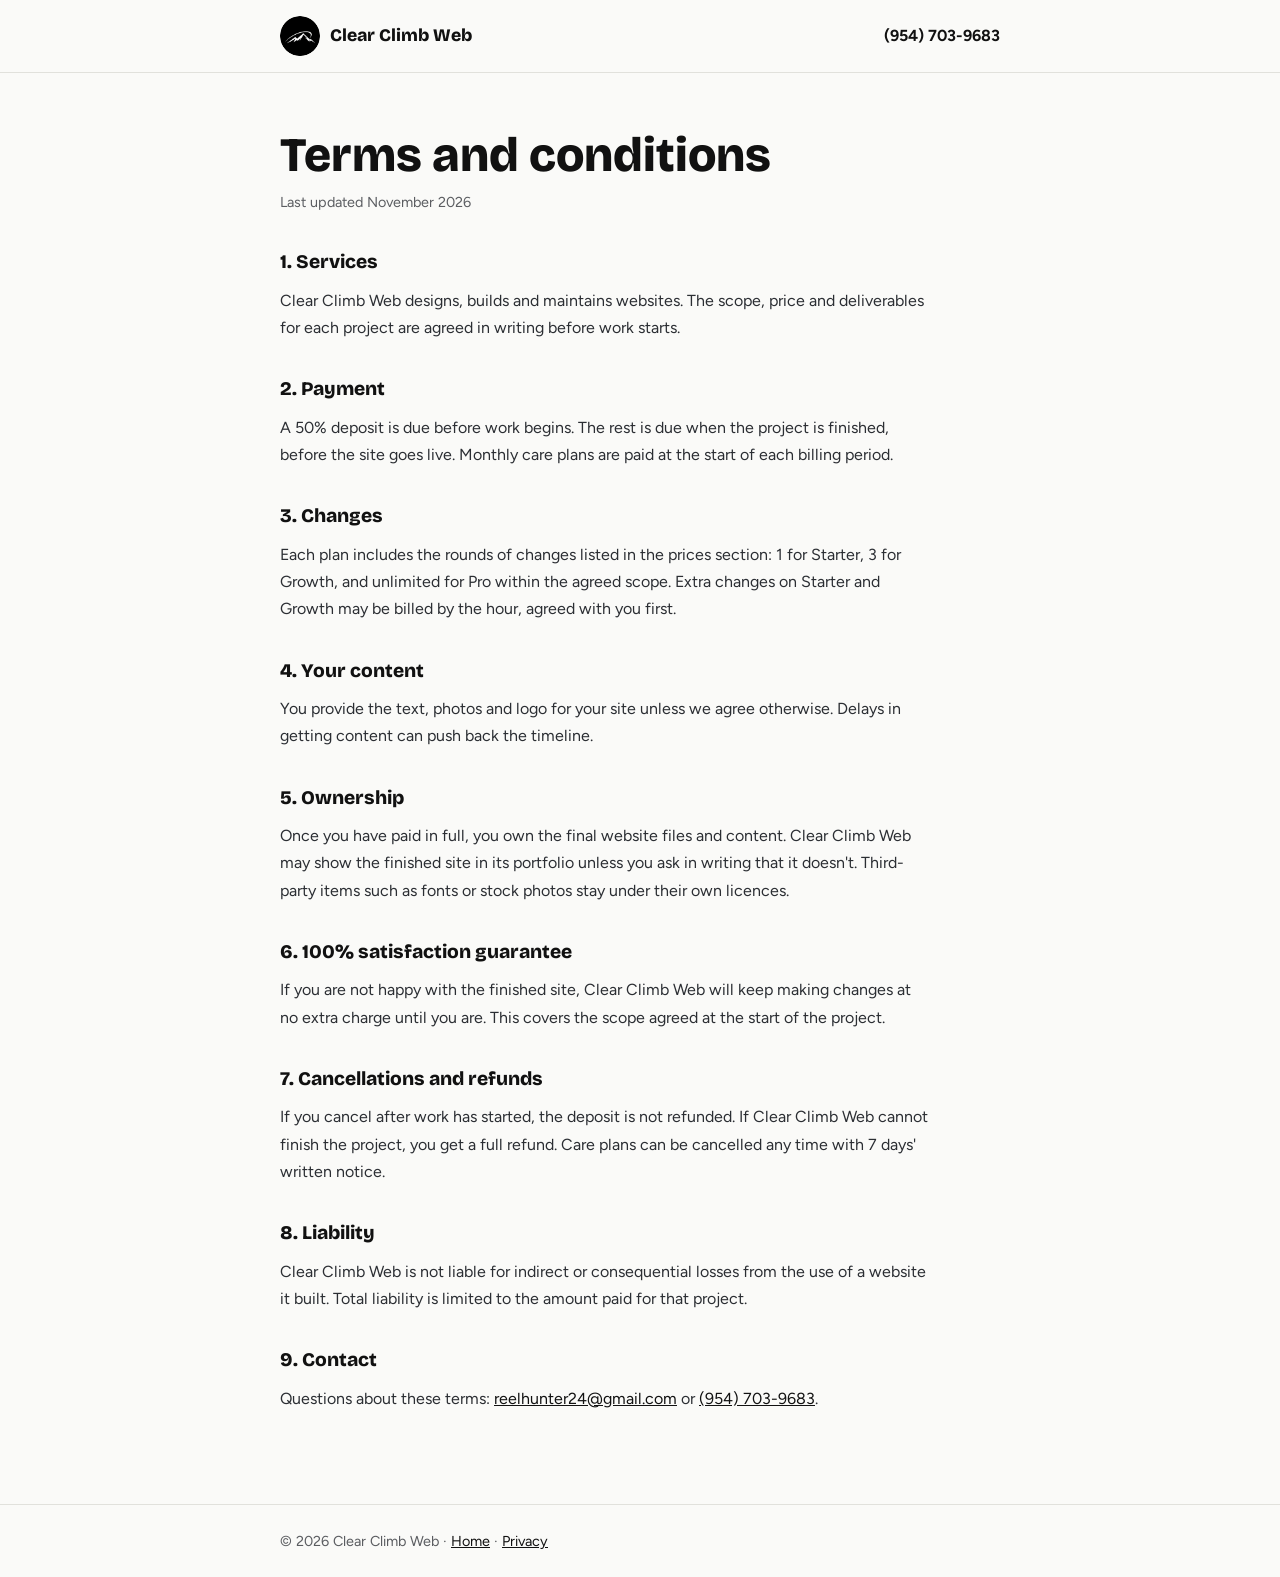
<file: terms.html>
<!DOCTYPE html>
<html lang="en">
<head>
  <meta charset="UTF-8" />
  <meta name="viewport" content="width=device-width, initial-scale=1.0" />
  <title>Terms and conditions | Clear Climb Web</title>
  <meta name="description" content="Terms and conditions for website projects and care plans from Clear Climb Web, a Florida web design business." />
  <link rel="icon" type="image/png" href="logo-mark.png" />
  <meta property="og:image" content="https://clearclimbweb.github.io/og-image.jpg?v=2" />
  <link rel="stylesheet" href="page.css" />
  <link rel="preconnect" href="https://fonts.googleapis.com" />
  <link rel="preconnect" href="https://fonts.gstatic.com" crossorigin />
  <link href="https://fonts.googleapis.com/css2?family=Bricolage+Grotesque:opsz,wght@12..96,800&family=Figtree:wght@400;600;700&display=swap" rel="stylesheet" />
</head>
<body>
  <header><div class="wrap nav"><a class="brand" href="/"><img src="logo-mark.png" alt="" width="40" height="40" /><span>Clear <em>Climb</em> Web</span></a><a class="call" href="tel:+19547039683">(954) 703-9683</a></div></header>
  <main><div class="wrap">
    <h1>Terms and conditions</h1>
    <p class="date">Last updated November 2026</p>
    <h2>1. Services</h2>
    <p>Clear Climb Web designs, builds and maintains websites. The scope, price and deliverables for each project are agreed in writing before work starts.</p>
    <h2>2. Payment</h2>
    <p>A 50% deposit is due before work begins. The rest is due when the project is finished, before the site goes live. Monthly care plans are paid at the start of each billing period.</p>
    <h2>3. Changes</h2>
    <p>Each plan includes the rounds of changes listed in the prices section: 1 for Starter, 3 for Growth, and unlimited for Pro within the agreed scope. Extra changes on Starter and Growth may be billed by the hour, agreed with you first.</p>
    <h2>4. Your content</h2>
    <p>You provide the text, photos and logo for your site unless we agree otherwise. Delays in getting content can push back the timeline.</p>
    <h2>5. Ownership</h2>
    <p>Once you have paid in full, you own the final website files and content. Clear Climb Web may show the finished site in its portfolio unless you ask in writing that it doesn't. Third-party items such as fonts or stock photos stay under their own licences.</p>
    <h2>6. 100% satisfaction guarantee</h2>
    <p>If you are not happy with the finished site, Clear Climb Web will keep making changes at no extra charge until you are. This covers the scope agreed at the start of the project.</p>
    <h2>7. Cancellations and refunds</h2>
    <p>If you cancel after work has started, the deposit is not refunded. If Clear Climb Web cannot finish the project, you get a full refund. Care plans can be cancelled any time with 7 days' written notice.</p>
    <h2>8. Liability</h2>
    <p>Clear Climb Web is not liable for indirect or consequential losses from the use of a website it built. Total liability is limited to the amount paid for that project.</p>
    <h2>9. Contact</h2>
    <p>Questions about these terms: <a href="mailto:reelhunter24@gmail.com">reelhunter24@gmail.com</a> or <a href="tel:+19547039683">(954) 703-9683</a>.</p>
  </div></main>
  <footer><div class="wrap">© 2026 Clear Climb Web · <a href="/">Home</a> · <a href="privacy.html">Privacy</a></div></footer>
</body>
</html>
</file>
<file: page.css>
:root { --ink:#111111; --muted:#5b5d61; --rule:#e1e1dc; --accent-ink:#111111; }
* { box-sizing:border-box; margin:0; padding:0; }
body { background:#fafaf8; font-family:'Figtree',Arial,sans-serif; color:var(--ink); line-height:1.7; -webkit-font-smoothing:antialiased; }
header { border-bottom:1px solid var(--rule); }
.wrap { max-width:760px; margin:0 auto; padding:0 20px; }
.nav { display:flex; align-items:center; justify-content:space-between; height:72px; gap:16px; }
.brand { display:inline-flex; align-items:center; gap:10px; text-decoration:none; color:var(--ink); font-family:'Bricolage Grotesque',sans-serif; font-weight:900; font-size:1.1rem; white-space:nowrap; }
.brand img { width:40px; height:40px; border-radius:50%; }
.brand em { font-style:normal; color:var(--accent-ink); }
.call { color:var(--ink); font-weight:700; text-decoration:none; min-height:44px; display:inline-flex; align-items:center; }
main { padding:56px 0 80px; }
h1 { font-family:'Bricolage Grotesque',sans-serif; font-weight:900; font-size:clamp(2rem,1.6rem + 2vw,3rem); line-height:1.1; margin-bottom:8px; }
h2 { font-family:'Bricolage Grotesque',sans-serif; font-weight:800; font-size:1.2rem; margin:32px 0 8px; }
p { margin-bottom:12px; color:#2b2e33; max-width:65ch; }
.date { color:var(--muted); font-size:.9rem; margin-bottom:24px; }
a { color:var(--accent-ink); }
.btn { display:inline-block; margin-top:24px; background:var(--ink); color:#fff; text-decoration:none; font-weight:700; padding:12px 24px; border-radius:4px; }
footer { border-top:1px solid var(--rule); padding:24px 0; color:var(--muted); font-size:.9rem; }
:focus-visible { outline:3px solid var(--accent-ink); outline-offset:3px; }
.btn { display:inline-flex; align-items:center; min-height:50px; padding:12px 24px; background:#141414; color:#fff; border-radius:6px; text-decoration:none; font-weight:700; }
</file>
